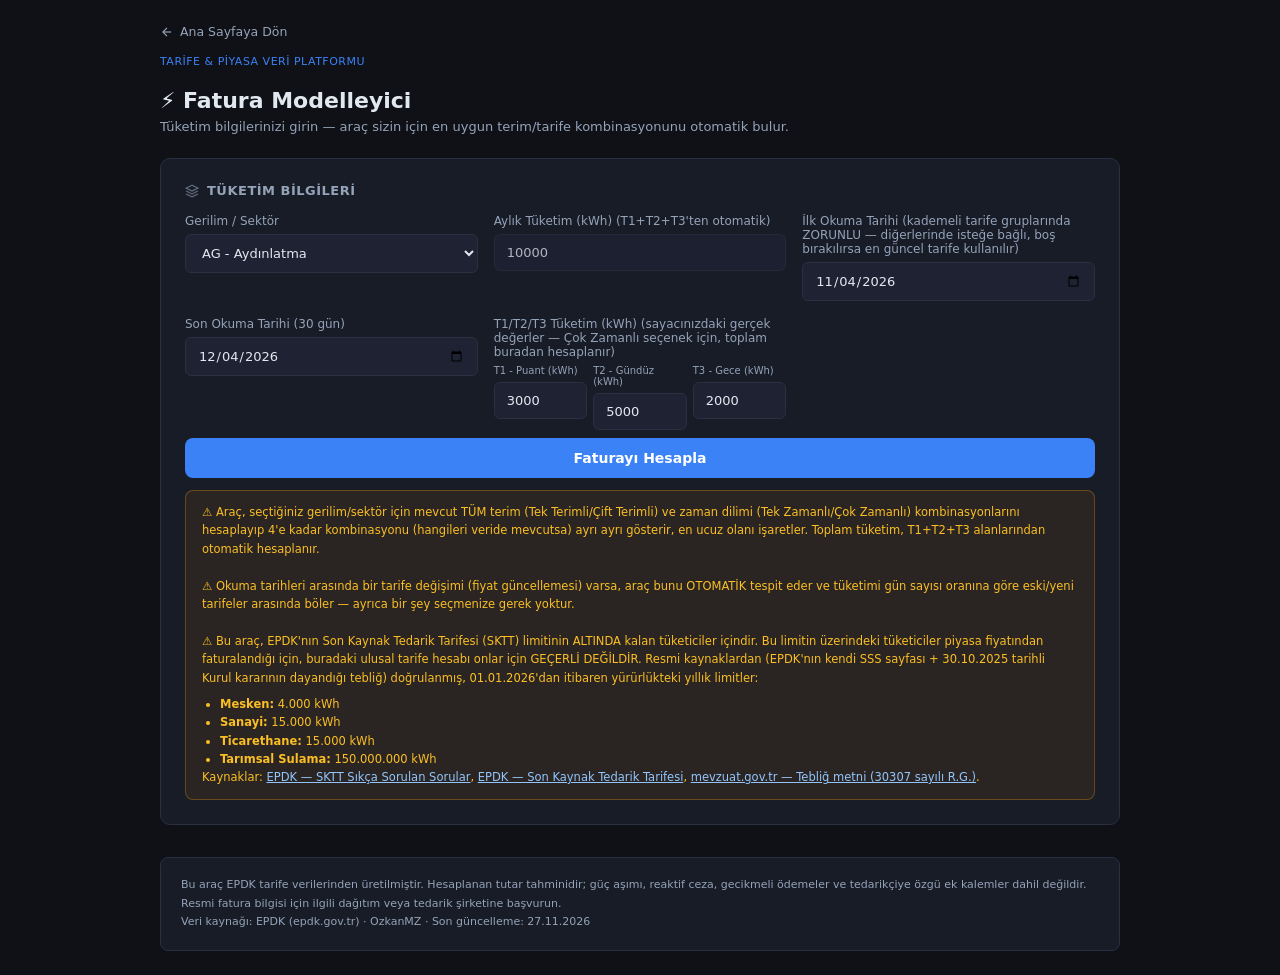
<file: fatura_modelleyici.html>
<!--
  ═══════════════════════════════════════════════════════════════════
  UYARI: BU BİR ŞABLON DOSYASIDIR — DOĞRUDAN AÇMAYIN / KULLANMAYIN.
  İçindeki yer tutucular (FATURA_CSS, GUNCEL_ZAMAN gibi isimler,
  çift süslü parantez içinde geçer) sadece fatura_modelleyici_uret.py
  çalıştırıldığında gerçek veriyle doldurulur.

  GERÇEK, ÇALIŞAN FATURA MODELLEYİCİ HER ZAMAN ŞURADADIR:
  Ciktilar\fatura_modelleyici.html

  Bu dosyayı (fatura_template.html) doğrudan bir tarayıcıya sürüklerseniz
  veya bir HTML önizleyicisine yapıştırırsanız doldurulmamış yer tutucular
  görürsünüz — bu normaldir, dosya bozuk değildir, sadece
  yanlış dosya açılmıştır.
  ═══════════════════════════════════════════════════════════════════
-->
<!DOCTYPE html>
<html lang="tr">
<head>
<meta charset="UTF-8">
<meta name="viewport" content="width=device-width, initial-scale=1.0">
<!-- CSP (08.08.2026, Faz 2 madde 2, Seçenek A — panel_template.html'deki
     AYNI gerekçe ve karar, tutarlılık için buraya da uygulandı). Ana
     panelden TEK farkı: burada Chart.js/CDN hiç kullanılmadığı için
     https://cdn.jsdelivr.net script-src'ye eklenmedi (en az yetki
     ilkesi — gerçekten kullanılmayan bir izin verilmez). -->
<meta http-equiv="Content-Security-Policy" content="default-src 'self'; script-src 'self' 'unsafe-inline'; style-src 'self' 'unsafe-inline' https://fonts.googleapis.com; font-src https://fonts.gstatic.com; img-src 'self' data:; object-src 'none'; base-uri 'self'; form-action 'self'">
<!-- HTML head/footer eşitleme (bkz. KARARLAR.md K183): favicon, panel_template.html
     ile AYNI ikon (aynı inline SVG logo) — önceden sadece panelde <link rel="icon">
     olarak tanımlıydı. -->
<link rel="icon" href="data:image/svg+xml,%3Csvg xmlns='http://www.w3.org/2000/svg' viewBox='0 0 240 240'%3E%3Cpath d='M 201.0 107.9 Q 208.0 120.0 201.0 132.1 L 171.0 184.1 Q 164.0 196.2 150.0 196.2 L 90.0 196.2 Q 76.0 196.2 69.0 184.1 L 39.0 132.1 Q 32.0 120.0 39.0 107.9 L 69.0 55.9 Q 76.0 43.8 90.0 43.8 L 150.0 43.8 Q 164.0 43.8 171.0 55.9 Z' fill='%23111e3d'/%3E%3Cpath d='M 201.0 107.9 Q 208.0 120.0 201.0 132.1 L 171.0 184.1 Q 164.0 196.2 150.0 196.2 L 90.0 196.2 Q 76.0 196.2 69.0 184.1 L 39.0 132.1 Q 32.0 120.0 39.0 107.9 L 69.0 55.9 Q 76.0 43.8 90.0 43.8 L 150.0 43.8 Q 164.0 43.8 171.0 55.9 Z' fill='none' stroke='%23b8934a' stroke-width='3'/%3E%3Cpolygon points='148,58 96,112 124,120 88,190 170,112 138,102' fill='%23e8dcc4'/%3E%3C/svg%3E">
<title>Fatura Modelleyici</title>
<link href="https://fonts.googleapis.com/css2?family=IBM+Plex+Sans:wght@400;500;600&family=IBM+Plex+Mono&display=swap" rel="stylesheet">
<style>/* ortak_tasarim_tokenlari.css — Panel ve Fatura Modelleyici arasında ORTAK
   olan temel tasarım token'ları (:root değişkenleri) için TEK kaynak.

   Kod tekrarı konsolidasyonu (bkz. KARARLAR.md K182): bu 11 değişken
   önceden hem panel_styles.css'in hem fatura_styles.css'in kendi :root
   bloklarında BİREBİR AYNI değerlerle iki kez elle yazılıydı — biri
   güncellenip diğeri unutulursa (ör. bir renk kodu değişse) iki sayfa
   sessizce birbirinden farklı görünmeye başlayabilirdi.

   NASIL ÇALIŞIYOR: birlesik_panel_uret.py ve fatura_modelleyici_uret.py,
   kendi panel_styles.css/fatura_styles.css içeriklerini okumadan HEMEN
   ÖNCE bu dosyanın içeriğini okuyup HTML çıktısına ekliyor. CSS'te aynı
   :root seçicisi birden fazla kez tanımlanabilir ve tüm bildirimler
   BİRİKİMLİ olarak uygulanır (çakışan bir özellik adı yoksa sıralamanın
   önemi yoktur) — bu yüzden bu bölünme, tarayıcıda görünen sonucu
   DEĞİŞTİRMEZ. Doğrulaması: dogrulama_calistir.py / KARARLAR.md K182'de
   açıklanan token-seti karşılaştırma testi.

   YENİ bir token eklerken: gerçekten HER İKİ sayfada da kullanılacaksa
   buraya ekleyin; sadece birinde kullanılacaksa ilgili sayfanın kendi
   panel_styles.css/fatura_styles.css dosyasına ekleyin (ör. --acc-light
   sadece panelde kullanıldığı için panel_styles.css'te kaldı). */
:root{--bg:#0f1117;--sur:#181c27;--sur2:#1e2233;--brd:#2a2f42;--acc:#3b82f6;--grn:#22c55e;--red:#ef4444;--txt:#e2e8f0;--mut:#94a3b8;--font:'IBM Plex Sans',system-ui,sans-serif;--mono:'IBM Plex Mono',monospace;}
/* Enerji-Portali — Fatura Modelleyici Stilleri (M8-Kademe2) */
/* Bu sayfanın tüm :root token'ları (--bg/--sur/--sur2/--brd/--acc/--grn/
   --red/--txt/--mut/--font/--mono) panel_styles.css ile BİREBİR ORTAKTI —
   artık ortak_tasarim_tokenlari.css'te TEK yerden yönetiliyor (bkz.
   KARARLAR.md K182). fatura_modelleyici_uret.py o dosyanın içeriğini bu
   dosyadan HEMEN ÖNCE ekliyor; bu yüzden burada ayrıca bir :root bloğuna
   gerek yok. */
*{box-sizing:border-box;margin:0;padding:0}
body{background:var(--bg);color:var(--txt);font-family:var(--font);min-height:100vh;padding:24px}
h1{font-size:22px;font-weight:600;margin-bottom:4px}
.eyebrow{font-size:11px;color:var(--acc);font-weight:500;text-transform:uppercase;letter-spacing:.5px;margin-bottom:20px}
.kart{background:var(--sur);border:1px solid var(--brd);border-radius:10px;padding:24px;margin-bottom:20px}
.kart-baslik{font-size:13px;font-weight:600;color:var(--mut);text-transform:uppercase;letter-spacing:.5px;margin-bottom:16px;display:flex;align-items:center;gap:8px}
.kart-baslik svg{opacity:.6}
.form-grid{display:grid;grid-template-columns:repeat(auto-fill,minmax(220px,1fr));gap:16px}
label{display:block;font-size:12px;color:var(--mut);margin-bottom:6px;font-weight:500}
select,input{width:100%;background:var(--sur2);border:1px solid var(--brd);border-radius:6px;padding:10px 12px;color:var(--txt);font-family:var(--font);font-size:13px;outline:none;transition:.15s}
select:focus,input:focus{border-color:var(--acc);box-shadow:0 0 0 2px rgba(59,130,246,.15)}
.btn{background:var(--acc);color:#fff;border:none;border-radius:8px;padding:12px 28px;font-size:14px;font-weight:600;font-family:var(--font);cursor:pointer;transition:.15s;width:100%;margin-top:8px}
.btn:hover{background:#2563eb}
.sonuc-grid{display:grid;grid-template-columns:repeat(auto-fit,minmax(280px,1fr));gap:20px}
.tarife-grid{display:grid;grid-template-columns:repeat(auto-fit,minmax(280px,1fr));gap:20px;margin-bottom:20px}
.sonuc-tablo{width:100%;border-collapse:collapse;font-size:13px}
.sonuc-tablo tr{border-bottom:1px solid var(--brd)}
.sonuc-tablo tr:last-child{border-bottom:none}
.sonuc-tablo td{padding:10px 8px}
.sonuc-tablo td:last-child{text-align:right;font-family:var(--mono);color:#93c5fd}
.sonuc-tablo tr.toplam{background:var(--sur2)}
.sonuc-tablo tr.toplam td{font-weight:600;font-size:14px}
.sonuc-tablo tr.toplam td:last-child{color:#fbbf24;font-size:15px}
.fark-kutu{border-radius:8px;padding:16px 20px;margin-top:0}
.fark-kutu.avantaj{background:rgba(34,197,94,.08);border:1px solid rgba(34,197,94,.3)}
.fark-kutu.dezavantaj{background:rgba(239,68,68,.08);border:1px solid rgba(239,68,68,.3)}
.fark-baslik{font-size:12px;color:var(--mut);margin-bottom:6px;font-weight:500}
.fark-deger{font-size:22px;font-weight:700;font-family:var(--mono)}
.fark-deger.avantaj{color:var(--grn)}
.fark-deger.dezavantaj{color:var(--red)}
.fark-aciklama{font-size:12px;margin-top:6px;opacity:.8}
.badge{display:inline-block;padding:3px 10px;border-radius:20px;font-size:11px;font-weight:600}
.badge-grn{background:rgba(34,197,94,.15);color:#4ade80}
.badge-red{background:rgba(239,68,68,.15);color:#f87171}
.kart-baslik .badge{margin-left:auto;text-transform:none;letter-spacing:0;}
.hidden{display:none}
.uyari{background:rgba(245,158,11,.08);border:1px solid rgba(245,158,11,.3);border-radius:8px;padding:12px 16px;font-size:11.5px;color:#fbbf24;line-height:1.6;margin-top:8px}
.footer{margin-top:32px;padding:18px 20px;background:var(--sur);border:1px solid var(--brd);border-radius:8px;color:var(--mut);font-size:11px;line-height:1.7}
.ust-cubuk{display:flex;justify-content:space-between;align-items:center;margin-bottom:16px;}
.dil-degistirici{display:flex;background:var(--sur2);border:1px solid var(--brd);border-radius:6px;overflow:hidden;flex-shrink:0;}
.dil-btn{background:transparent;border:none;color:var(--mut);font-size:11px;font-family:var(--mono);font-weight:600;padding:6px 10px;cursor:pointer;transition:.15s;}
.dil-btn:hover{color:var(--txt);}
.dil-btn.active{background:var(--acc);color:#fff;}
.dil-btn:not(:last-child){border-right:1px solid var(--brd);}
.sadece-yazdir{display:none}

/* PRINT / PDF ÇIKTISI (08.08.2026, Faz 2 madde 3 — G'nin de önerdiği
   "@media print, sıfır kütüphare bağımlılığı" yaklaşımı). Kullanıcı
   tarayıcının kendi Yazdır (Ctrl+P) diyaloğunda "PDF olarak kaydet"
   seçtiğinde devreye girer — hiçbir ek kütüphane/sunucu gerekmiyor,
   mevcut tek-dosya-offline mimariyle tam uyumlu. Koyu tema kağıda
   yazdırılmaya uygun değil (mürekkep israfı + okunaksız) — bu yüzden
   print modunda TÜM renkler açık temaya (siyah yazı, beyaz zemin)
   bilerek çevriliyor; ekran teması hiç değişmiyor. */
@media print {
  body{background:#fff;color:#111;padding:0;font-size:11px;}
  #girisFormu, .btn, .dil-degistirici, .uyari a{display:none !important;}
  .sadece-yazdir{display:block;margin-bottom:16px;border-bottom:2px solid #111;padding-bottom:10px;}
  .kart{background:#fff;border:1px solid #ccc;box-shadow:none;page-break-inside:avoid;margin-bottom:12px;}
  .kart-baslik{color:#111;}
  .fark-kutu.avantaj{background:#f0fdf4;border-color:#86efac;}
  .fark-kutu.dezavantaj{background:#fef2f2;border-color:#fca5a5;}
  .fark-deger.avantaj{color:#15803d;}
  .fark-deger.dezavantaj{color:#b91c1c;}
  .sonuc-tablo td{color:#111;}
  .sonuc-tablo td:last-child{color:#111;}
  .sonuc-tablo tr.toplam{background:#f3f4f6;}
  .sonuc-tablo tr.toplam td:last-child{color:#111;}
  .footer{background:#fff;border-color:#ccc;color:#555;}
  a{color:#111 !important;text-decoration:none;}
}
</style>
</head>
<!-- Yalnızca yazdırma/PDF çıktısında görünür, ekranda gizli — kurumsal
     antet (G'nin "resmi logolu antet" önerisi, kütüphanesiz sürümü). -->
<body>
<div class="sadece-yazdir">
  <strong style="font-size:16px;">Tarife &amp; Piyasa Veri Platformu — Fatura Modelleyici Raporu</strong><br>
  <span style="font-size:11px;color:#555;">Rapor tarihi: 27.11.2026 · ozkanmz.github.io/tarife-platform · Bu, EPDK/EPİAŞ açık verilerine dayanan bağımsız bir simülasyon aracıdır, resmi bir belge değildir.</span>
</div>

<div style="max-width:960px;margin:0 auto">

<!-- AS7 (27.07.2026, kullanıcı talebi): Ana panele geri dönüş linki.
     ÖNEMLİ İNCELİK: ana panel yerelde "Tarife_Piyasa_Veri_Platformu.html"
     adıyla dururken, canlı sitede (github_yayinla.py/canli-otomasyon.yml
     tarafından) "index.html" adıyla yayınlanıyor — TEK bir sabit href
     ikisinde de çalışmaz. Bu yüzden href, sayfa yüklenince JS ile
     location.protocol kontrolüyle DOĞRU dosya adına ayarlanıyor
     (id="anaSayfaLink", script bloğunun en başında çözülüyor).
     Yeni sekmede AÇMIYOR (bilerek) — bu link "geri dön" niyetinde,
     kullanıcı zaten Fatura Modelleyici'yi genelde ana panelden yeni
     sekmede açmıştı, burada mevcut sekmede geri dönmesi daha doğal. -->
<div class="ust-cubuk">
  <a id="anaSayfaLink" href="#" style="display:inline-flex;align-items:center;gap:6px;color:var(--mut);font-size:12.5px;text-decoration:none;">
    <svg width="14" height="14" viewBox="0 0 24 24" fill="none" stroke="currentColor" stroke-width="2"><line x1="19" y1="12" x2="5" y2="12"/><polyline points="12 19 5 12 12 5"/></svg>
    <span data-i18n="anaSayfayaDon">Ana Sayfaya Dön</span>
  </a>
  <!-- DİL ÖZELLİĞİ GEÇİCİ OLARAK DEVRE DIŞI (30.07.2026) — ana panelle aynı karar.
  <div class="dil-degistirici" title="Language / Dil">
    <button id="dilBtnTr" class="dil-btn active" onclick="dilDegistir('tr')">TR</button>
    <button id="dilBtnEn" class="dil-btn" onclick="dilDegistir('en')">EN</button>
  </div>
  -->
</div>

<div class="eyebrow" data-i18n="eyebrow">Tarife & Piyasa Veri Platformu</div>
<h1>⚡ <span data-i18n="faturaModelleyiciBaslik">Fatura Modelleyici</span></h1>
<p style="color:var(--mut);font-size:13px;margin-top:6px;margin-bottom:24px" data-i18n="giristAciklama">
  Tüketim bilgilerinizi girin — araç sizin için en uygun terim/tarife kombinasyonunu otomatik bulur.
</p>

<!-- GİRİŞ FORMU -->
<div class="kart" id="girisFormu">
  <div class="kart-baslik">
    <svg width="14" height="14" viewBox="0 0 24 24" fill="none" stroke="currentColor" stroke-width="2"><path d="M12 2L2 7l10 5 10-5-10-5z"/><path d="M2 17l10 5 10-5M2 12l10 5 10-5"/></svg>
    <span data-i18n="tuketimBilgileri">Tüketim Bilgileri</span>
  </div>
  <div class="form-grid">
    <div>
      <label for="selAbone" data-i18n="gerilimSektor">Gerilim / Sektör</label>
      <select id="selAbone" onchange="aboneGuncelle()"></select>
    </div>
    <div>
      <label for="inpTuketim"><span data-i18n="aylikTuketim">Aylık Tüketim (kWh)</span> <span style="color:var(--mut);font-weight:400;" data-i18n="otomatikT1T2T3">(T1+T2+T3'ten otomatik)</span></label>
      <input type="number" id="inpTuketim" value="0" readonly style="opacity:.75;cursor:not-allowed;">
    </div>
    <div>
      <label for="inpIlkOkuma"><span data-i18n="ilkOkumaTarihi">İlk Okuma Tarihi</span> <span style="color:var(--mut);font-weight:400;" data-i18n="ilkOkumaNotu">(kademeli tarife gruplarında ZORUNLU — diğerlerinde isteğe bağlı, boş bırakılırsa en güncel tarife kullanılır)</span></label>
      <input type="date" id="inpIlkOkuma" onchange="gunSayisiGuncelle()">
    </div>
    <div>
      <label for="inpSonOkuma"><span data-i18n="sonOkumaTarihi">Son Okuma Tarihi</span> <span id="lblGunSayisi" style="color:var(--mut);font-weight:400;"></span></label>
      <input type="date" id="inpSonOkuma" onchange="gunSayisiGuncelle()">
    </div>
    <div id="wrapGuc" class="hidden">
      <label for="inpGuc"><span data-i18n="anlasmaGucu">Anlaşma Gücü (kW)</span> <span style="color:var(--mut);font-weight:400;" data-i18n="ciftTerimliNotu">(Çift Terimli seçenek için)</span></label>
      <input type="number" id="inpGuc" value="100" min="1" data-i18n-placeholder="gucOrnekIpucu" placeholder="örn. 100">
    </div>
    <div id="wrapZaman">
      <label><span data-i18n="t1t2t3Tuketim">T1/T2/T3 Tüketim (kWh)</span> <span style="color:var(--mut);font-weight:400;" data-i18n="t1t2t3Notu">(sayacınızdaki gerçek değerler — Çok Zamanlı seçenek için, toplam buradan hesaplanır)</span></label>
      <div style="display:grid;grid-template-columns:1fr 1fr 1fr;gap:6px;margin-top:6px">
        <div><label for="inpPuant" style="font-size:10px" data-i18n="t1Puant">T1 - Puant (kWh)</label><input type="number" id="inpPuant" value="3000" min="0" oninput="tuketimGuncelle()"></div>
        <div><label for="inpGunduz" style="font-size:10px" data-i18n="t2Gunduz">T2 - Gündüz (kWh)</label><input type="number" id="inpGunduz" value="5000" min="0" oninput="tuketimGuncelle()"></div>
        <div><label for="inpGece" style="font-size:10px" data-i18n="t3Gece">T3 - Gece (kWh)</label><input type="number" id="inpGece" value="2000" min="0" oninput="tuketimGuncelle()"></div>
      </div>
    </div>
  </div>
  <button class="btn" onclick="hesapla()" data-i18n="faturayiHesapla">Faturayı Hesapla</button>
  <div class="uyari" style="margin-top:12px">
    <span data-i18n="uyari1">⚠ Araç, seçtiğiniz gerilim/sektör için mevcut TÜM terim (Tek Terimli/Çift Terimli) ve zaman dilimi
    (Tek Zamanlı/Çok Zamanlı) kombinasyonlarını hesaplayıp 4'e kadar kombinasyonu (hangileri veride
    mevcutsa) ayrı ayrı gösterir, en ucuz olanı işaretler. Toplam tüketim, T1+T2+T3 alanlarından
    otomatik hesaplanır.</span>
    <br><br>
    <span data-i18n="uyari2">⚠ Okuma tarihleri arasında bir tarife değişimi (fiyat güncellemesi) varsa, araç bunu OTOMATİK
    tespit eder ve tüketimi gün sayısı oranına göre eski/yeni tarifeler arasında böler — ayrıca bir
    şey seçmenize gerek yoktur.</span>
    <br><br>
    <span data-i18n="uyari3Baslik">⚠ Bu araç, EPDK'nın Son Kaynak Tedarik Tarifesi (SKTT) limitinin ALTINDA kalan tüketiciler içindir.
    Bu limitin üzerindeki tüketiciler piyasa fiyatından faturalandığı için, buradaki ulusal tarife hesabı
    onlar için GEÇERLİ DEĞİLDİR. Resmi kaynaklardan (EPDK'nın kendi SSS sayfası + 30.10.2025 tarihli
    Kurul kararının dayandığı tebliğ) doğrulanmış, 01.01.2026'dan itibaren yürürlükteki yıllık limitler:</span>
    <ul style="margin:8px 0 0 18px;padding:0;">
      <li><strong data-i18n="meskenEtiket">Mesken:</strong> 4.000 kWh</li>
      <li><strong data-i18n="sanayiEtiket">Sanayi:</strong> 15.000 kWh</li>
      <li><strong data-i18n="ticarethaneEtiket">Ticarethane:</strong> 15.000 kWh</li>
      <li><strong data-i18n="tarimsalSulamaEtiket">Tarımsal Sulama:</strong> 150.000.000 kWh</li>
    </ul>
    <span data-i18n="kaynaklarEtiket">Kaynaklar:</span>
    <a href="https://www.epdk.gov.tr/Detay/Icerik/16-38/son-kaynak-tedarik-tarifesi-sktt-sikca-sorulan-" target="_blank" rel="noopener" style="color:#93c5fd;" data-i18n="kaynakSktt1">EPDK — SKTT Sıkça Sorulan Sorular</a>,
    <a href="https://www.epdk.gov.tr/Detay/Icerik/3-15589/son-kaynak-tedarik-tarifesi" target="_blank" rel="noopener" style="color:#93c5fd;" data-i18n="kaynakSktt2">EPDK — Son Kaynak Tedarik Tarifesi</a>,
    <a href="https://mevzuat.gov.tr/File/GeneratePdf?mevzuatNo=24339&mevzuatTur=Teblig&mevzuatTertip=5" target="_blank" rel="noopener" style="color:#93c5fd;" data-i18n="kaynakTeblig">mevzuat.gov.tr — Tebliğ metni (30307 sayılı R.G.)</a>.
  </div>
</div>

<!-- SONUÇLAR -->
<div id="sonuclar" class="hidden">
  <button class="btn" style="width:auto;padding:8px 18px;font-size:12px;margin-bottom:16px;background:var(--sur2);color:var(--txt);border:1px solid var(--brd);" onclick="window.print()">
    <span data-i18n="raporuYazdir">🖨 Raporu Yazdır / PDF Olarak Kaydet</span>
  </button>
  <!-- Tarife Faturası/ları (1-4 kart, JS ile üretilir) -->
  <div class="tarife-grid" id="tarifeKartlari"></div>

  <div class="kart">
    <div class="kart-baslik">
      <svg width="14" height="14" viewBox="0 0 24 24" fill="none" stroke="currentColor" stroke-width="2"><path d="M3 3v18h18"/><path d="M18 9l-5 5-3-3-4 4"/></svg>
      <span data-i18n="ozet">Özet</span>
    </div>
    <div class="fark-kutu" id="kutuTarife">
      <div class="fark-baslik" data-i18n="enUcuzTarifeSecenegi">En Ucuz Tarife Seçeneği</div>
      <div class="fark-deger" id="degerTarife"></div>
    </div>
    <div class="fark-kutu" id="kutuSktt" style="display:none;margin-top:12px;">
      <div class="fark-baslik" data-i18n="skttDurumBaslik">SKTT Limit Durumu (yıllıklaştırılmış projeksiyon)</div>
      <div class="fark-deger" id="degerSktt"></div>
      <div class="fark-aciklama" id="aciklamaSktt"></div>
    </div>
  </div>

  <!-- ESKİ TARİFE İLE KIYASLA -->
  <div class="kart">
    <div class="kart-baslik">
      <svg width="14" height="14" viewBox="0 0 24 24" fill="none" stroke="currentColor" stroke-width="2"><circle cx="12" cy="12" r="10"/><polyline points="12 6 12 12 16 14"/></svg>
      <span data-i18n="farkliDonemleKiyasla">Farklı Bir Tarife Dönemiyle Kıyasla</span>
    </div>
    <p style="font-size:12px;color:var(--mut);margin-bottom:12px;" data-i18n="kiyaslaAciklama">
      Aynı tüketimi, EN UCUZ seçeneğinizin (yukarıdaki) terim/zaman kombinasyonuyla ama FARKLI bir
      tarife döneminin (örn. geçen yılki) fiyatlarıyla hesaplar — "eski tarifeyle ne öderdim" sorusuna cevap verir.
    </p>
    <div style="display:flex;gap:10px;align-items:flex-end;flex-wrap:wrap;">
      <div style="flex:1;min-width:180px;">
        <label for="selEskiDonem" data-i18n="kiyaslanacakDonem">Kıyaslanacak Tarife Dönemi</label>
        <select id="selEskiDonem"></select>
      </div>
      <button class="btn" style="width:auto;margin-top:0;padding:10px 20px;" onclick="eskiTarifeKiyasla()" data-i18n="kiyasla">Kıyasla</button>
    </div>
    <div id="eskiKiyasSonuc" style="margin-top:16px;"></div>
  </div>
</div>

<div class="footer">
  <span data-i18n="footerP1">Bu araç EPDK tarife verilerinden üretilmiştir. Hesaplanan tutar tahminidir; güç aşımı, reaktif ceza,
  gecikmeli ödemeler ve tedarikçiye özgü ek kalemler dahil değildir. Resmi fatura bilgisi için
  ilgili dağıtım veya tedarik şirketine başvurun.</span><br>
  <span data-i18n="footerVeriKaynagi">Veri kaynağı: EPDK (epdk.gov.tr)</span> · OzkanMZ · <span data-i18n="sonGuncelleme">Son güncelleme:</span> 27.11.2026
</div>

</div><!-- /max-width -->

<script>// ortak_dil_motoru.js — Panel ve Fatura Modelleyici arasında BİREBİR ORTAK
// olan dil (TR/EN) motoru fonksiyonları için TEK kaynak.
//
// Kod tekrarı konsolidasyonu (bkz. KARARLAR.md K182): _cvr() ve
// dilBtnDurumGuncelle() önceden panel_logic.js ve fatura_logic.js'de
// BİREBİR AYNI kodla iki kez ayrı ayrı tanımlıydı (diff ile doğrulandı,
// tek karakter farkı yok) — tek kaynağa indirgendi.
//
// dilUygulaStatikMetinler() BİLEREK BURAYA TAŞINMADI: ilk bakışta aynı
// görünse de panel_logic.js'deki sürüm data-i18n-title elemanlarını işler
// VE sonunda panele özgü saglikRozetiCevir()/kapsamRozetiCevir()
// çağrılarını yapar; fatura_logic.js'deki sürüm ise bunun yerine
// data-i18n-placeholder elemanlarını işler. Gerçekten aynı DEĞİLLER —
// her biri kendi dosyasında (panel_logic.js / fatura_logic.js) ayrı ayrı
// tanımlı kalmaya devam ediyor.
//
// SOZLUK ve AppState HER SAYFANIN KENDİ dosyasında (panel_logic.js /
// fatura_logic.js) ayrı ayrı tanımlı kalır — sadece bu iki fonksiyon
// (motor) ortak, sözlük İÇERİĞİ ortak DEĞİL.
//
// NASIL ÇALIŞIYOR: birlesik_panel_uret.py ve fatura_modelleyici_uret.py,
// kendi panel_logic.js/fatura_logic.js içeriklerini okumadan HEMEN ÖNCE
// bu dosyanın içeriğini okuyup HTML çıktısına ekliyor. Bu fonksiyonlar
// SOZLUK/AppState'e sadece ÇAĞRILDIKLARINDA (sayfa yüklendikten sonra)
// erişiyor, script TANIMLANIRKEN değil — bu yüzden sıralama (ortak motor
// önce mi SOZLUK önce mi geldi) render sonucunu etkilemez.

// _cvr(anahtar, ...args) — geçerli dile göre sözlükten metni döndürür.
// Fonksiyon değeri (parametreli metinler için) otomatik çağrılır. Anahtar
// sözlükte yoksa (henüz eklenmemiş bir alan varsa) sessizce anahtarın
// kendisini döndürür — sayfa asla "undefined" göstermez, en kötü ihtimalle
// İngilizcede de Türkçesi görünür (fark edilir, ama sayfa ÇÖKMEZ).
function _cvr(anahtar){
    var dil = (typeof AppState !== "undefined" && AppState.dil) ? AppState.dil : "tr";
    var kaynak = SOZLUK[dil] || SOZLUK.tr;
    var deger = kaynak[anahtar];
    if(deger === undefined) return (SOZLUK.tr[anahtar] !== undefined ? SOZLUK.tr[anahtar] : anahtar);
    if(typeof deger === "function") return deger.apply(null, Array.prototype.slice.call(arguments, 1));
    return deger;
}

function dilBtnDurumGuncelle(){
    var btnTr = document.getElementById("dilBtnTr"), btnEn = document.getElementById("dilBtnEn");
    if(!btnTr || !btnEn) return;
    btnTr.classList.toggle("active", AppState.dil === "tr");
    btnEn.classList.toggle("active", AppState.dil === "en");
}

var tarifeData  = [{"ana": "İletim", "terim": "İletim Sistemi Kullanıcıları", "abone": "İletim Kullanıcısı", "bedel": "Tek Zamanlı Enerji Bedeli (TL/kWh)", "degerler": {"01.01.2020": 0.487941, "01.04.2020": 0.487941, "01.07.2020": 0.487941, "01.08.2020": 0.487941, "01.10.2020": 0.517407, "01.01.2021": 0.551544, "01.04.2021": 0.551544, "01.07.2021": 0.6386999999999999, "01.01.2022": 1.4742629999999999, "01.02.2022": 1.4742629999999999, "01.03.2022": 1.4742629999999999, "01.04.2022": 1.954965, "01.06.2022": 2.453607, "01.07.2022": 2.453607, "01.09.2022": 3.700212, "01.10.2022": 3.700212, "01.01.2023": 3.061338, "01.04.2023": 2.584316, "01.07.2023": 2.584316, "01.10.2023": 3.124942, "01.01.2024": 3.124942, "01.07.2024": 3.124942, "05.04.2025": 3.124942, "04.04.2026": 3.124942}}, {"ana": "İletim", "terim": "İletim Sistemi Kullanıcıları", "abone": "İletim Kullanıcısı", "bedel": "Çok Zamanlı Enerji Bedeli Gündüz (TL/kWh)", "degerler": {"01.01.2020": 0.494665, "01.04.2020": 0.494665, "01.07.2020": 0.494665, "01.08.2020": 0.494665, "01.10.2020": 0.524518, "01.01.2021": 0.559104, "01.04.2021": 0.559104, "01.07.2021": 0.647394, "01.01.2022": 1.49396, "01.02.2022": 1.49396, "01.03.2022": 1.49396, "01.04.2022": 1.979034, "01.06.2022": 2.483693, "01.07.2022": 2.483693, "01.09.2022": 3.7453410000000003, "01.10.2022": 3.7453410000000003, "01.01.2023": 3.1005540000000003, "01.04.2023": 2.617649, "01.07.2023": 2.617649, "01.10.2023": 3.1649410000000002, "01.01.2024": 3.1649410000000002, "01.07.2024": 3.1649410000000002, "05.04.2025": 3.1649410000000002, "04.04.2026": 3.1649410000000002}}, {"ana": "İletim", "terim": "İletim Sistemi Kullanıcıları", "abone": "İletim Kullanıcısı", "bedel": "Çok Zamanlı Enerji Bedeli Puant (TL/kWh)", "degerler": {"01.01.2020": 0.816195, "01.04.2020": 0.816195, "01.07.2020": 0.816195, "01.08.2020": 0.816195, "01.10.2020": 0.864536, "01.01.2021": 0.920586, "01.04.2021": 0.920586, "01.07.2021": 1.063099, "01.01.2022": 2.435779, "01.02.2022": 2.435779, "01.03.2022": 2.435779, "01.04.2022": 3.1297699999999997, "01.06.2022": 3.922113, "01.07.2022": 3.922113, "01.09.2022": 5.902971, "01.10.2022": 5.902971, "01.01.2023": 4.9746749999999995, "01.04.2023": 4.210652, "01.07.2023": 4.210652, "01.10.2023": 5.076544999999999, "01.01.2024": 5.076544999999999, "01.07.2024": 5.076544999999999, "05.04.2025": 5.076544999999999, "04.04.2026": 5.076544999999999}}, {"ana": "İletim", "terim": "İletim Sistemi Kullanıcıları", "abone": "İletim Kullanıcısı", "bedel": "Çok Zamanlı Enerji Bedeli Gece (TL/kWh)", "degerler": {"01.01.2020": 0.23515899999999998, "01.04.2020": 0.23515899999999998, "01.07.2020": 0.23515899999999998, "01.08.2020": 0.23515899999999998, "01.10.2020": 0.25009, "01.01.2021": 0.267352, "01.04.2021": 0.267352, "01.07.2021": 0.31188, "01.01.2022": 0.733821, "01.02.2022": 0.733821, "01.03.2022": 0.733821, "01.04.2022": 1.050276, "01.06.2022": 1.322746, "01.07.2022": 1.322746, "01.09.2022": 2.003921, "01.10.2022": 2.003921, "01.01.2023": 1.587949, "01.04.2023": 1.331935, "01.07.2023": 1.331935, "01.10.2023": 1.622084, "01.01.2024": 1.622084, "01.07.2024": 1.622084, "05.04.2025": 1.622084, "04.04.2026": 1.622084}}, {"ana": "İletim", "terim": "İletim Sistemi Kullanıcıları", "abone": "İletim Kullanıcısı", "bedel": "Yeşil Enerji Bedeli (TL/kWh)", "degerler": {"01.01.2020": "-", "01.04.2020": "-", "01.07.2020": "-", "01.08.2020": 0.6997485981175302, "01.10.2020": 0.802461, "01.01.2021": 0.7575911593527749, "01.04.2021": 0.747372, "01.07.2021": 0.9262269999999999, "01.01.2022": 1.8901810000000001, "01.02.2022": 1.8901810000000001, "01.03.2022": 1.8901810000000001, "01.04.2022": 2.048204, "01.06.2022": 2.622851, "01.07.2022": 2.622851, "01.09.2022": 4.059469, "01.10.2022": 4.059469, "01.01.2023": 3.061338, "01.04.2023": 2.584316, "01.07.2023": 2.584316, "01.10.2023": 3.124942, "01.01.2024": 3.124942, "01.07.2024": 3.142697, "05.04.2025": 3.3973750000000003, "04.04.2026": 3.454688}}, {"ana": "Dağıtım", "terim": "OG Çift Terimli", "abone": "OG ÇT - Sanayi", "bedel": "Tek Zamanlı Enerji Bedeli (TL/kWh)", "degerler": {"01.01.2020": 0.481916, "01.04.2020": 0.483973, "01.07.2020": 0.49073700000000003, "01.08.2020": 0.49073700000000003, "01.10.2020": 0.523469, "01.01.2021": 0.547497, "01.04.2021": 0.547071, "01.07.2021": 0.638338, "01.01.2022": 1.573709, "01.02.2022": 1.573709, "01.03.2022": 1.573709, "01.04.2022": 1.954965, "01.06.2022": 2.483714, "01.07.2022": 2.483714, "01.09.2022": 3.805587, "01.10.2022": 3.805587, "01.01.2023": 2.956209, "01.04.2023": 2.456997, "01.07.2023": 2.418802, "01.10.2023": 2.984576, "01.01.2024": 2.984576, "01.07.2024": 2.742853, "05.04.2025": 2.85745, "04.04.2026": 2.909687}}, {"ana": "Dağıtım", "terim": "OG Çift Terimli", "abone": "OG ÇT - Sanayi", "bedel": "Çok Zamanlı Enerji Bedeli Gündüz (TL/kWh)", "degerler": {"01.01.2020": 0.488641, "01.04.2020": 0.490698, "01.07.2020": 0.497462, "01.08.2020": 0.497462, "01.10.2020": 0.5305810000000001, "01.01.2021": 0.555058, "01.04.2021": 0.554632, "01.07.2021": 0.647033, "01.01.2022": 1.593408, "01.02.2022": 1.593408, "01.03.2022": 1.593408, "01.04.2022": 1.979034, "01.06.2022": 2.513801, "01.07.2022": 2.513801, "01.09.2022": 3.850718, "01.10.2022": 3.850718, "01.01.2023": 2.994085, "01.04.2023": 2.489192, "01.07.2023": 2.450997, "01.10.2023": 3.02321, "01.01.2024": 3.02321, "01.07.2024": 2.7814870000000003, "05.04.2025": 2.899947, "04.04.2026": 2.956124}}, {"ana": "Dağıtım", "terim": "OG Çift Terimli", "abone": "OG ÇT - Sanayi", "bedel": "Çok Zamanlı Enerji Bedeli Puant (TL/kWh)", "degerler": {"01.01.2020": 0.810172, "01.04.2020": 0.812229, "01.07.2020": 0.818993, "01.08.2020": 0.818993, "01.10.2020": 0.8706, "01.01.2021": 0.916541, "01.04.2021": 0.916115, "01.07.2021": 1.062738, "01.01.2022": 2.535227, "01.02.2022": 2.535227, "01.03.2022": 2.535227, "01.04.2022": 3.1297699999999997, "01.06.2022": 3.952221, "01.07.2022": 3.952221, "01.09.2022": 6.008348, "01.10.2022": 6.008348, "01.01.2023": 4.8048399999999996, "01.04.2023": 4.028333, "01.07.2023": 3.990138, "01.10.2023": 4.870179, "01.01.2024": 4.870179, "01.07.2024": 4.628456, "05.04.2025": 4.931613, "04.04.2026": 4.953736}}, {"ana": "Dağıtım", "terim": "OG Çift Terimli", "abone": "OG ÇT - Sanayi", "bedel": "Çok Zamanlı Enerji Bedeli Gece (TL/kWh)", "degerler": {"01.01.2020": 0.22913499999999998, "01.04.2020": 0.23119199999999998, "01.07.2020": 0.237956, "01.08.2020": 0.237956, "01.10.2020": 0.256153, "01.01.2021": 0.263306, "01.04.2021": 0.26288, "01.07.2021": 0.311518, "01.01.2022": 0.833267, "01.02.2022": 0.833267, "01.03.2022": 0.833267, "01.04.2022": 1.050276, "01.06.2022": 1.352853, "01.07.2022": 1.352853, "01.09.2022": 2.109296, "01.10.2022": 2.109296, "01.01.2023": 1.532625, "01.04.2023": 1.246951, "01.07.2023": 1.2087560000000002, "01.10.2023": 1.53252, "01.01.2024": 1.53252, "01.07.2024": 1.290797, "05.04.2025": 1.260188, "04.04.2026": 1.34385}}, {"ana": "Dağıtım", "terim": "OG Çift Terimli", "abone": "OG ÇT - Sanayi", "bedel": "Dağıtım Bedeli (TL/kWh)", "degerler": {"01.01.2020": 0.101794, "01.04.2020": 0.09969599999999999, "01.07.2020": 0.092797, "01.08.2020": 0.092797, "01.10.2020": 0.093758, "01.01.2021": 0.108794, "01.04.2021": 0.109227, "01.07.2021": 0.11704, "01.01.2022": 0.145454, "01.02.2022": 0.145454, "01.03.2022": 0.145454, "01.04.2022": 0.147972, "01.06.2022": 0.147972, "01.07.2022": 0.147972, "01.09.2022": 0.147972, "01.10.2022": 0.147972, "01.01.2023": 0.343846, "01.04.2023": 0.343846, "01.07.2023": 0.379163, "01.10.2023": 0.379163, "01.01.2024": 0.379163, "01.07.2024": 0.602673, "05.04.2025": 0.810595, "04.04.2026": 1.070498}}, {"ana": "Dağıtım", "terim": "OG Çift Terimli", "abone": "OG ÇT - Sanayi", "bedel": "Güç Bedeli (TL/kW/Ay)", "degerler": {"01.01.2020": 3.3830925917468773, "01.04.2020": 3.313344741932403, "01.07.2020": 3.084075851184897, "01.08.2020": 3.084075851184897, "01.10.2020": 3.1160088151262655, "01.01.2021": 3.615722, "01.04.2021": 3.63013, "01.07.2021": 3.889779, "01.01.2022": 4.834102, "01.02.2022": 4.834102, "01.03.2022": 4.834102, "01.04.2022": 4.917791, "01.06.2022": 4.917791, "01.07.2022": 4.917791, "01.09.2022": 4.917791, "01.10.2022": 4.917791, "01.01.2023": 11.427593, "01.04.2023": 11.427593, "01.07.2023": 12.601334999999999, "01.10.2023": 12.601334999999999, "01.01.2024": 12.601334999999999, "01.07.2024": 20.028284, "05.04.2025": 26.938042999999997, "04.04.2026": 35.575915}}, {"ana": "Dağıtım", "terim": "OG Çift Terimli", "abone": "OG ÇT - Sanayi", "bedel": "Güç Aşım Bedeli (TL/kW/Ay)", "degerler": {"01.01.2020": 6.7661851834937545, "01.04.2020": 6.626689483864806, "01.07.2020": 6.168151702369794, "01.08.2020": 6.168151702369794, "01.10.2020": 6.232017630252531, "01.01.2021": 7.231444, "01.04.2021": 7.26026, "01.07.2021": 7.779558, "01.01.2022": 9.668204, "01.02.2022": 9.668204, "01.03.2022": 9.668204, "01.04.2022": 9.835582, "01.06.2022": 9.835582, "01.07.2022": 9.835582, "01.09.2022": 9.835582, "01.10.2022": 9.835582, "01.01.2023": 22.855186, "01.04.2023": 22.855186, "01.07.2023": 25.202669999999998, "01.10.2023": 25.202669999999998, "01.01.2024": 25.202669999999998, "01.07.2024": 40.056568, "05.04.2025": 53.876085999999994, "04.04.2026": 71.15183}}, {"ana": "Dağıtım", "terim": "OG Çift Terimli", "abone": "OG ÇT - Sanayi", "bedel": "Reaktif Bedeli (TL/kVarh)", "degerler": {"01.01.2020": 0.332239, "01.04.2020": 0.325389, "01.07.2020": 0.30287400000000003, "01.08.2020": 0.30287400000000003, "01.10.2020": 0.30601, "01.01.2021": 0.355085, "01.04.2021": 0.3565, "01.07.2021": 0.381999, "01.01.2022": 0.474737, "01.02.2022": 0.474737, "01.03.2022": 0.474737, "01.04.2022": 0.482956, "01.06.2022": 0.482956, "01.07.2022": 0.482956, "01.09.2022": 0.482956, "01.10.2022": 0.482956, "01.01.2023": 1.122257, "01.04.2023": 1.122257, "01.07.2023": 1.237525, "01.10.2023": 1.237525, "01.01.2024": 1.237525, "01.07.2024": 1.966895, "05.04.2025": 2.6454739999999997, "04.04.2026": 3.493698}}, {"ana": "Dağıtım", "terim": "OG Çift Terimli", "abone": "OG ÇT - Sanayi", "bedel": "Yeşil Enerji Bedeli (TL/kWh)", "degerler": {"01.01.2020": "-", "01.04.2020": "-", "01.07.2020": "-", "01.08.2020": 0.6997485981175302, "01.10.2020": 0.802461, "01.01.2021": 0.7575911593527749, "01.04.2021": 0.747372, "01.07.2021": 0.9262269999999999, "01.01.2022": 1.8901810000000001, "01.02.2022": 1.8901810000000001, "01.03.2022": 1.8901810000000001, "01.04.2022": 2.048204, "01.06.2022": 2.622851, "01.07.2022": 2.622851, "01.09.2022": 4.059469, "01.10.2022": 4.059469, "01.01.2023": 3.061338, "01.04.2023": 2.584316, "01.07.2023": 2.584316, "01.10.2023": 3.124942, "01.01.2024": 3.124942, "01.07.2024": 3.142697, "05.04.2025": 3.3973750000000003, "04.04.2026": 3.454688}}, {"ana": "Dağıtım", "terim": "OG Çift Terimli", "abone": "OG ÇT - Kamu ve Özel Hizmetler Sektörü (Ticarethane)", "bedel": "Tek Zamanlı Enerji Bedeli (TL/kWh)", "degerler": {"01.01.2020": 0.521229, "01.04.2020": 0.524258, "01.07.2020": 0.534213, "01.08.2020": 0.534213, "01.10.2020": 0.571457, "01.01.2021": 0.594037, "01.04.2021": 0.593409, "01.07.2021": 0.696006, "01.01.2022": 1.797944, "01.02.2022": 1.797944, "01.03.2022": 1.797944, "01.04.2022": 1.7938489999999998, "01.06.2022": 2.302455, "01.07.2022": 2.302455, "01.09.2022": 3.065364, "01.10.2022": 3.065364, "01.01.2023": 2.7469099999999997, "01.04.2023": 2.251019, "01.07.2023": 2.1936, "01.10.2023": 2.75561, "01.01.2024": 2.75561, "01.07.2024": 3.066641, "05.04.2025": 3.33557, "04.04.2026": 3.2620240000000003}}, {"ana": "Dağıtım", "terim": "OG Çift Terimli", "abone": "OG ÇT - Kamu ve Özel Hizmetler Sektörü (Ticarethane)", "bedel": "Çok Zamanlı Enerji Bedeli Gündüz (TL/kWh)", "degerler": {"01.01.2020": 0.527338, "01.04.2020": 0.530367, "01.07.2020": 0.5403220000000001, "01.08.2020": 0.5403220000000001, "01.10.2020": 0.577917, "01.01.2021": 0.600904, "01.04.2021": 0.600276, "01.07.2021": 0.703903, "01.01.2022": 1.816169, "01.02.2022": 1.816169, "01.03.2022": 1.816169, "01.04.2022": 1.812074, "01.06.2022": 2.325236, "01.07.2022": 2.325236, "01.09.2022": 3.0949790000000004, "01.10.2022": 3.0949790000000004, "01.01.2023": 2.776525, "01.04.2023": 2.276192, "01.07.2023": 2.218773, "01.10.2023": 2.785817, "01.01.2024": 2.785817, "01.07.2024": 3.1028890000000002, "05.04.2025": 3.377255, "04.04.2026": 3.307886}}, {"ana": "Dağıtım", "terim": "OG Çift Terimli", "abone": "OG ÇT - Kamu ve Özel Hizmetler Sektörü (Ticarethane)", "bedel": "Çok Zamanlı Enerji Bedeli Puant (TL/kWh)", "degerler": {"01.01.2020": 0.877241, "01.04.2020": 0.88027, "01.07.2020": 0.8902249999999999, "01.08.2020": 0.8902249999999999, "01.10.2020": 0.94794, "01.01.2021": 0.994221, "01.04.2021": 0.9935930000000001, "01.07.2021": 1.156218, "01.01.2022": 2.860048, "01.02.2022": 2.860048, "01.03.2022": 2.860048, "01.04.2022": 2.855953, "01.06.2022": 3.6300850000000002, "01.07.2022": 3.6300850000000002, "01.09.2022": 4.791283, "01.10.2022": 4.791283, "01.01.2023": 4.472829, "01.04.2023": 3.71805, "01.07.2023": 3.6606310000000004, "01.10.2023": 4.5160469999999995, "01.01.2024": 4.5160469999999995, "01.07.2024": 5.179165, "05.04.2025": 5.764973, "04.04.2026": 5.672128}}, {"ana": "Dağıtım", "terim": "OG Çift Terimli", "abone": "OG ÇT - Kamu ve Özel Hizmetler Sektörü (Ticarethane)", "bedel": "Çok Zamanlı Enerji Bedeli Gece (TL/kWh)", "degerler": {"01.01.2020": 0.248933, "01.04.2020": 0.251962, "01.07.2020": 0.261917, "01.08.2020": 0.261917, "01.10.2020": 0.283504, "01.01.2021": 0.287957, "01.04.2021": 0.287329, "01.07.2021": 0.34401400000000004, "01.01.2022": 0.9855970000000001, "01.02.2022": 0.9855970000000001, "01.03.2022": 0.9855970000000001, "01.04.2022": 0.981502, "01.06.2022": 1.287021, "01.07.2022": 1.287021, "01.09.2022": 1.7453, "01.10.2022": 1.7453, "01.01.2023": 1.4268459999999998, "01.04.2023": 1.128965, "01.07.2023": 1.071546, "01.10.2023": 1.409145, "01.01.2024": 1.409145, "01.07.2024": 1.4508830000000001, "05.04.2025": 1.477449, "04.04.2026": 1.4267519999999998}}, {"ana": "Dağıtım", "terim": "OG Çift Terimli", "abone": "OG ÇT - Kamu ve Özel Hizmetler Sektörü (Ticarethane)", "bedel": "Dağıtım Bedeli (TL/kWh)", "degerler": {"01.01.2020": 0.158644, "01.04.2020": 0.155373, "01.07.2020": 0.144622, "01.08.2020": 0.144622, "01.10.2020": 0.146119, "01.01.2021": 0.169552, "01.04.2021": 0.170228, "01.07.2021": 0.182404, "01.01.2022": 0.22668600000000003, "01.02.2022": 0.22668600000000003, "01.03.2022": 0.22668600000000003, "01.04.2022": 0.230611, "01.06.2022": 0.230611, "01.07.2022": 0.230611, "01.09.2022": 0.230611, "01.10.2022": 0.230611, "01.01.2023": 0.535875, "01.04.2023": 0.535875, "01.07.2023": 0.590916, "01.10.2023": 0.590916, "01.01.2024": 0.590916, "01.07.2024": 0.9392510000000001, "05.04.2025": 1.263293, "04.04.2026": 1.668345}}, {"ana": "Dağıtım", "terim": "OG Çift Terimli", "abone": "OG ÇT - Kamu ve Özel Hizmetler Sektörü (Ticarethane)", "bedel": "Güç Bedeli (TL/kW/Ay)", "degerler": {"01.01.2020": 5.563875327423461, "01.04.2020": 5.334458998901864, "01.07.2020": 4.965337886348092, "01.08.2020": 4.965337886348092, "01.10.2020": 5.0167497073707645, "01.01.2021": 5.821284, "01.04.2021": 5.84448, "01.07.2021": 6.262513, "01.01.2022": 7.782866, "01.02.2022": 7.782866, "01.03.2022": 7.782866, "01.04.2022": 7.917604, "01.06.2022": 7.917604, "01.07.2022": 7.917604, "01.09.2022": 7.917604, "01.10.2022": 7.917604, "01.01.2023": 18.398334, "01.04.2023": 18.398334, "01.07.2023": 20.288050000000002, "01.10.2023": 20.288050000000002, "01.01.2024": 20.288050000000002, "01.07.2024": 32.245379, "05.04.2025": 43.370036, "04.04.2026": 89.14752}}, {"ana": "Dağıtım", "terim": "OG Çift Terimli", "abone": "OG ÇT - Kamu ve Özel Hizmetler Sektörü (Ticarethane)", "bedel": "Güç Aşım Bedeli (TL/kW/Ay)", "degerler": {"01.01.2020": 11.127750654846922, "01.04.2020": 10.668917997803728, "01.07.2020": 9.930675772696183, "01.08.2020": 9.930675772696183, "01.10.2020": 10.033499414741529, "01.01.2021": 11.642568, "01.04.2021": 11.68896, "01.07.2021": 12.525026, "01.01.2022": 15.565732, "01.02.2022": 15.565732, "01.03.2022": 15.565732, "01.04.2022": 15.835208, "01.06.2022": 15.835208, "01.07.2022": 15.835208, "01.09.2022": 15.835208, "01.10.2022": 15.835208, "01.01.2023": 36.796668, "01.04.2023": 36.796668, "01.07.2023": 40.576100000000004, "01.10.2023": 40.576100000000004, "01.01.2024": 40.576100000000004, "01.07.2024": 64.490758, "05.04.2025": 86.740072, "04.04.2026": 178.29504}}, {"ana": "Dağıtım", "terim": "OG Çift Terimli", "abone": "OG ÇT - Kamu ve Özel Hizmetler Sektörü (Ticarethane)", "bedel": "Reaktif Bedeli (TL/kVarh)", "degerler": {"01.01.2020": 0.332239, "01.04.2020": 0.325389, "01.07.2020": 0.30287400000000003, "01.08.2020": 0.30287400000000003, "01.10.2020": 0.30601, "01.01.2021": 0.355085, "01.04.2021": 0.3565, "01.07.2021": 0.381999, "01.01.2022": 0.474737, "01.02.2022": 0.474737, "01.03.2022": 0.474737, "01.04.2022": 0.482956, "01.06.2022": 0.482956, "01.07.2022": 0.482956, "01.09.2022": 0.482956, "01.10.2022": 0.482956, "01.01.2023": 1.122257, "01.04.2023": 1.122257, "01.07.2023": 1.237525, "01.10.2023": 1.237525, "01.01.2024": 1.237525, "01.07.2024": 1.966895, "05.04.2025": 2.6454739999999997, "04.04.2026": 3.493698}}, {"ana": "Dağıtım", "terim": "OG Çift Terimli", "abone": "OG ÇT - Kamu ve Özel Hizmetler Sektörü (Ticarethane)", "bedel": "Yeşil Enerji Bedeli (TL/kWh)", "degerler": {"01.01.2020": "-", "01.04.2020": "-", "01.07.2020": "-", "01.08.2020": 0.6997485981175302, "01.10.2020": 0.802461, "01.01.2021": 0.7575911593527749, "01.04.2021": 0.747372, "01.07.2021": 0.9262269999999999, "01.01.2022": 1.8901810000000001, "01.02.2022": 1.8901810000000001, "01.03.2022": 1.8901810000000001, "01.04.2022": 2.048204, "01.06.2022": 2.622851, "01.07.2022": 2.622851, "01.09.2022": 4.059469, "01.10.2022": 4.059469, "01.01.2023": 3.061338, "01.04.2023": 2.584316, "01.07.2023": 2.584316, "01.10.2023": 3.124942, "01.01.2024": 3.124942, "01.07.2024": 3.142697, "05.04.2025": 3.3973750000000003, "04.04.2026": 3.454688}}, {"ana": "Dağıtım", "terim": "OG Çift Terimli", "abone": "OG ÇT - Mesken", "bedel": "Tek Zamanlı Enerji Bedeli (TL/kWh)", "degerler": {"01.01.2020": 0.35611400000000004, "01.04.2020": 0.35911299999999996, "01.07.2020": 0.368973, "01.08.2020": 0.368973, "01.10.2020": 0.39665500000000004, "01.01.2021": 0.40836100000000003, "01.04.2021": 0.40774, "01.07.2021": 0.48234, "01.01.2022": 1.302756, "01.02.2022": 1.302756, "01.03.2022": 1.302756, "01.04.2022": 1.298706, "01.06.2022": 1.5292070000000002, "01.07.2022": 1.5292070000000002, "01.09.2022": 1.882642, "01.10.2022": 1.882642, "01.01.2023": 1.567637, "01.04.2023": 1.249545, "01.07.2023": 1.192748, "01.10.2023": 1.192748, "01.01.2024": 1.192748, "01.07.2024": 1.518262, "05.04.2025": 1.805752, "04.04.2026": 2.036685}}, {"ana": "Dağıtım", "terim": "OG Çift Terimli", "abone": "OG ÇT - Mesken", "bedel": "Çok Zamanlı Enerji Bedeli Gündüz (TL/kWh)", "degerler": {"01.01.2020": 0.36337899999999995, "01.04.2020": 0.366378, "01.07.2020": 0.376238, "01.08.2020": 0.376238, "01.10.2020": 0.404338, "01.01.2021": 0.41652700000000004, "01.04.2021": 0.415906, "01.07.2021": 0.491731, "01.01.2022": 1.324429, "01.02.2022": 1.324429, "01.03.2022": 1.324429, "01.04.2022": 1.320379, "01.06.2022": 1.554131, "01.07.2022": 1.554131, "01.09.2022": 1.912551, "01.10.2022": 1.912551, "01.01.2023": 1.5975460000000001, "01.04.2023": 1.2749679999999999, "01.07.2023": 1.218171, "01.10.2023": 1.218171, "01.01.2024": 1.218171, "01.07.2024": 1.553345, "05.04.2025": 1.849606, "04.04.2026": 2.091502}}, {"ana": "Dağıtım", "terim": "OG Çift Terimli", "abone": "OG ÇT - Mesken", "bedel": "Çok Zamanlı Enerji Bedeli Puant (TL/kWh)", "degerler": {"01.01.2020": 0.627978, "01.04.2020": 0.630977, "01.07.2020": 0.6408369999999999, "01.08.2020": 0.6408369999999999, "01.10.2020": 0.684152, "01.01.2021": 0.713956, "01.04.2021": 0.713335, "01.07.2021": 0.8337739999999999, "01.01.2022": 2.1138149999999998, "01.02.2022": 2.1138149999999998, "01.03.2022": 2.1138149999999998, "01.04.2022": 2.109765, "01.06.2022": 2.461925, "01.07.2022": 2.461925, "01.09.2022": 3.001904, "01.10.2022": 3.001904, "01.01.2023": 2.6868990000000004, "01.04.2023": 2.200918, "01.07.2023": 2.144121, "01.10.2023": 2.144121, "01.01.2024": 2.144121, "01.07.2024": 2.8311559999999996, "05.04.2025": 3.44687, "04.04.2026": 3.888424}}, {"ana": "Dağıtım", "terim": "OG Çift Terimli", "abone": "OG ÇT - Mesken", "bedel": "Çok Zamanlı Enerji Bedeli Gece (TL/kWh)", "degerler": {"01.01.2020": 0.151784, "01.04.2020": 0.154783, "01.07.2020": 0.164643, "01.08.2020": 0.164643, "01.10.2020": 0.18057600000000001, "01.01.2021": 0.17867899999999998, "01.04.2021": 0.17805800000000002, "01.07.2021": 0.21820599999999998, "01.01.2022": 0.693172, "01.02.2022": 0.693172, "01.03.2022": 0.693172, "01.04.2022": 0.689122, "01.06.2022": 0.8281860000000001, "01.07.2022": 0.8281860000000001, "01.09.2022": 1.041417, "01.10.2022": 1.041417, "01.01.2023": 0.726412, "01.04.2023": 0.534504, "01.07.2023": 0.477707, "01.10.2023": 0.477707, "01.01.2024": 0.477707, "01.07.2024": 0.531505, "05.04.2025": 0.572306, "04.04.2026": 0.6545399999999999}}, {"ana": "Dağıtım", "terim": "OG Çift Terimli", "abone": "OG ÇT - Mesken", "bedel": "Dağıtım Bedeli (TL/kWh)", "degerler": {"01.01.2020": 0.157136, "01.04.2020": 0.153897, "01.07.2020": 0.143248, "01.08.2020": 0.143248, "01.10.2020": 0.144731, "01.01.2021": 0.167941, "01.04.2021": 0.16861, "01.07.2021": 0.18067, "01.01.2022": 0.22453199999999998, "01.02.2022": 0.22453199999999998, "01.03.2022": 0.22453199999999998, "01.04.2022": 0.22841899999999998, "01.06.2022": 0.22841899999999998, "01.07.2022": 0.22841899999999998, "01.09.2022": 0.22841899999999998, "01.10.2022": 0.22841899999999998, "01.01.2023": 0.530783, "01.04.2023": 0.530783, "01.07.2023": 0.5853, "01.10.2023": 0.5853, "01.01.2024": 0.5853, "01.07.2024": 0.9303239999999999, "05.04.2025": 1.2512860000000001, "04.04.2026": 1.652488}}, {"ana": "Dağıtım", "terim": "OG Çift Terimli", "abone": "OG ÇT - Mesken", "bedel": "Güç Bedeli (TL/kW/Ay)", "degerler": {"01.01.2020": 5.42598384848511, "01.04.2020": 5.202253225514197, "01.07.2020": 4.842280171305035, "01.08.2020": 4.842280171305035, "01.10.2020": 4.892417835086839, "01.01.2021": 5.677013, "01.04.2021": 5.699634, "01.07.2021": 6.1073059999999995, "01.01.2022": 7.589979, "01.02.2022": 7.589979, "01.03.2022": 7.589979, "01.04.2022": 7.721378, "01.06.2022": 7.721378, "01.07.2022": 7.721378, "01.09.2022": 7.721378, "01.10.2022": 7.721378, "01.01.2023": 17.942358, "01.04.2023": 17.942358, "01.07.2023": 19.785239999999998, "01.10.2023": 19.785239999999998, "01.01.2024": 19.785239999999998, "01.07.2024": 31.446224, "05.04.2025": 42.295172, "04.04.2026": 83.789424}}, {"ana": "Dağıtım", "terim": "OG Çift Terimli", "abone": "OG ÇT - Mesken", "bedel": "Güç Aşım Bedeli (TL/kW/Ay)", "degerler": {"01.01.2020": 10.85196769697022, "01.04.2020": 10.404506451028395, "01.07.2020": 9.68456034261007, "01.08.2020": 9.68456034261007, "01.10.2020": 9.784835670173678, "01.01.2021": 11.354026, "01.04.2021": 11.399268, "01.07.2021": 12.214611999999999, "01.01.2022": 15.179958, "01.02.2022": 15.179958, "01.03.2022": 15.179958, "01.04.2022": 15.442756, "01.06.2022": 15.442756, "01.07.2022": 15.442756, "01.09.2022": 15.442756, "01.10.2022": 15.442756, "01.01.2023": 35.884716, "01.04.2023": 35.884716, "01.07.2023": 39.570479999999996, "01.10.2023": 39.570479999999996, "01.01.2024": 39.570479999999996, "01.07.2024": 62.892448, "05.04.2025": 84.590345, "04.04.2026": 167.578848}}, {"ana": "Dağıtım", "terim": "OG Çift Terimli", "abone": "OG ÇT - Mesken", "bedel": "Yeşil Enerji Bedeli (TL/kWh)", "degerler": {"01.01.2020": "-", "01.04.2020": "-", "01.07.2020": "-", "01.08.2020": 0.6997485981175302, "01.10.2020": 0.802461, "01.01.2021": 0.7575911593527749, "01.04.2021": 0.747372, "01.07.2021": 0.9262269999999999, "01.01.2022": 1.8901810000000001, "01.02.2022": 1.8901810000000001, "01.03.2022": 1.8901810000000001, "01.04.2022": 2.048204, "01.06.2022": 2.622851, "01.07.2022": 2.622851, "01.09.2022": 4.059469, "01.10.2022": 4.059469, "01.01.2023": 3.061338, "01.04.2023": 2.584316, "01.07.2023": 2.584316, "01.10.2023": 3.124942, "01.01.2024": 3.124942, "01.07.2024": 3.142697, "05.04.2025": 3.3973750000000003, "04.04.2026": 3.454688}}, {"ana": "Dağıtım", "terim": "OG Çift Terimli", "abone": "OG ÇT - Tarımsal Sulama", "bedel": "Tek Zamanlı Enerji Bedeli (TL/kWh)", "degerler": {"01.01.2020": 0.473016, "01.04.2020": 0.47551000000000004, "01.07.2020": 0.483709, "01.08.2020": 0.483709, "01.10.2020": 0.516935, "01.01.2021": 0.538485, "01.04.2021": 0.537968, "01.07.2021": 0.6300209999999999, "01.01.2022": 1.348303, "01.02.2022": 1.348303, "01.03.2022": 1.348303, "01.04.2022": 1.344881, "01.06.2022": 1.5767769999999999, "01.07.2022": 1.5767769999999999, "01.09.2022": 1.932351, "01.10.2022": 1.932351, "01.01.2023": 1.666156, "01.04.2023": 1.346139, "01.07.2023": 1.298143, "01.10.2023": 1.6608289999999999, "01.01.2024": 1.6608289999999999, "01.07.2024": 2.009917, "05.04.2025": 2.077761, "04.04.2026": 2.437156}}, {"ana": "Dağıtım", "terim": "OG Çift Terimli", "abone": "OG ÇT - Tarımsal Sulama", "bedel": "Çok Zamanlı Enerji Bedeli Gündüz (TL/kWh)", "degerler": {"01.01.2020": 0.478529, "01.04.2020": 0.481023, "01.07.2020": 0.489222, "01.08.2020": 0.489222, "01.10.2020": 0.522765, "01.01.2021": 0.544682, "01.04.2021": 0.544165, "01.07.2021": 0.637147, "01.01.2022": 1.3623349999999999, "01.02.2022": 1.3623349999999999, "01.03.2022": 1.3623349999999999, "01.04.2022": 1.358913, "01.06.2022": 1.5929140000000002, "01.07.2022": 1.5929140000000002, "01.09.2022": 1.9517160000000002, "01.10.2022": 1.9517160000000002, "01.01.2023": 1.685521, "01.04.2023": 1.362599, "01.07.2023": 1.314603, "01.10.2023": 1.6805809999999999, "01.01.2024": 1.6805809999999999, "01.07.2024": 2.035594, "05.04.2025": 2.1066190000000002, "04.04.2026": 2.473228}}, {"ana": "Dağıtım", "terim": "OG Çift Terimli", "abone": "OG ÇT - Tarımsal Sulama", "bedel": "Çok Zamanlı Enerji Bedeli Puant (TL/kWh)", "degerler": {"01.01.2020": 0.7931959999999999, "01.04.2020": 0.79569, "01.07.2020": 0.8038890000000001, "01.08.2020": 0.8038890000000001, "01.10.2020": 0.855525, "01.01.2021": 0.89839, "01.04.2021": 0.897873, "01.07.2021": 1.043911, "01.01.2022": 2.163321, "01.02.2022": 2.163321, "01.03.2022": 2.163321, "01.04.2022": 2.1598990000000002, "01.06.2022": 2.514048, "01.07.2022": 2.514048, "01.09.2022": 3.057077, "01.10.2022": 3.057077, "01.01.2023": 2.790882, "01.04.2023": 2.302156, "01.07.2023": 2.25416, "01.10.2023": 2.8080489999999996, "01.01.2024": 2.8080489999999996, "01.07.2024": 3.5013029999999996, "05.04.2025": 3.753879, "04.04.2026": 4.326396}}, {"ana": "Dağıtım", "terim": "OG Çift Terimli", "abone": "OG ÇT - Tarımsal Sulama", "bedel": "Çok Zamanlı Enerji Bedeli Gece (TL/kWh)", "degerler": {"01.01.2020": 0.22707899999999998, "01.04.2020": 0.229573, "01.07.2020": 0.237772, "01.08.2020": 0.237772, "01.10.2020": 0.256857, "01.01.2021": 0.26203499999999996, "01.04.2021": 0.26151800000000003, "01.07.2021": 0.312103, "01.01.2022": 0.7222700000000001, "01.02.2022": 0.7222700000000001, "01.03.2022": 0.7222700000000001, "01.04.2022": 0.7188479999999999, "01.06.2022": 0.8568389999999999, "01.07.2022": 0.8568389999999999, "01.09.2022": 1.068426, "01.10.2022": 1.068426, "01.01.2023": 0.802231, "01.04.2023": 0.611803, "01.07.2023": 0.563807, "01.10.2023": 0.7796259999999999, "01.01.2024": 0.7796259999999999, "01.07.2024": 0.8643529999999999, "05.04.2025": 0.790301, "04.04.2026": 0.992371}}, {"ana": "Dağıtım", "terim": "OG Çift Terimli", "abone": "OG ÇT - Tarımsal Sulama", "bedel": "Dağıtım Bedeli (TL/kWh)", "degerler": {"01.01.2020": 0.130655, "01.04.2020": 0.12796200000000002, "01.07.2020": 0.119107, "01.08.2020": 0.119107, "01.10.2020": 0.12034, "01.01.2021": 0.139639, "01.04.2021": 0.14019600000000002, "01.07.2021": 0.150223, "01.01.2022": 0.186693, "01.02.2022": 0.186693, "01.03.2022": 0.186693, "01.04.2022": 0.189925, "01.06.2022": 0.189925, "01.07.2022": 0.189925, "01.09.2022": 0.189925, "01.10.2022": 0.189925, "01.01.2023": 0.441334, "01.04.2023": 0.441334, "01.07.2023": 0.48666400000000004, "01.10.2023": 0.48666400000000004, "01.01.2024": 0.48666400000000004, "01.07.2024": 0.773544, "05.04.2025": 1.0404170000000001, "04.04.2026": 1.3740080000000001}}, {"ana": "Dağıtım", "terim": "OG Çift Terimli", "abone": "OG ÇT - Tarımsal Sulama", "bedel": "Güç Bedeli (TL/kW/Ay)", "degerler": {"01.01.2020": 5.369499065378658, "01.04.2020": 5.1480974902017795, "01.07.2020": 4.791871774808756, "01.08.2020": 4.791871774808756, "01.10.2020": 4.841487502819415, "01.01.2021": 5.617915, "01.04.2021": 5.640300999999999, "01.07.2021": 6.043729, "01.01.2022": 7.510967000000001, "01.02.2022": 7.510967000000001, "01.03.2022": 7.510967000000001, "01.04.2022": 7.640998, "01.06.2022": 7.640998, "01.07.2022": 7.640998, "01.09.2022": 7.640998, "01.10.2022": 7.640998, "01.01.2023": 17.755577000000002, "01.04.2023": 17.755577000000002, "01.07.2023": 19.579274, "01.10.2023": 19.579274, "01.01.2024": 19.579274, "01.07.2024": 31.118865999999997, "05.04.2025": 41.854876000000004, "04.04.2026": 72.743832}}, {"ana": "Dağıtım", "terim": "OG Çift Terimli", "abone": "OG ÇT - Tarımsal Sulama", "bedel": "Güç Aşım Bedeli (TL/kW/Ay)", "degerler": {"01.01.2020": 10.738998130757317, "01.04.2020": 10.296194980403559, "01.07.2020": 9.583743549617513, "01.08.2020": 9.583743549617513, "01.10.2020": 9.68297500563883, "01.01.2021": 11.23583, "01.04.2021": 11.280601999999998, "01.07.2021": 12.087458, "01.01.2022": 15.021934000000002, "01.02.2022": 15.021934000000002, "01.03.2022": 15.021934000000002, "01.04.2022": 15.281996, "01.06.2022": 15.281996, "01.07.2022": 15.281996, "01.09.2022": 15.281996, "01.10.2022": 15.281996, "01.01.2023": 35.511154000000005, "01.04.2023": 35.511154000000005, "01.07.2023": 39.158548, "01.10.2023": 39.158548, "01.01.2024": 39.158548, "01.07.2024": 62.237731999999994, "05.04.2025": 83.70975200000001, "04.04.2026": 145.487664}}, {"ana": "Dağıtım", "terim": "OG Çift Terimli", "abone": "OG ÇT - Tarımsal Sulama", "bedel": "Reaktif Bedeli (TL/kVarh)", "degerler": {"01.01.2020": 0.332239, "01.04.2020": 0.325389, "01.07.2020": 0.30287400000000003, "01.08.2020": 0.30287400000000003, "01.10.2020": 0.30601, "01.01.2021": 0.355085, "01.04.2021": 0.3565, "01.07.2021": 0.381999, "01.01.2022": 0.474737, "01.02.2022": 0.474737, "01.03.2022": 0.474737, "01.04.2022": 0.482956, "01.06.2022": 0.482956, "01.07.2022": 0.482956, "01.09.2022": 0.482956, "01.10.2022": 0.482956, "01.01.2023": 1.122257, "01.04.2023": 1.122257, "01.07.2023": 1.237525, "01.10.2023": 1.237525, "01.01.2024": 1.237525, "01.07.2024": 1.966895, "05.04.2025": 2.6454739999999997, "04.04.2026": 3.493698}}, {"ana": "Dağıtım", "terim": "OG Çift Terimli", "abone": "OG ÇT - Tarımsal Sulama", "bedel": "Yeşil Enerji Bedeli (TL/kWh)", "degerler": {"01.01.2020": "-", "01.04.2020": "-", "01.07.2020": "-", "01.08.2020": 0.6997485981175302, "01.10.2020": 0.802461, "01.01.2021": 0.7575911593527749, "01.04.2021": 0.747372, "01.07.2021": 0.9262269999999999, "01.01.2022": 1.8901810000000001, "01.02.2022": 1.8901810000000001, "01.03.2022": 1.8901810000000001, "01.04.2022": 2.048204, "01.06.2022": 2.622851, "01.07.2022": 2.622851, "01.09.2022": 4.059469, "01.10.2022": 4.059469, "01.01.2023": 3.061338, "01.04.2023": 2.584316, "01.07.2023": 2.584316, "01.10.2023": 3.124942, "01.01.2024": 3.124942, "01.07.2024": 3.142697, "05.04.2025": 3.3973750000000003, "04.04.2026": 3.454688}}, {"ana": "Dağıtım", "terim": "OG Çift Terimli", "abone": "OG ÇT - Aydınlatma", "bedel": "Tek Zamanlı Enerji Bedeli (TL/kWh)", "degerler": {"01.01.2020": 0.476483, "01.04.2020": 0.47938899999999995, "01.07.2020": 0.488944, "01.08.2020": 0.488944, "01.10.2020": 0.523331, "01.01.2021": 0.543429, "01.04.2021": 0.542827, "01.07.2021": 0.637331, "01.01.2022": 1.655392, "01.02.2022": 1.655392, "01.03.2022": 1.655392, "01.04.2022": 1.6514510000000002, "01.06.2022": 2.122218, "01.07.2022": 2.122218, "01.09.2022": 2.8283679999999998, "01.10.2022": 2.8283679999999998, "01.01.2023": 2.521772, "01.04.2023": 2.062774, "01.07.2023": 2.007493, "01.10.2023": 2.52769, "01.01.2024": 2.52769, "01.07.2024": 3.114197, "05.04.2025": 3.3973750000000003, "04.04.2026": 3.335702}}, {"ana": "Dağıtım", "terim": "OG Çift Terimli", "abone": "OG ÇT - Aydınlatma", "bedel": "Dağıtım Bedeli (TL/kWh)", "degerler": {"01.01.2020": 0.152264, "01.04.2020": 0.149125, "01.07.2020": 0.13880599999999998, "01.08.2020": 0.13880599999999998, "01.10.2020": 0.140243, "01.01.2021": 0.162734, "01.04.2021": 0.163382, "01.07.2021": 0.17506799999999997, "01.01.2022": 0.21757, "01.02.2022": 0.21757, "01.03.2022": 0.21757, "01.04.2022": 0.221336, "01.06.2022": 0.221336, "01.07.2022": 0.221336, "01.09.2022": 0.221336, "01.10.2022": 0.221336, "01.01.2023": 0.514324, "01.04.2023": 0.514324, "01.07.2023": 0.567151, "01.10.2023": 0.567151, "01.01.2024": 0.567151, "01.07.2024": 0.9014759999999999, "05.04.2025": 1.212485, "04.04.2026": 1.601246}}, {"ana": "Dağıtım", "terim": "OG Çift Terimli", "abone": "OG ÇT - Aydınlatma", "bedel": "Güç Bedeli (TL/kW/Ay)", "degerler": {"01.01.2020": 5.5304026565729965, "01.04.2020": 5.302366513048441, "01.07.2020": 4.935466059437828, "01.08.2020": 4.935466059437828, "01.10.2020": 4.986568583277936, "01.01.2021": 5.786263, "01.04.2021": 5.8093200000000005, "01.07.2021": 6.224838, "01.01.2022": 7.736044000000001, "01.02.2022": 7.736044000000001, "01.03.2022": 7.736044000000001, "01.04.2022": 7.869972000000001, "01.06.2022": 7.869972000000001, "01.07.2022": 7.869972000000001, "01.09.2022": 7.869972000000001, "01.10.2022": 7.869972000000001, "01.01.2023": 18.28765, "01.04.2023": 18.28765, "01.07.2023": 20.165997, "01.10.2023": 20.165997, "01.01.2024": 20.165997, "01.07.2024": 32.05139, "05.04.2025": 43.109120999999995, "04.04.2026": 85.57617599999999}}, {"ana": "Dağıtım", "terim": "OG Çift Terimli", "abone": "OG ÇT - Aydınlatma", "bedel": "Güç Aşım Bedeli (TL/kW/Ay)", "degerler": {"01.01.2020": 11.060805313145993, "01.04.2020": 10.604733026096882, "01.07.2020": 9.870932118875656, "01.08.2020": 9.870932118875656, "01.10.2020": 9.973137166555873, "01.01.2021": 11.572526, "01.04.2021": 11.618640000000001, "01.07.2021": 12.449676, "01.01.2022": 15.472088000000001, "01.02.2022": 15.472088000000001, "01.03.2022": 15.472088000000001, "01.04.2022": 15.739944000000001, "01.06.2022": 15.739944000000001, "01.07.2022": 15.739944000000001, "01.09.2022": 15.739944000000001, "01.10.2022": 15.739944000000001, "01.01.2023": 36.5753, "01.04.2023": 36.5753, "01.07.2023": 40.331994, "01.10.2023": 40.331994, "01.01.2024": 40.331994, "01.07.2024": 64.10278, "05.04.2025": 86.21824199999999, "04.04.2026": 171.15235199999998}}, {"ana": "Dağıtım", "terim": "OG Çift Terimli", "abone": "OG ÇT - Aydınlatma", "bedel": "Yeşil Enerji Bedeli (TL/kWh)", "degerler": {"01.01.2020": "-", "01.04.2020": "-", "01.07.2020": "-", "01.08.2020": 0.6997485981175302, "01.10.2020": 0.802461, "01.01.2021": 0.7575911593527749, "01.04.2021": 0.747372, "01.07.2021": 0.9262269999999999, "01.01.2022": 1.8901810000000001, "01.02.2022": 1.8901810000000001, "01.03.2022": 1.8901810000000001, "01.04.2022": 2.048204, "01.06.2022": 2.622851, "01.07.2022": 2.622851, "01.09.2022": 4.059469, "01.10.2022": 4.059469, "01.01.2023": 3.061338, "01.04.2023": 2.584316, "01.07.2023": 2.584316, "01.10.2023": 3.124942, "01.01.2024": 3.124942, "01.07.2024": 3.142697, "05.04.2025": 3.3973750000000003, "04.04.2026": 3.454688}}, {"ana": "Dağıtım", "terim": "OG Tek Terimli", "abone": "OG TT - Sanayi", "bedel": "Tek Zamanlı Enerji Bedeli (TL/kWh)", "degerler": {"01.01.2020": 0.479493, "01.04.2020": 0.48176699999999995, "01.07.2020": 0.489238, "01.08.2020": 0.489238, "01.10.2020": 0.522106, "01.01.2021": 0.544844, "01.04.2021": 0.544373, "01.07.2021": 0.635338, "01.01.2022": 1.5683449999999999, "01.02.2022": 1.5683449999999999, "01.03.2022": 1.5683449999999999, "01.04.2022": 2.02113, "01.06.2022": 2.56687, "01.07.2022": 2.56687, "01.09.2022": 3.93122, "01.10.2022": 3.93122, "01.01.2023": 3.061338, "01.04.2023": 2.5457300000000003, "01.07.2023": 2.507106, "01.10.2023": 3.091461, "01.01.2024": 3.091461, "01.07.2024": 2.8470190000000004, "05.04.2025": 2.970238, "04.04.2026": 2.909687}}, {"ana": "Dağıtım", "terim": "OG Tek Terimli", "abone": "OG TT - Sanayi", "bedel": "Çok Zamanlı Enerji Bedeli Gündüz (TL/kWh)", "degerler": {"01.01.2020": 0.48622, "01.04.2020": 0.48849400000000004, "01.07.2020": 0.495965, "01.08.2020": 0.495965, "01.10.2020": 0.52922, "01.01.2021": 0.552408, "01.04.2021": 0.551937, "01.07.2021": 0.644037, "01.01.2022": 1.588053, "01.02.2022": 1.588053, "01.03.2022": 1.588053, "01.04.2022": 2.046035, "01.06.2022": 2.598001, "01.07.2022": 2.598001, "01.09.2022": 3.977916, "01.10.2022": 3.977916, "01.01.2023": 3.1005540000000003, "01.04.2023": 2.5790640000000002, "01.07.2023": 2.5404400000000003, "01.10.2023": 3.1314620000000004, "01.01.2024": 3.1314620000000004, "01.07.2024": 2.88702, "05.04.2025": 3.014239, "04.04.2026": 2.956124}}, {"ana": "Dağıtım", "terim": "OG Tek Terimli", "abone": "OG TT - Sanayi", "bedel": "Çok Zamanlı Enerji Bedeli Puant (TL/kWh)", "degerler": {"01.01.2020": 0.807751, "01.04.2020": 0.810025, "01.07.2020": 0.817496, "01.08.2020": 0.817496, "01.10.2020": 0.869239, "01.01.2021": 0.913891, "01.04.2021": 0.91342, "01.07.2021": 1.059742, "01.01.2022": 2.529872, "01.02.2022": 2.529872, "01.03.2022": 2.529872, "01.04.2022": 3.236222, "01.06.2022": 4.085735000000001, "01.07.2022": 4.085735000000001, "01.09.2022": 6.209517, "01.10.2022": 6.209517, "01.01.2023": 4.9746749999999995, "01.04.2023": 4.172067, "01.07.2023": 4.133443, "01.10.2023": 5.043066, "01.01.2024": 5.043066, "01.07.2024": 4.798624, "05.04.2025": 5.117004, "04.04.2026": 4.953736}}, {"ana": "Dağıtım", "terim": "OG Tek Terimli", "abone": "OG TT - Sanayi", "bedel": "Çok Zamanlı Enerji Bedeli Gece (TL/kWh)", "degerler": {"01.01.2020": 0.226713, "01.04.2020": 0.22898700000000002, "01.07.2020": 0.236458, "01.08.2020": 0.236458, "01.10.2020": 0.254791, "01.01.2021": 0.260655, "01.04.2021": 0.26018399999999997, "01.07.2021": 0.308521, "01.01.2022": 0.8279099999999999, "01.02.2022": 0.8279099999999999, "01.03.2022": 0.8279099999999999, "01.04.2022": 1.085434, "01.06.2022": 1.3972499999999999, "01.07.2022": 1.3972499999999999, "01.09.2022": 2.17679, "01.10.2022": 2.17679, "01.01.2023": 1.587949, "01.04.2023": 1.29335, "01.07.2023": 1.254726, "01.10.2023": 1.588605, "01.01.2024": 1.588605, "01.07.2024": 1.344163, "05.04.2025": 1.317097, "04.04.2026": 1.34385}}, {"ana": "Dağıtım", "terim": "OG Tek Terimli", "abone": "OG TT - Sanayi", "bedel": "Dağıtım Bedeli (TL/kWh)", "degerler": {"01.01.2020": 0.112441, "01.04.2020": 0.110122, "01.07.2020": 0.102502, "01.08.2020": 0.102502, "01.10.2020": 0.103564, "01.01.2021": 0.120172, "01.04.2021": 0.120651, "01.07.2021": 0.129281, "01.01.2022": 0.160666, "01.02.2022": 0.160666, "01.03.2022": 0.160666, "01.04.2022": 0.16344799999999998, "01.06.2022": 0.16344799999999998, "01.07.2022": 0.16344799999999998, "01.09.2022": 0.16344799999999998, "01.10.2022": 0.16344799999999998, "01.01.2023": 0.37980800000000003, "01.04.2023": 0.37980800000000003, "01.07.2023": 0.41881799999999997, "01.10.2023": 0.41881799999999997, "01.01.2024": 0.41881799999999997, "01.07.2024": 0.6657040000000001, "05.04.2025": 0.895372, "04.04.2026": 1.182457}}, {"ana": "Dağıtım", "terim": "OG Tek Terimli", "abone": "OG TT - Sanayi", "bedel": "Reaktif Bedeli (TL/kVarh)", "degerler": {"01.01.2020": 0.332239, "01.04.2020": 0.325389, "01.07.2020": 0.30287400000000003, "01.08.2020": 0.30287400000000003, "01.10.2020": 0.30601, "01.01.2021": 0.355085, "01.04.2021": 0.3565, "01.07.2021": 0.381999, "01.01.2022": 0.474737, "01.02.2022": 0.474737, "01.03.2022": 0.474737, "01.04.2022": 0.482956, "01.06.2022": 0.482956, "01.07.2022": 0.482956, "01.09.2022": 0.482956, "01.10.2022": 0.482956, "01.01.2023": 1.122257, "01.04.2023": 1.122257, "01.07.2023": 1.237525, "01.10.2023": 1.237525, "01.01.2024": 1.237525, "01.07.2024": 1.966895, "05.04.2025": 2.6454739999999997, "04.04.2026": 3.493698}}, {"ana": "Dağıtım", "terim": "OG Tek Terimli", "abone": "OG TT - Sanayi", "bedel": "Yeşil Enerji Bedeli (TL/kWh)", "degerler": {"01.01.2020": "-", "01.04.2020": "-", "01.07.2020": "-", "01.08.2020": 0.6997485981175302, "01.10.2020": 0.802461, "01.01.2021": 0.7575911593527749, "01.04.2021": 0.747372, "01.07.2021": 0.9262269999999999, "01.01.2022": 1.8901810000000001, "01.02.2022": 1.8901810000000001, "01.03.2022": 1.8901810000000001, "01.04.2022": 2.048204, "01.06.2022": 2.622851, "01.07.2022": 2.622851, "01.09.2022": 4.059469, "01.10.2022": 4.059469, "01.01.2023": 3.061338, "01.04.2023": 2.584316, "01.07.2023": 2.584316, "01.10.2023": 3.124942, "01.01.2024": 3.124942, "01.07.2024": 3.142697, "05.04.2025": 3.3973750000000003, "04.04.2026": 3.454688}}, {"ana": "Dağıtım", "terim": "OG Tek Terimli", "abone": "OG TT - Kamu ve Özel Hizmetler Sektörü (Ticarethane)", "bedel": "Tek Zamanlı Enerji Bedeli (TL/kWh)", "degerler": {"01.01.2020": 0.520613, "01.04.2020": 0.524391, "01.07.2020": 0.536809, "01.08.2020": 0.536809, "01.10.2020": 0.57555, "01.01.2021": 0.594796, "01.04.2021": 0.594013, "01.07.2021": 0.698588, "01.01.2022": 1.830499, "01.02.2022": 1.830499, "01.03.2022": 1.830499, "01.04.2022": 1.825837, "01.06.2022": 2.350787, "01.07.2022": 2.350787, "01.09.2022": 3.138212, "01.10.2022": 3.138212, "01.01.2023": 2.775562, "01.04.2023": 2.263736, "01.07.2023": 2.198349, "01.10.2023": 2.778419, "01.01.2024": 2.778419, "01.07.2024": 3.060686, "05.04.2025": 3.3022050000000003, "04.04.2026": 3.2620240000000003}}, {"ana": "Dağıtım", "terim": "OG Tek Terimli", "abone": "OG TT - Kamu ve Özel Hizmetler Sektörü (Ticarethane)", "bedel": "Çok Zamanlı Enerji Bedeli Gündüz (TL/kWh)", "degerler": {"01.01.2020": 0.526721, "01.04.2020": 0.530499, "01.07.2020": 0.542917, "01.08.2020": 0.542917, "01.10.2020": 0.58201, "01.01.2021": 0.601663, "01.04.2021": 0.60088, "01.07.2021": 0.706485, "01.01.2022": 1.848724, "01.02.2022": 1.848724, "01.03.2022": 1.848724, "01.04.2022": 1.844062, "01.06.2022": 2.373568, "01.07.2022": 2.373568, "01.09.2022": 3.167827, "01.10.2022": 3.167827, "01.01.2023": 2.805177, "01.04.2023": 2.288909, "01.07.2023": 2.223522, "01.10.2023": 2.808626, "01.01.2024": 2.808626, "01.07.2024": 3.0969349999999998, "05.04.2025": 3.3438909999999997, "04.04.2026": 3.307886}}, {"ana": "Dağıtım", "terim": "OG Tek Terimli", "abone": "OG TT - Kamu ve Özel Hizmetler Sektörü (Ticarethane)", "bedel": "Çok Zamanlı Enerji Bedeli Puant (TL/kWh)", "degerler": {"01.01.2020": 0.876626, "01.04.2020": 0.8804040000000001, "01.07.2020": 0.892822, "01.08.2020": 0.892822, "01.10.2020": 0.952034, "01.01.2021": 0.9949809999999999, "01.04.2021": 0.9941979999999999, "01.07.2021": 1.1588, "01.01.2022": 2.892603, "01.02.2022": 2.892603, "01.03.2022": 2.892603, "01.04.2022": 2.887941, "01.06.2022": 3.678417, "01.07.2022": 3.678417, "01.09.2022": 4.8641309999999995, "01.10.2022": 4.8641309999999995, "01.01.2023": 4.501481, "01.04.2023": 3.730767, "01.07.2023": 3.6653800000000003, "01.10.2023": 4.538856, "01.01.2024": 4.538856, "01.07.2024": 5.173211, "05.04.2025": 5.731609, "04.04.2026": 5.672128}}, {"ana": "Dağıtım", "terim": "OG Tek Terimli", "abone": "OG TT - Kamu ve Özel Hizmetler Sektörü (Ticarethane)", "bedel": "Çok Zamanlı Enerji Bedeli Gece (TL/kWh)", "degerler": {"01.01.2020": 0.248316, "01.04.2020": 0.252094, "01.07.2020": 0.264512, "01.08.2020": 0.264512, "01.10.2020": 0.28759599999999996, "01.01.2021": 0.288715, "01.04.2021": 0.28793199999999997, "01.07.2021": 0.34659399999999996, "01.01.2022": 1.018147, "01.02.2022": 1.018147, "01.03.2022": 1.018147, "01.04.2022": 1.013485, "01.06.2022": 1.3353469999999998, "01.07.2022": 1.3353469999999998, "01.09.2022": 1.8181399999999999, "01.10.2022": 1.8181399999999999, "01.01.2023": 1.4554900000000002, "01.04.2023": 1.141675, "01.07.2023": 1.076288, "01.10.2023": 1.431945, "01.01.2024": 1.431945, "01.07.2024": 1.4449180000000001, "05.04.2025": 1.4440719999999998, "04.04.2026": 1.4267519999999998}}, {"ana": "Dağıtım", "terim": "OG Tek Terimli", "abone": "OG TT - Kamu ve Özel Hizmetler Sektörü (Ticarethane)", "bedel": "Dağıtım Bedeli (TL/kWh)", "degerler": {"01.01.2020": 0.19789, "01.04.2020": 0.19381, "01.07.2020": 0.180399, "01.08.2020": 0.180399, "01.10.2020": 0.182267, "01.01.2021": 0.211497, "01.04.2021": 0.21234000000000003, "01.07.2021": 0.227527, "01.01.2022": 0.282765, "01.02.2022": 0.282765, "01.03.2022": 0.282765, "01.04.2022": 0.28765999999999997, "01.06.2022": 0.28765999999999997, "01.07.2022": 0.28765999999999997, "01.09.2022": 0.28765999999999997, "01.10.2022": 0.28765999999999997, "01.01.2023": 0.668442, "01.04.2023": 0.668442, "01.07.2023": 0.7370990000000001, "01.10.2023": 0.7370990000000001, "01.01.2024": 0.7370990000000001, "01.07.2024": 1.171606, "05.04.2025": 1.57581, "04.04.2026": 2.081065}}, {"ana": "Dağıtım", "terim": "OG Tek Terimli", "abone": "OG TT - Kamu ve Özel Hizmetler Sektörü (Ticarethane)", "bedel": "Reaktif Bedeli (TL/kVarh)", "degerler": {"01.01.2020": 0.332239, "01.04.2020": 0.325389, "01.07.2020": 0.30287400000000003, "01.08.2020": 0.30287400000000003, "01.10.2020": 0.30601, "01.01.2021": 0.355085, "01.04.2021": 0.3565, "01.07.2021": 0.381999, "01.01.2022": 0.474737, "01.02.2022": 0.474737, "01.03.2022": 0.474737, "01.04.2022": 0.482956, "01.06.2022": 0.482956, "01.07.2022": 0.482956, "01.09.2022": 0.482956, "01.10.2022": 0.482956, "01.01.2023": 1.122257, "01.04.2023": 1.122257, "01.07.2023": 1.237525, "01.10.2023": 1.237525, "01.01.2024": 1.237525, "01.07.2024": 1.966895, "05.04.2025": 2.6454739999999997, "04.04.2026": 3.493698}}, {"ana": "Dağıtım", "terim": "OG Tek Terimli", "abone": "OG TT - Kamu ve Özel Hizmetler Sektörü (Ticarethane)", "bedel": "Yeşil Enerji Bedeli (TL/kWh)", "degerler": {"01.01.2020": "-", "01.04.2020": "-", "01.07.2020": "-", "01.08.2020": 0.6997485981175302, "01.10.2020": 0.802461, "01.01.2021": 0.7575911593527749, "01.04.2021": 0.747372, "01.07.2021": 0.9262269999999999, "01.01.2022": 1.8901810000000001, "01.02.2022": 1.8901810000000001, "01.03.2022": 1.8901810000000001, "01.04.2022": 2.048204, "01.06.2022": 2.622851, "01.07.2022": 2.622851, "01.09.2022": 4.059469, "01.10.2022": 4.059469, "01.01.2023": 3.061338, "01.04.2023": 2.584316, "01.07.2023": 2.584316, "01.10.2023": 3.124942, "01.01.2024": 3.124942, "01.07.2024": 3.142697, "05.04.2025": 3.3973750000000003, "04.04.2026": 3.454688}}, {"ana": "Dağıtım", "terim": "OG Tek Terimli", "abone": "OG TT - Mesken", "bedel": "Tek Zamanlı Enerji Bedeli (TL/kWh)", "degerler": {"01.01.2020": 0.349169, "01.04.2020": 0.352873, "01.07.2020": 0.36504800000000004, "01.08.2020": 0.36504800000000004, "01.10.2020": 0.39376, "01.01.2021": 0.401894, "01.04.2021": 0.40112699999999996, "01.07.2021": 0.476466, "01.01.2022": 1.3136089999999998, "01.02.2022": 1.3136089999999998, "01.03.2022": 1.3136089999999998, "01.04.2022": 1.309038, "01.06.2022": 1.545685, "01.07.2022": 1.545685, "01.09.2022": 1.908544, "01.10.2022": 1.908544, "01.01.2023": 1.552981, "01.04.2023": 1.226408, "01.07.2023": 1.162298, "01.10.2023": 1.162298, "01.01.2024": 1.162298, "01.07.2024": 1.459788, "05.04.2025": 1.720804, "04.04.2026": 2.036685}}, {"ana": "Dağıtım", "terim": "OG Tek Terimli", "abone": "OG TT - Mesken", "bedel": "Çok Zamanlı Enerji Bedeli Gündüz (TL/kWh)", "degerler": {"01.01.2020": 0.356434, "01.04.2020": 0.360138, "01.07.2020": 0.37231299999999995, "01.08.2020": 0.37231299999999995, "01.10.2020": 0.401443, "01.01.2021": 0.410061, "01.04.2021": 0.409294, "01.07.2021": 0.485858, "01.01.2022": 1.3352840000000001, "01.02.2022": 1.3352840000000001, "01.03.2022": 1.3352840000000001, "01.04.2022": 1.330713, "01.06.2022": 1.5706110000000002, "01.07.2022": 1.5706110000000002, "01.09.2022": 1.9384549999999998, "01.10.2022": 1.9384549999999998, "01.01.2023": 1.582892, "01.04.2023": 1.251832, "01.07.2023": 1.187722, "01.10.2023": 1.187722, "01.01.2024": 1.187722, "01.07.2024": 1.4948730000000001, "05.04.2025": 1.7646600000000001, "04.04.2026": 2.091502}}, {"ana": "Dağıtım", "terim": "OG Tek Terimli", "abone": "OG TT - Mesken", "bedel": "Çok Zamanlı Enerji Bedeli Puant (TL/kWh)", "degerler": {"01.01.2020": 0.621031, "01.04.2020": 0.624735, "01.07.2020": 0.63691, "01.08.2020": 0.63691, "01.10.2020": 0.681254, "01.01.2021": 0.707486, "01.04.2021": 0.706719, "01.07.2021": 0.827896, "01.01.2022": 2.124659, "01.02.2022": 2.124659, "01.03.2022": 2.124659, "01.04.2022": 2.120088, "01.06.2022": 2.478392, "01.07.2022": 2.478392, "01.09.2022": 3.027792, "01.10.2022": 3.027792, "01.01.2023": 2.6722289999999997, "01.04.2023": 2.177769, "01.07.2023": 2.113659, "01.10.2023": 2.113659, "01.01.2024": 2.113659, "01.07.2024": 2.7726659999999996, "05.04.2025": 3.3619009999999996, "04.04.2026": 3.888424}}, {"ana": "Dağıtım", "terim": "OG Tek Terimli", "abone": "OG TT - Mesken", "bedel": "Çok Zamanlı Enerji Bedeli Gece (TL/kWh)", "degerler": {"01.01.2020": 0.144837, "01.04.2020": 0.148541, "01.07.2020": 0.160716, "01.08.2020": 0.160716, "01.10.2020": 0.177679, "01.01.2021": 0.17221, "01.04.2021": 0.171443, "01.07.2021": 0.21232900000000002, "01.01.2022": 0.704019, "01.02.2022": 0.704019, "01.03.2022": 0.704019, "01.04.2022": 0.699448, "01.06.2022": 0.844656, "01.07.2022": 0.844656, "01.09.2022": 1.067309, "01.10.2022": 1.067309, "01.01.2023": 0.711746, "01.04.2023": 0.511358, "01.07.2023": 0.44724800000000003, "01.10.2023": 0.44724800000000003, "01.01.2024": 0.44724800000000003, "01.07.2024": 0.473019, "05.04.2025": 0.48734299999999997, "04.04.2026": 0.6545399999999999}}, {"ana": "Dağıtım", "terim": "OG Tek Terimli", "abone": "OG TT - Mesken", "bedel": "Dağıtım Bedeli (TL/kWh)", "degerler": {"01.01.2020": 0.194023, "01.04.2020": 0.19002300000000003, "01.07.2020": 0.176874, "01.08.2020": 0.176874, "01.10.2020": 0.178705, "01.01.2021": 0.207364, "01.04.2021": 0.20819, "01.07.2021": 0.223081, "01.01.2022": 0.277239, "01.02.2022": 0.277239, "01.03.2022": 0.277239, "01.04.2022": 0.282039, "01.06.2022": 0.282039, "01.07.2022": 0.282039, "01.09.2022": 0.282039, "01.10.2022": 0.282039, "01.01.2023": 0.65538, "01.04.2023": 0.65538, "01.07.2023": 0.722696, "01.10.2023": 0.722696, "01.01.2024": 0.722696, "01.07.2024": 1.148713, "05.04.2025": 1.5450190000000001, "04.04.2026": 2.040402}}, {"ana": "Dağıtım", "terim": "OG Tek Terimli", "abone": "OG TT - Mesken", "bedel": "Yeşil Enerji Bedeli (TL/kWh)", "degerler": {"01.01.2020": "-", "01.04.2020": "-", "01.07.2020": "-", "01.08.2020": 0.6997485981175302, "01.10.2020": 0.802461, "01.01.2021": 0.7575911593527749, "01.04.2021": 0.747372, "01.07.2021": 0.9262269999999999, "01.01.2022": 1.8901810000000001, "01.02.2022": 1.8901810000000001, "01.03.2022": 1.8901810000000001, "01.04.2022": 2.048204, "01.06.2022": 2.622851, "01.07.2022": 2.622851, "01.09.2022": 4.059469, "01.10.2022": 4.059469, "01.01.2023": 3.061338, "01.04.2023": 2.584316, "01.07.2023": 2.584316, "01.10.2023": 3.124942, "01.01.2024": 3.124942, "01.07.2024": 3.142697, "05.04.2025": 3.3973750000000003, "04.04.2026": 3.454688}}, {"ana": "Dağıtım", "terim": "OG Tek Terimli", "abone": "OG TT - Tarımsal Sulama", "bedel": "Tek Zamanlı Enerji Bedeli (TL/kWh)", "degerler": {"01.01.2020": 0.471977, "01.04.2020": 0.475082, "01.07.2020": 0.48529000000000005, "01.08.2020": 0.48529000000000005, "01.10.2020": 0.519669, "01.01.2021": 0.538419, "01.04.2021": 0.537776, "01.07.2021": 0.6311610000000001, "01.01.2022": 1.363465, "01.02.2022": 1.363465, "01.03.2022": 1.363465, "01.04.2022": 1.359633, "01.06.2022": 1.59736, "01.07.2022": 1.59736, "01.09.2022": 1.961875, "01.10.2022": 1.961875, "01.01.2023": 1.663751, "01.04.2023": 1.335687, "01.07.2023": 1.281934, "01.10.2023": 1.6537389999999998, "01.01.2024": 1.6537389999999998, "01.07.2024": 1.9828020000000002, "05.04.2025": 2.025562, "04.04.2026": 2.437156}}, {"ana": "Dağıtım", "terim": "OG Tek Terimli", "abone": "OG TT - Tarımsal Sulama", "bedel": "Çok Zamanlı Enerji Bedeli Gündüz (TL/kWh)", "degerler": {"01.01.2020": 0.47749, "01.04.2020": 0.480595, "01.07.2020": 0.490803, "01.08.2020": 0.490803, "01.10.2020": 0.525499, "01.01.2021": 0.544616, "01.04.2021": 0.543973, "01.07.2021": 0.6382869999999999, "01.01.2022": 1.377497, "01.02.2022": 1.377497, "01.03.2022": 1.377497, "01.04.2022": 1.373665, "01.06.2022": 1.6134970000000002, "01.07.2022": 1.6134970000000002, "01.09.2022": 1.98124, "01.10.2022": 1.98124, "01.01.2023": 1.683116, "01.04.2023": 1.352148, "01.07.2023": 1.298395, "01.10.2023": 1.673493, "01.01.2024": 1.673493, "01.07.2024": 2.008482, "05.04.2025": 2.054423, "04.04.2026": 2.473228}}, {"ana": "Dağıtım", "terim": "OG Tek Terimli", "abone": "OG TT - Tarımsal Sulama", "bedel": "Çok Zamanlı Enerji Bedeli Puant (TL/kWh)", "degerler": {"01.01.2020": 0.792157, "01.04.2020": 0.795262, "01.07.2020": 0.80547, "01.08.2020": 0.80547, "01.10.2020": 0.858259, "01.01.2021": 0.8983240000000001, "01.04.2021": 0.8976810000000001, "01.07.2021": 1.045052, "01.01.2022": 2.1784850000000002, "01.02.2022": 2.1784850000000002, "01.03.2022": 2.1784850000000002, "01.04.2022": 2.174653, "01.06.2022": 2.534633, "01.07.2022": 2.534633, "01.09.2022": 3.086603, "01.10.2022": 3.086603, "01.01.2023": 2.7884789999999997, "01.04.2023": 2.291706, "01.07.2023": 2.237953, "01.10.2023": 2.800962, "01.01.2024": 2.800962, "01.07.2024": 3.474192, "05.04.2025": 3.701684, "04.04.2026": 4.326396}}, {"ana": "Dağıtım", "terim": "OG Tek Terimli", "abone": "OG TT - Tarımsal Sulama", "bedel": "Çok Zamanlı Enerji Bedeli Gece (TL/kWh)", "degerler": {"01.01.2020": 0.226038, "01.04.2020": 0.229143, "01.07.2020": 0.23935099999999998, "01.08.2020": 0.23935099999999998, "01.10.2020": 0.259588, "01.01.2021": 0.261965, "01.04.2021": 0.261322, "01.07.2021": 0.313239, "01.01.2022": 0.7374240000000001, "01.02.2022": 0.7374240000000001, "01.03.2022": 0.7374240000000001, "01.04.2022": 0.733592, "01.06.2022": 0.877413, "01.07.2022": 0.877413, "01.09.2022": 1.097939, "01.10.2022": 1.097939, "01.01.2023": 0.7998149999999999, "01.04.2023": 0.601342, "01.07.2023": 0.547589, "01.10.2023": 0.772525, "01.01.2024": 0.772525, "01.07.2024": 0.837224, "05.04.2025": 0.738086, "04.04.2026": 0.992371}}, {"ana": "Dağıtım", "terim": "OG Tek Terimli", "abone": "OG TT - Tarımsal Sulama", "bedel": "Dağıtım Bedeli (TL/kWh)", "degerler": {"01.01.2020": 0.16267900000000002, "01.04.2020": 0.159326, "01.07.2020": 0.148301, "01.08.2020": 0.148301, "01.10.2020": 0.149836, "01.01.2021": 0.17386600000000002, "01.04.2021": 0.174558, "01.07.2021": 0.187044, "01.01.2022": 0.232453, "01.02.2022": 0.232453, "01.03.2022": 0.232453, "01.04.2022": 0.236477, "01.06.2022": 0.236477, "01.07.2022": 0.236477, "01.09.2022": 0.236477, "01.10.2022": 0.236477, "01.01.2023": 0.549507, "01.04.2023": 0.549507, "01.07.2023": 0.605948, "01.10.2023": 0.605948, "01.01.2024": 0.605948, "01.07.2024": 0.9631440000000001, "05.04.2025": 1.295429, "04.04.2026": 1.710785}}, {"ana": "Dağıtım", "terim": "OG Tek Terimli", "abone": "OG TT - Tarımsal Sulama", "bedel": "Reaktif Bedeli (TL/kVarh)", "degerler": {"01.01.2020": 0.332239, "01.04.2020": 0.325389, "01.07.2020": 0.30287400000000003, "01.08.2020": 0.30287400000000003, "01.10.2020": 0.30601, "01.01.2021": 0.355085, "01.04.2021": 0.3565, "01.07.2021": 0.381999, "01.01.2022": 0.474737, "01.02.2022": 0.474737, "01.03.2022": 0.474737, "01.04.2022": 0.482956, "01.06.2022": 0.482956, "01.07.2022": 0.482956, "01.09.2022": 0.482956, "01.10.2022": 0.482956, "01.01.2023": 1.122257, "01.04.2023": 1.122257, "01.07.2023": 1.237525, "01.10.2023": 1.237525, "01.01.2024": 1.237525, "01.07.2024": 1.966895, "05.04.2025": 2.6454739999999997, "04.04.2026": 3.493698}}, {"ana": "Dağıtım", "terim": "OG Tek Terimli", "abone": "OG TT - Tarımsal Sulama", "bedel": "Yeşil Enerji Bedeli (TL/kWh)", "degerler": {"01.01.2020": "-", "01.04.2020": "-", "01.07.2020": "-", "01.08.2020": 0.6997485981175302, "01.10.2020": 0.802461, "01.01.2021": 0.7575911593527749, "01.04.2021": 0.747372, "01.07.2021": 0.9262269999999999, "01.01.2022": 1.8901810000000001, "01.02.2022": 1.8901810000000001, "01.03.2022": 1.8901810000000001, "01.04.2022": 2.048204, "01.06.2022": 2.622851, "01.07.2022": 2.622851, "01.09.2022": 4.059469, "01.10.2022": 4.059469, "01.01.2023": 3.061338, "01.04.2023": 2.584316, "01.07.2023": 2.584316, "01.10.2023": 3.124942, "01.01.2024": 3.124942, "01.07.2024": 3.142697, "05.04.2025": 3.3973750000000003, "04.04.2026": 3.454688}}, {"ana": "Dağıtım", "terim": "OG Tek Terimli", "abone": "OG TT - Aydınlatma", "bedel": "Tek Zamanlı Enerji Bedeli (TL/kWh)", "degerler": {"01.01.2020": 0.475776, "01.04.2020": 0.479402, "01.07.2020": 0.491321, "01.08.2020": 0.491321, "01.10.2020": 0.52713, "01.01.2021": 0.544011, "01.04.2021": 0.54326, "01.07.2021": 0.639598, "01.01.2022": 1.685589, "01.02.2022": 1.685589, "01.03.2022": 1.685589, "01.04.2022": 1.681114, "01.06.2022": 2.167131, "01.07.2022": 2.167131, "01.09.2022": 2.8961559999999995, "01.10.2022": 2.8961559999999995, "01.01.2023": 2.54808, "01.04.2023": 2.074214, "01.07.2023": 2.0114549999999998, "01.10.2023": 2.548504, "01.01.2024": 2.548504, "01.07.2024": 3.118006, "05.04.2025": 3.376867, "04.04.2026": 3.335702}}, {"ana": "Dağıtım", "terim": "OG Tek Terimli", "abone": "OG TT - Aydınlatma", "bedel": "Dağıtım Bedeli (TL/kWh)", "degerler": {"01.01.2020": 0.189937, "01.04.2020": 0.186021, "01.07.2020": 0.17314900000000003, "01.08.2020": 0.17314900000000003, "01.10.2020": 0.174942, "01.01.2021": 0.202997, "01.04.2021": 0.20380600000000001, "01.07.2021": 0.218384, "01.01.2022": 0.271401, "01.02.2022": 0.271401, "01.03.2022": 0.271401, "01.04.2022": 0.2761, "01.06.2022": 0.2761, "01.07.2022": 0.2761, "01.09.2022": 0.2761, "01.10.2022": 0.2761, "01.01.2023": 0.64158, "01.04.2023": 0.64158, "01.07.2023": 0.7074769999999999, "01.10.2023": 0.7074769999999999, "01.01.2024": 0.7074769999999999, "01.07.2024": 1.124522, "05.04.2025": 1.5124819999999999, "04.04.2026": 1.997432}}, {"ana": "Dağıtım", "terim": "OG Tek Terimli", "abone": "OG TT - Aydınlatma", "bedel": "Yeşil Enerji Bedeli (TL/kWh)", "degerler": {"01.01.2020": "-", "01.04.2020": "-", "01.07.2020": "-", "01.08.2020": 0.6997485981175302, "01.10.2020": 0.802461, "01.01.2021": 0.7575911593527749, "01.04.2021": 0.747372, "01.07.2021": 0.9262269999999999, "01.01.2022": 1.8901810000000001, "01.02.2022": 1.8901810000000001, "01.03.2022": 1.8901810000000001, "01.04.2022": 2.048204, "01.06.2022": 2.622851, "01.07.2022": 2.622851, "01.09.2022": 4.059469, "01.10.2022": 4.059469, "01.01.2023": 3.061338, "01.04.2023": 2.584316, "01.07.2023": 2.584316, "01.10.2023": 3.124942, "01.01.2024": 3.124942, "01.07.2024": 3.142697, "05.04.2025": 3.3973750000000003, "04.04.2026": 3.454688}}, {"ana": "Dağıtım", "terim": "AG Tek Terimli", "abone": "AG TT - Sanayi", "bedel": "Tek Zamanlı Enerji Bedeli (TL/kWh)", "degerler": {"01.01.2020": 0.48329500000000003, "01.04.2020": 0.48681199999999997, "01.07.2020": 0.498371, "01.08.2020": 0.498371, "01.10.2020": 0.534358, "01.01.2021": 0.552276, "01.04.2021": 0.551547, "01.07.2021": 0.648683, "01.01.2022": 1.669128, "01.02.2022": 1.669128, "01.03.2022": 1.669128, "01.04.2022": 2.048204, "01.06.2022": 2.622851, "01.07.2022": 2.622851, "01.09.2022": 4.059469, "01.10.2022": 4.059469, "01.01.2023": 3.041128, "01.04.2023": 2.4976849999999997, "01.07.2023": 2.437926, "01.10.2023": 3.0538279999999998, "01.01.2024": 3.0538279999999998, "01.07.2024": 2.675627, "05.04.2025": 2.693343, "04.04.2026": 2.985253}}, {"ana": "Dağıtım", "terim": "AG Tek Terimli", "abone": "AG TT - Sanayi", "bedel": "Çok Zamanlı Enerji Bedeli Gündüz (TL/kWh)", "degerler": {"01.01.2020": 0.49002, "01.04.2020": 0.49353700000000006, "01.07.2020": 0.505096, "01.08.2020": 0.505096, "01.10.2020": 0.541469, "01.01.2021": 0.559836, "01.04.2021": 0.559107, "01.07.2021": 0.657377, "01.01.2022": 1.688825, "01.02.2022": 1.688825, "01.03.2022": 1.688825, "01.04.2022": 2.071843, "01.06.2022": 2.6524, "01.07.2022": 2.6524, "01.09.2022": 4.103792, "01.10.2022": 4.103792, "01.01.2023": 3.078387, "01.04.2023": 2.529356, "01.07.2023": 2.469597, "01.10.2023": 3.091833, "01.01.2024": 3.091833, "01.07.2024": 2.713632, "05.04.2025": 2.7351479999999997, "04.04.2026": 3.034583}}, {"ana": "Dağıtım", "terim": "AG Tek Terimli", "abone": "AG TT - Sanayi", "bedel": "Çok Zamanlı Enerji Bedeli Puant (TL/kWh)", "degerler": {"01.01.2020": 0.811551, "01.04.2020": 0.815068, "01.07.2020": 0.826627, "01.08.2020": 0.826627, "01.10.2020": 0.8814879999999999, "01.01.2021": 0.921319, "01.04.2021": 0.92059, "01.07.2021": 1.073082, "01.01.2022": 2.630643, "01.02.2022": 2.630643, "01.03.2022": 2.630643, "01.04.2022": 3.202166, "01.06.2022": 4.065304, "01.07.2022": 4.065304, "01.09.2022": 6.223148, "01.10.2022": 6.223148, "01.01.2023": 4.859961, "01.04.2023": 4.043693, "01.07.2023": 3.9839339999999996, "01.10.2023": 4.9090370000000005, "01.01.2024": 4.9090370000000005, "01.07.2024": 4.530836, "05.04.2025": 4.734073, "04.04.2026": 5.157441}}, {"ana": "Dağıtım", "terim": "AG Tek Terimli", "abone": "AG TT - Sanayi", "bedel": "Çok Zamanlı Enerji Bedeli Gece (TL/kWh)", "degerler": {"01.01.2020": 0.230514, "01.04.2020": 0.234031, "01.07.2020": 0.24559, "01.08.2020": 0.24559, "01.10.2020": 0.267042, "01.01.2021": 0.26808499999999996, "01.04.2021": 0.26735600000000004, "01.07.2021": 0.321863, "01.01.2022": 0.928686, "01.02.2022": 0.928686, "01.03.2022": 0.928686, "01.04.2022": 1.159563, "01.06.2022": 1.5120500000000001, "01.07.2022": 1.5120500000000001, "01.09.2022": 2.393267, "01.10.2022": 2.393267, "01.01.2023": 1.6404839999999998, "01.04.2023": 1.307138, "01.07.2023": 1.247379, "01.10.2023": 1.625171, "01.01.2024": 1.625171, "01.07.2024": 1.2469700000000001, "05.04.2025": 1.12182, "04.04.2026": 1.3212289999999998}}, {"ana": "Dağıtım", "terim": "AG Tek Terimli", "abone": "AG TT - Sanayi", "bedel": "Dağıtım Bedeli (TL/kWh)", "degerler": {"01.01.2020": 0.17396899999999998, "01.04.2020": 0.170382, "01.07.2020": 0.15859199999999998, "01.08.2020": 0.15859199999999998, "01.10.2020": 0.160234, "01.01.2021": 0.18593099999999999, "01.04.2021": 0.186672, "01.07.2021": 0.200024, "01.01.2022": 0.248584, "01.02.2022": 0.248584, "01.03.2022": 0.248584, "01.04.2022": 0.252888, "01.06.2022": 0.252888, "01.07.2022": 0.252888, "01.09.2022": 0.252888, "01.10.2022": 0.252888, "01.01.2023": 0.587641, "01.04.2023": 0.587641, "01.07.2023": 0.6479980000000001, "01.10.2023": 0.6479980000000001, "01.01.2024": 0.6479980000000001, "01.07.2024": 1.029981, "05.04.2025": 1.385324, "04.04.2026": 1.8295029999999999}}, {"ana": "Dağıtım", "terim": "AG Tek Terimli", "abone": "AG TT - Sanayi", "bedel": "Reaktif Bedeli (TL/kVarh)", "degerler": {"01.01.2020": 0.332239, "01.04.2020": 0.325389, "01.07.2020": 0.30287400000000003, "01.08.2020": 0.30287400000000003, "01.10.2020": 0.30601, "01.01.2021": 0.355085, "01.04.2021": 0.3565, "01.07.2021": 0.381999, "01.01.2022": 0.474737, "01.02.2022": 0.474737, "01.03.2022": 0.474737, "01.04.2022": 0.482956, "01.06.2022": 0.482956, "01.07.2022": 0.482956, "01.09.2022": 0.482956, "01.10.2022": 0.482956, "01.01.2023": 1.122257, "01.04.2023": 1.122257, "01.07.2023": 1.237525, "01.10.2023": 1.237525, "01.01.2024": 1.237525, "01.07.2024": 1.966895, "05.04.2025": 2.6454739999999997, "04.04.2026": 3.493698}}, {"ana": "Dağıtım", "terim": "AG Tek Terimli", "abone": "AG TT - Sanayi", "bedel": "Yeşil Enerji Bedeli (TL/kWh)", "degerler": {"01.01.2020": "-", "01.04.2020": "-", "01.07.2020": "-", "01.08.2020": 0.6997485981175302, "01.10.2020": 0.802461, "01.01.2021": 0.7575911593527749, "01.04.2021": 0.747372, "01.07.2021": 0.9262269999999999, "01.01.2022": 1.8901810000000001, "01.02.2022": 1.8901810000000001, "01.03.2022": 1.8901810000000001, "01.04.2022": 2.048204, "01.06.2022": 2.622851, "01.07.2022": 2.622851, "01.09.2022": 4.059469, "01.10.2022": 4.059469, "01.01.2023": 3.061338, "01.04.2023": 2.584316, "01.07.2023": 2.584316, "01.10.2023": 3.124942, "01.01.2024": 3.124942, "01.07.2024": 3.142697, "05.04.2025": 3.3973750000000003, "04.04.2026": 3.454688}}, {"ana": "Dağıtım", "terim": "AG Tek Terimli", "abone": "AG TT - Kamu ve Özel Hizmetler Sektörü (Ticarethane) (<= 30 kWh/gün)", "bedel": "Tek Zamanlı Enerji Bedeli (TL/kWh)", "degerler": {"01.01.2020": 0.522826, "01.04.2020": 0.527326, "01.07.2020": 0.54212, "01.08.2020": 0.54212, "01.10.2020": 0.582674, "01.01.2021": 0.599118, "01.04.2021": 0.598186, "01.07.2021": 0.706347, "01.01.2022": 1.8901810000000001, "01.02.2022": 1.8901810000000001, "01.03.2022": 1.337425, "01.04.2022": 1.3318709999999998, "01.06.2022": 1.746438, "01.07.2022": 1.746438, "01.09.2022": 2.368288, "01.10.2022": 2.368288, "01.01.2023": 1.936229, "01.04.2023": 1.5320259999999999, "01.07.2023": 1.454124, "01.10.2023": 1.91222, "01.01.2024": 1.91222, "01.07.2024": 2.463661, "05.04.2025": 2.5739819999999995, "04.04.2026": 2.873087}}, {"ana": "Dağıtım", "terim": "AG Tek Terimli", "abone": "AG TT - Kamu ve Özel Hizmetler Sektörü (Ticarethane) (<= 30 kWh/gün)", "bedel": "Çok Zamanlı Enerji Bedeli Gündüz (TL/kWh)", "degerler": {"01.01.2020": 0.528934, "01.04.2020": 0.5334340000000001, "01.07.2020": 0.548228, "01.08.2020": 0.548228, "01.10.2020": 0.589133, "01.01.2021": 0.605984, "01.04.2021": 0.605052, "01.07.2021": 0.714242, "01.01.2022": 1.9084020000000002, "01.02.2022": 1.9084020000000002, "01.03.2022": 1.9084020000000002, "01.04.2022": 1.9028479999999999, "01.06.2022": 2.460159, "01.07.2022": 2.460159, "01.09.2022": 3.2961259999999997, "01.10.2022": 3.2961259999999997, "01.01.2023": 2.864067, "01.04.2023": 2.3206890000000002, "01.07.2023": 2.242787, "01.10.2023": 2.858616, "01.01.2024": 2.858616, "01.07.2024": 3.104593, "05.04.2025": 3.311054, "04.04.2026": 3.50262}}, {"ana": "Dağıtım", "terim": "AG Tek Terimli", "abone": "AG TT - Kamu ve Özel Hizmetler Sektörü (Ticarethane) (<= 30 kWh/gün)", "bedel": "Çok Zamanlı Enerji Bedeli Puant (TL/kWh)", "degerler": {"01.01.2020": 0.8788379999999999, "01.04.2020": 0.883338, "01.07.2020": 0.8981319999999999, "01.08.2020": 0.8981319999999999, "01.10.2020": 0.959156, "01.01.2021": 0.999301, "01.04.2021": 0.998369, "01.07.2021": 1.166557, "01.01.2022": 2.95228, "01.02.2022": 2.95228, "01.03.2022": 2.95228, "01.04.2022": 2.946726, "01.06.2022": 3.7650069999999998, "01.07.2022": 3.7650069999999998, "01.09.2022": 4.992428, "01.10.2022": 4.992428, "01.01.2023": 4.560369, "01.04.2023": 3.7625450000000003, "01.07.2023": 3.684643, "01.10.2023": 4.588843, "01.01.2024": 4.588843, "01.07.2024": 5.180865, "05.04.2025": 5.698767, "04.04.2026": 5.973903}}, {"ana": "Dağıtım", "terim": "AG Tek Terimli", "abone": "AG TT - Kamu ve Özel Hizmetler Sektörü (Ticarethane) (<= 30 kWh/gün)", "bedel": "Çok Zamanlı Enerji Bedeli Gece (TL/kWh)", "degerler": {"01.01.2020": 0.250529, "01.04.2020": 0.255029, "01.07.2020": 0.269823, "01.08.2020": 0.269823, "01.10.2020": 0.29472000000000004, "01.01.2021": 0.293037, "01.04.2021": 0.292105, "01.07.2021": 0.354353, "01.01.2022": 1.077829, "01.02.2022": 1.077829, "01.03.2022": 1.077829, "01.04.2022": 1.072275, "01.06.2022": 1.421943, "01.07.2022": 1.421943, "01.09.2022": 1.946445, "01.10.2022": 1.946445, "01.01.2023": 1.514386, "01.04.2023": 1.17346, "01.07.2023": 1.095558, "01.10.2023": 1.481941, "01.01.2024": 1.481941, "01.07.2024": 1.452583, "05.04.2025": 1.411242, "04.04.2026": 1.5363140000000002}}, {"ana": "Dağıtım", "terim": "AG Tek Terimli", "abone": "AG TT - Kamu ve Özel Hizmetler Sektörü (Ticarethane) (<= 30 kWh/gün)", "bedel": "Dağıtım Bedeli (TL/kWh)", "degerler": {"01.01.2020": 0.235764, "01.04.2020": 0.230904, "01.07.2020": 0.214926, "01.08.2020": 0.214926, "01.10.2020": 0.21715199999999998, "01.01.2021": 0.25197600000000003, "01.04.2021": 0.25298, "01.07.2021": 0.271075, "01.01.2022": 0.336884, "01.02.2022": 0.336884, "01.03.2022": 0.336884, "01.04.2022": 0.342716, "01.06.2022": 0.342716, "01.07.2022": 0.342716, "01.09.2022": 0.342716, "01.10.2022": 0.342716, "01.01.2023": 0.796378, "01.04.2023": 0.796378, "01.07.2023": 0.8781749999999999, "01.10.2023": 0.8781749999999999, "01.01.2024": 0.8781749999999999, "01.07.2024": 1.3958439999999999, "05.04.2025": 1.8774100000000002, "04.04.2026": 2.479368}}, {"ana": "Dağıtım", "terim": "AG Tek Terimli", "abone": "AG TT - Kamu ve Özel Hizmetler Sektörü (Ticarethane) (<= 30 kWh/gün)", "bedel": "Reaktif Bedeli (TL/kVarh)", "degerler": {"01.01.2020": 0.332239, "01.04.2020": 0.325389, "01.07.2020": 0.30287400000000003, "01.08.2020": 0.30287400000000003, "01.10.2020": 0.30601, "01.01.2021": 0.355085, "01.04.2021": 0.3565, "01.07.2021": 0.381999, "01.01.2022": 0.474737, "01.02.2022": 0.474737, "01.03.2022": 0.474737, "01.04.2022": 0.482956, "01.06.2022": 0.482956, "01.07.2022": 0.482956, "01.09.2022": 0.482956, "01.10.2022": 0.482956, "01.01.2023": 1.122257, "01.04.2023": 1.122257, "01.07.2023": 1.237525, "01.10.2023": 1.237525, "01.01.2024": 1.237525, "01.07.2024": 1.966895, "05.04.2025": 2.6454739999999997, "04.04.2026": 3.493698}}, {"ana": "Dağıtım", "terim": "AG Tek Terimli", "abone": "AG TT - Kamu ve Özel Hizmetler Sektörü (Ticarethane) (<= 30 kWh/gün)", "bedel": "Yeşil Enerji Bedeli (TL/kWh)", "degerler": {"01.01.2020": "-", "01.04.2020": "-", "01.07.2020": "-", "01.08.2020": 0.6997485981175302, "01.10.2020": 0.802461, "01.01.2021": 0.7575911593527749, "01.04.2021": 0.747372, "01.07.2021": 0.9262269999999999, "01.01.2022": 1.8901810000000001, "01.02.2022": 1.8901810000000001, "01.03.2022": 1.8901810000000001, "01.04.2022": 2.048204, "01.06.2022": 2.622851, "01.07.2022": 2.622851, "01.09.2022": 4.059469, "01.10.2022": 4.059469, "01.01.2023": 3.061338, "01.04.2023": 2.584316, "01.07.2023": 2.584316, "01.10.2023": 3.124942, "01.01.2024": 3.124942, "01.07.2024": 3.142697, "05.04.2025": 3.3973750000000003, "04.04.2026": 3.454688}}, {"ana": "Dağıtım", "terim": "AG Tek Terimli", "abone": "AG TT - Kamu ve Özel Hizmetler Sektörü (Ticarethane) (> 30 kWh/gün)", "bedel": "Tek Zamanlı Enerji Bedeli (TL/kWh)", "degerler": {"01.01.2020": 0.522826, "01.04.2020": 0.527326, "01.07.2020": 0.54212, "01.08.2020": 0.54212, "01.10.2020": 0.582674, "01.01.2021": 0.599118, "01.04.2021": 0.598186, "01.07.2021": 0.706347, "01.01.2022": 1.8901810000000001, "01.02.2022": 1.8901810000000001, "01.03.2022": 1.8901810000000001, "01.04.2022": 1.884627, "01.06.2022": 2.437383, "01.07.2022": 2.437383, "01.09.2022": 3.266517, "01.10.2022": 3.266517, "01.01.2023": 2.834458, "01.04.2023": 2.295521, "01.07.2023": 2.217619, "01.10.2023": 2.8284140000000004, "01.01.2024": 2.8284140000000004, "01.07.2024": 3.0683499999999997, "05.04.2025": 3.2693740000000004, "04.04.2026": 3.454688}}, {"ana": "Dağıtım", "terim": "AG Tek Terimli", "abone": "AG TT - Kamu ve Özel Hizmetler Sektörü (Ticarethane) (> 30 kWh/gün)", "bedel": "Çok Zamanlı Enerji Bedeli Gündüz (TL/kWh)", "degerler": {"01.01.2020": 0.528934, "01.04.2020": 0.5334340000000001, "01.07.2020": 0.548228, "01.08.2020": 0.548228, "01.10.2020": 0.589133, "01.01.2021": 0.605984, "01.04.2021": 0.605052, "01.07.2021": 0.714242, "01.01.2022": 1.9084020000000002, "01.02.2022": 1.9084020000000002, "01.03.2022": 1.9084020000000002, "01.04.2022": 1.9028479999999999, "01.06.2022": 2.460159, "01.07.2022": 2.460159, "01.09.2022": 3.2961259999999997, "01.10.2022": 3.2961259999999997, "01.01.2023": 2.864067, "01.04.2023": 2.3206890000000002, "01.07.2023": 2.242787, "01.10.2023": 2.858616, "01.01.2024": 2.858616, "01.07.2024": 3.104593, "05.04.2025": 3.311054, "04.04.2026": 3.50262}}, {"ana": "Dağıtım", "terim": "AG Tek Terimli", "abone": "AG TT - Kamu ve Özel Hizmetler Sektörü (Ticarethane) (> 30 kWh/gün)", "bedel": "Çok Zamanlı Enerji Bedeli Puant (TL/kWh)", "degerler": {"01.01.2020": 0.8788379999999999, "01.04.2020": 0.883338, "01.07.2020": 0.8981319999999999, "01.08.2020": 0.8981319999999999, "01.10.2020": 0.959156, "01.01.2021": 0.999301, "01.04.2021": 0.998369, "01.07.2021": 1.166557, "01.01.2022": 2.95228, "01.02.2022": 2.95228, "01.03.2022": 2.95228, "01.04.2022": 2.946726, "01.06.2022": 3.7650069999999998, "01.07.2022": 3.7650069999999998, "01.09.2022": 4.992428, "01.10.2022": 4.992428, "01.01.2023": 4.560369, "01.04.2023": 3.7625450000000003, "01.07.2023": 3.684643, "01.10.2023": 4.588843, "01.01.2024": 4.588843, "01.07.2024": 5.180865, "05.04.2025": 5.698767, "04.04.2026": 5.973903}}, {"ana": "Dağıtım", "terim": "AG Tek Terimli", "abone": "AG TT - Kamu ve Özel Hizmetler Sektörü (Ticarethane) (> 30 kWh/gün)", "bedel": "Çok Zamanlı Enerji Bedeli Gece (TL/kWh)", "degerler": {"01.01.2020": 0.250529, "01.04.2020": 0.255029, "01.07.2020": 0.269823, "01.08.2020": 0.269823, "01.10.2020": 0.29472000000000004, "01.01.2021": 0.293037, "01.04.2021": 0.292105, "01.07.2021": 0.354353, "01.01.2022": 1.077829, "01.02.2022": 1.077829, "01.03.2022": 1.077829, "01.04.2022": 1.072275, "01.06.2022": 1.421943, "01.07.2022": 1.421943, "01.09.2022": 1.946445, "01.10.2022": 1.946445, "01.01.2023": 1.514386, "01.04.2023": 1.17346, "01.07.2023": 1.095558, "01.10.2023": 1.481941, "01.01.2024": 1.481941, "01.07.2024": 1.452583, "05.04.2025": 1.411242, "04.04.2026": 1.5363140000000002}}, {"ana": "Dağıtım", "terim": "AG Tek Terimli", "abone": "AG TT - Kamu ve Özel Hizmetler Sektörü (Ticarethane) (> 30 kWh/gün)", "bedel": "Dağıtım Bedeli (TL/kWh)", "degerler": {"01.01.2020": 0.235764, "01.04.2020": 0.230904, "01.07.2020": 0.214926, "01.08.2020": 0.214926, "01.10.2020": 0.21715199999999998, "01.01.2021": 0.25197600000000003, "01.04.2021": 0.25298, "01.07.2021": 0.271075, "01.01.2022": 0.336884, "01.02.2022": 0.336884, "01.03.2022": 0.336884, "01.04.2022": 0.342716, "01.06.2022": 0.342716, "01.07.2022": 0.342716, "01.09.2022": 0.342716, "01.10.2022": 0.342716, "01.01.2023": 0.796378, "01.04.2023": 0.796378, "01.07.2023": 0.8781749999999999, "01.10.2023": 0.8781749999999999, "01.01.2024": 0.8781749999999999, "01.07.2024": 1.3958439999999999, "05.04.2025": 1.8774100000000002, "04.04.2026": 2.479368}}, {"ana": "Dağıtım", "terim": "AG Tek Terimli", "abone": "AG TT - Kamu ve Özel Hizmetler Sektörü (Ticarethane) (> 30 kWh/gün)", "bedel": "Reaktif Bedeli (TL/kVarh)", "degerler": {"01.01.2020": 0.332239, "01.04.2020": 0.325389, "01.07.2020": 0.30287400000000003, "01.08.2020": 0.30287400000000003, "01.10.2020": 0.30601, "01.01.2021": 0.355085, "01.04.2021": 0.3565, "01.07.2021": 0.381999, "01.01.2022": 0.474737, "01.02.2022": 0.474737, "01.03.2022": 0.474737, "01.04.2022": 0.482956, "01.06.2022": 0.482956, "01.07.2022": 0.482956, "01.09.2022": 0.482956, "01.10.2022": 0.482956, "01.01.2023": 1.122257, "01.04.2023": 1.122257, "01.07.2023": 1.237525, "01.10.2023": 1.237525, "01.01.2024": 1.237525, "01.07.2024": 1.966895, "05.04.2025": 2.6454739999999997, "04.04.2026": 3.493698}}, {"ana": "Dağıtım", "terim": "AG Tek Terimli", "abone": "AG TT - Kamu ve Özel Hizmetler Sektörü (Ticarethane) (> 30 kWh/gün)", "bedel": "Yeşil Enerji Bedeli (TL/kWh)", "degerler": {"01.01.2020": "-", "01.04.2020": "-", "01.07.2020": "-", "01.08.2020": 0.6997485981175302, "01.10.2020": 0.802461, "01.01.2021": 0.7575911593527749, "01.04.2021": 0.747372, "01.07.2021": 0.9262269999999999, "01.01.2022": 1.8901810000000001, "01.02.2022": 1.8901810000000001, "01.03.2022": 1.8901810000000001, "01.04.2022": 2.048204, "01.06.2022": 2.622851, "01.07.2022": 2.622851, "01.09.2022": 4.059469, "01.10.2022": 4.059469, "01.01.2023": 3.061338, "01.04.2023": 2.584316, "01.07.2023": 2.584316, "01.10.2023": 3.124942, "01.01.2024": 3.124942, "01.07.2024": 3.142697, "05.04.2025": 3.3973750000000003, "04.04.2026": 3.454688}}, {"ana": "Dağıtım", "terim": "AG Tek Terimli", "abone": "AG TT - Mesken (<= 8 kWh/gün)", "bedel": "Tek Zamanlı Enerji Bedeli (TL/kWh)", "degerler": {"01.01.2020": 0.34380000000000005, "01.04.2020": 0.348202, "01.07.2020": 0.36267099999999997, "01.08.2020": 0.36267099999999997, "01.10.2020": 0.39270099999999997, "01.01.2021": 0.397629, "01.04.2021": 0.396717, "01.07.2021": 0.474253, "01.01.2022": 0.7946219999999999, "01.02.2022": 0.7946219999999999, "01.03.2022": 0.7946219999999999, "01.04.2022": 0.78919, "01.06.2022": 0.955452, "01.07.2022": 0.955452, "01.09.2022": 1.210388, "01.10.2022": 1.210388, "01.01.2023": 0.78782, "01.04.2023": 0.558378, "01.07.2023": 0.482187, "01.10.2023": 0.482187, "01.01.2024": 0.482187, "01.07.2024": 0.49406500000000003, "05.04.2025": 0.49406500000000003, "04.04.2026": 0.49406500000000003}}, {"ana": "Dağıtım", "terim": "AG Tek Terimli", "abone": "AG TT - Mesken (<= 8 kWh/gün)", "bedel": "Çok Zamanlı Enerji Bedeli Gündüz (TL/kWh)", "degerler": {"01.01.2020": 0.351066, "01.04.2020": 0.35546799999999995, "01.07.2020": 0.36993699999999996, "01.08.2020": 0.36993699999999996, "01.10.2020": 0.400385, "01.01.2021": 0.405797, "01.04.2021": 0.404885, "01.07.2021": 0.483646, "01.01.2022": 1.3705070000000001, "01.02.2022": 1.3705070000000001, "01.03.2022": 1.3705070000000001, "01.04.2022": 1.365075, "01.06.2022": 1.6177199999999998, "01.07.2022": 1.6177199999999998, "01.09.2022": 2.005109, "01.10.2022": 2.005109, "01.01.2023": 1.582541, "01.04.2023": 1.233891, "01.07.2023": 1.1577, "01.10.2023": 1.1577, "01.01.2024": 1.1577, "01.07.2024": 1.426273, "05.04.2025": 1.659325, "04.04.2026": 1.95064}}, {"ana": "Dağıtım", "terim": "AG Tek Terimli", "abone": "AG TT - Mesken (<= 8 kWh/gün)", "bedel": "Çok Zamanlı Enerji Bedeli Puant (TL/kWh)", "degerler": {"01.01.2020": 0.615664, "01.04.2020": 0.620066, "01.07.2020": 0.634535, "01.08.2020": 0.634535, "01.10.2020": 0.680197, "01.01.2021": 0.7032240000000001, "01.04.2021": 0.702312, "01.07.2021": 0.8256870000000001, "01.01.2022": 2.159889, "01.02.2022": 2.159889, "01.03.2022": 2.159889, "01.04.2022": 2.154457, "01.06.2022": 2.525509, "01.07.2022": 2.525509, "01.09.2022": 3.094456, "01.10.2022": 3.094456, "01.01.2023": 2.671888, "01.04.2023": 2.159836, "01.07.2023": 2.0836449999999997, "01.10.2023": 2.0836449999999997, "01.01.2024": 2.0836449999999997, "01.07.2024": 2.704077, "05.04.2025": 3.25658, "04.04.2026": 3.747551}}, {"ana": "Dağıtım", "terim": "AG Tek Terimli", "abone": "AG TT - Mesken (<= 8 kWh/gün)", "bedel": "Çok Zamanlı Enerji Bedeli Gece (TL/kWh)", "degerler": {"01.01.2020": 0.139468, "01.04.2020": 0.14387, "01.07.2020": 0.158339, "01.08.2020": 0.158339, "01.10.2020": 0.17662, "01.01.2021": 0.16794599999999998, "01.04.2021": 0.167034, "01.07.2021": 0.210117, "01.01.2022": 0.7392409999999999, "01.02.2022": 0.7392409999999999, "01.03.2022": 0.7392409999999999, "01.04.2022": 0.7338089999999999, "01.06.2022": 0.891764, "01.07.2022": 0.891764, "01.09.2022": 1.133962, "01.10.2022": 1.133962, "01.01.2023": 0.711394, "01.04.2023": 0.493416, "01.07.2023": 0.41722499999999996, "01.10.2023": 0.41722499999999996, "01.01.2024": 0.41722499999999996, "01.07.2024": 0.404418, "05.04.2025": 0.382006, "04.04.2026": 0.513656}}, {"ana": "Dağıtım", "terim": "AG Tek Terimli", "abone": "AG TT - Mesken (<= 8 kWh/gün)", "bedel": "Dağıtım Bedeli (TL/kWh)", "degerler": {"01.01.2020": 0.23058499999999998, "01.04.2020": 0.225831, "01.07.2020": 0.21020499999999998, "01.08.2020": 0.21020499999999998, "01.10.2020": 0.212381, "01.01.2021": 0.24644100000000002, "01.04.2021": 0.247423, "01.07.2021": 0.26512, "01.01.2022": 0.329483, "01.02.2022": 0.329483, "01.03.2022": 0.329483, "01.04.2022": 0.335187, "01.06.2022": 0.335187, "01.07.2022": 0.335187, "01.09.2022": 0.335187, "01.10.2022": 0.335187, "01.01.2023": 0.778883, "01.04.2023": 0.778883, "01.07.2023": 0.8588830000000001, "01.10.2023": 0.8588830000000001, "01.01.2024": 0.8588830000000001, "01.07.2024": 1.365179, "05.04.2025": 1.836166, "04.04.2026": 2.4249}}, {"ana": "Dağıtım", "terim": "AG Tek Terimli", "abone": "AG TT - Mesken (<= 8 kWh/gün)", "bedel": "Yeşil Enerji Bedeli (TL/kWh)", "degerler": {"01.01.2020": "-", "01.04.2020": "-", "01.07.2020": "-", "01.08.2020": 0.6997485981175302, "01.10.2020": 0.802461, "01.01.2021": 0.7575911593527749, "01.04.2021": 0.747372, "01.07.2021": 0.9262269999999999, "01.01.2022": 1.8901810000000001, "01.02.2022": 1.8901810000000001, "01.03.2022": 1.8901810000000001, "01.04.2022": 2.048204, "01.06.2022": 2.622851, "01.07.2022": 2.622851, "01.09.2022": 4.059469, "01.10.2022": 4.059469, "01.01.2023": 3.061338, "01.04.2023": 2.584316, "01.07.2023": 2.584316, "01.10.2023": 3.124942, "01.01.2024": 3.124942, "01.07.2024": 3.142697, "05.04.2025": 3.3973750000000003, "04.04.2026": 3.454688}}, {"ana": "Dağıtım", "terim": "AG Tek Terimli", "abone": "AG TT - Mesken (> 8 kWh/gün)", "bedel": "Tek Zamanlı Enerji Bedeli (TL/kWh)", "degerler": {"01.01.2020": 0.34380000000000005, "01.04.2020": 0.348202, "01.07.2020": 0.36267099999999997, "01.08.2020": 0.36267099999999997, "01.10.2020": 0.39270099999999997, "01.01.2021": 0.397629, "01.04.2021": 0.396717, "01.07.2021": 0.474253, "01.01.2022": 1.348829, "01.02.2022": 1.348829, "01.03.2022": 1.348829, "01.04.2022": 1.343397, "01.06.2022": 1.59279, "01.07.2022": 1.59279, "01.09.2022": 1.975193, "01.10.2022": 1.975193, "01.01.2023": 1.552625, "01.04.2023": 1.208462, "01.07.2023": 1.132271, "01.10.2023": 1.132271, "01.01.2024": 1.132271, "01.07.2024": 1.391181, "05.04.2025": 1.61546, "04.04.2026": 1.8958080000000002}}, {"ana": "Dağıtım", "terim": "AG Tek Terimli", "abone": "AG TT - Mesken (> 8 kWh/gün)", "bedel": "Çok Zamanlı Enerji Bedeli Gündüz (TL/kWh)", "degerler": {"01.01.2020": 0.351066, "01.04.2020": 0.35546799999999995, "01.07.2020": 0.36993699999999996, "01.08.2020": 0.36993699999999996, "01.10.2020": 0.400385, "01.01.2021": 0.405797, "01.04.2021": 0.404885, "01.07.2021": 0.483646, "01.01.2022": 1.3705070000000001, "01.02.2022": 1.3705070000000001, "01.03.2022": 1.3705070000000001, "01.04.2022": 1.365075, "01.06.2022": 1.6177199999999998, "01.07.2022": 1.6177199999999998, "01.09.2022": 2.005109, "01.10.2022": 2.005109, "01.01.2023": 1.582541, "01.04.2023": 1.233891, "01.07.2023": 1.1577, "01.10.2023": 1.1577, "01.01.2024": 1.1577, "01.07.2024": 1.426273, "05.04.2025": 1.659325, "04.04.2026": 1.95064}}, {"ana": "Dağıtım", "terim": "AG Tek Terimli", "abone": "AG TT - Mesken (> 8 kWh/gün)", "bedel": "Çok Zamanlı Enerji Bedeli Puant (TL/kWh)", "degerler": {"01.01.2020": 0.615664, "01.04.2020": 0.620066, "01.07.2020": 0.634535, "01.08.2020": 0.634535, "01.10.2020": 0.680197, "01.01.2021": 0.7032240000000001, "01.04.2021": 0.702312, "01.07.2021": 0.8256870000000001, "01.01.2022": 2.159889, "01.02.2022": 2.159889, "01.03.2022": 2.159889, "01.04.2022": 2.154457, "01.06.2022": 2.525509, "01.07.2022": 2.525509, "01.09.2022": 3.094456, "01.10.2022": 3.094456, "01.01.2023": 2.671888, "01.04.2023": 2.159836, "01.07.2023": 2.0836449999999997, "01.10.2023": 2.0836449999999997, "01.01.2024": 2.0836449999999997, "01.07.2024": 2.704077, "05.04.2025": 3.25658, "04.04.2026": 3.747551}}, {"ana": "Dağıtım", "terim": "AG Tek Terimli", "abone": "AG TT - Mesken (> 8 kWh/gün)", "bedel": "Çok Zamanlı Enerji Bedeli Gece (TL/kWh)", "degerler": {"01.01.2020": 0.139468, "01.04.2020": 0.14387, "01.07.2020": 0.158339, "01.08.2020": 0.158339, "01.10.2020": 0.17662, "01.01.2021": 0.16794599999999998, "01.04.2021": 0.167034, "01.07.2021": 0.210117, "01.01.2022": 0.7392409999999999, "01.02.2022": 0.7392409999999999, "01.03.2022": 0.7392409999999999, "01.04.2022": 0.7338089999999999, "01.06.2022": 0.891764, "01.07.2022": 0.891764, "01.09.2022": 1.133962, "01.10.2022": 1.133962, "01.01.2023": 0.711394, "01.04.2023": 0.493416, "01.07.2023": 0.41722499999999996, "01.10.2023": 0.41722499999999996, "01.01.2024": 0.41722499999999996, "01.07.2024": 0.404418, "05.04.2025": 0.382006, "04.04.2026": 0.513656}}, {"ana": "Dağıtım", "terim": "AG Tek Terimli", "abone": "AG TT - Mesken (> 8 kWh/gün)", "bedel": "Dağıtım Bedeli (TL/kWh)", "degerler": {"01.01.2020": 0.23058499999999998, "01.04.2020": 0.225831, "01.07.2020": 0.21020499999999998, "01.08.2020": 0.21020499999999998, "01.10.2020": 0.212381, "01.01.2021": 0.24644100000000002, "01.04.2021": 0.247423, "01.07.2021": 0.26512, "01.01.2022": 0.329483, "01.02.2022": 0.329483, "01.03.2022": 0.329483, "01.04.2022": 0.335187, "01.06.2022": 0.335187, "01.07.2022": 0.335187, "01.09.2022": 0.335187, "01.10.2022": 0.335187, "01.01.2023": 0.778883, "01.04.2023": 0.778883, "01.07.2023": 0.8588830000000001, "01.10.2023": 0.8588830000000001, "01.01.2024": 0.8588830000000001, "01.07.2024": 1.365179, "05.04.2025": 1.836166, "04.04.2026": 2.4249}}, {"ana": "Dağıtım", "terim": "AG Tek Terimli", "abone": "AG TT - Mesken (> 8 kWh/gün)", "bedel": "Yeşil Enerji Bedeli (TL/kWh)", "degerler": {"01.01.2020": "-", "01.04.2020": "-", "01.07.2020": "-", "01.08.2020": 0.6997485981175302, "01.10.2020": 0.802461, "01.01.2021": 0.7575911593527749, "01.04.2021": 0.747372, "01.07.2021": 0.9262269999999999, "01.01.2022": 1.8901810000000001, "01.02.2022": 1.8901810000000001, "01.03.2022": 1.8901810000000001, "01.04.2022": 2.048204, "01.06.2022": 2.622851, "01.07.2022": 2.622851, "01.09.2022": 4.059469, "01.10.2022": 4.059469, "01.01.2023": 3.061338, "01.04.2023": 2.584316, "01.07.2023": 2.584316, "01.10.2023": 3.124942, "01.01.2024": 3.124942, "01.07.2024": 3.142697, "05.04.2025": 3.3973750000000003, "04.04.2026": 3.454688}}, {"ana": "Dağıtım", "terim": "AG Tek Terimli", "abone": "AG TT - Şehit Aileleri ve Muharip Malul Gaziler", "bedel": "Tek Zamanlı Enerji Bedeli (TL/kWh)", "degerler": {"01.01.2020": 0.119395, "01.04.2020": 0.12237999999999999, "01.07.2020": 0.132194, "01.08.2020": 0.132194, "01.10.2020": 0.146019, "01.01.2021": 0.141787, "01.04.2021": 0.141169, "01.07.2021": 0.174572, "01.01.2022": 0.312641, "01.02.2022": 0.312641, "01.03.2022": 0.312641, "01.04.2022": 0.308956, "01.06.2022": 0.387776, "01.07.2022": 0.387776, "01.09.2022": 0.508633, "01.10.2022": 0.508633, "01.01.2023": 0.22203499999999998, "01.04.2023": 0.11326399999999999, "01.07.2023": 0.06159, "01.10.2023": 0.06159, "01.01.2024": 0.06159, "01.07.2024": 0.06159, "05.04.2025": 0.076988, "04.04.2026": 0.076988}}, {"ana": "Dağıtım", "terim": "AG Tek Terimli", "abone": "AG TT - Şehit Aileleri ve Muharip Malul Gaziler", "bedel": "Dağıtım Bedeli (TL/kWh)", "degerler": {"01.01.2020": 0.15639, "01.04.2020": 0.153166, "01.07.2020": 0.142567, "01.08.2020": 0.142567, "01.10.2020": 0.144043, "01.01.2021": 0.16714400000000001, "01.04.2021": 0.16781, "01.07.2021": 0.179812, "01.01.2022": 0.223466, "01.02.2022": 0.223466, "01.03.2022": 0.223466, "01.04.2022": 0.22733499999999998, "01.06.2022": 0.22733499999999998, "01.07.2022": 0.22733499999999998, "01.09.2022": 0.22733499999999998, "01.10.2022": 0.22733499999999998, "01.01.2023": 0.528263, "01.04.2023": 0.528263, "01.07.2023": 0.582521, "01.10.2023": 0.582521, "01.01.2024": 0.582521, "01.07.2024": 0.828453, "05.04.2025": 1.035566, "04.04.2026": 1.314667}}, {"ana": "Dağıtım", "terim": "AG Tek Terimli", "abone": "AG TT - Tarımsal Sulama", "bedel": "Tek Zamanlı Enerji Bedeli (TL/kWh)", "degerler": {"01.01.2020": 0.473788, "01.04.2020": 0.477486, "01.07.2020": 0.48964199999999997, "01.08.2020": 0.48964199999999997, "01.10.2020": 0.525506, "01.01.2021": 0.541959, "01.04.2021": 0.541193, "01.07.2021": 0.637518, "01.01.2022": 1.398998, "01.02.2022": 1.398998, "01.03.2022": 1.398998, "01.04.2022": 1.394434, "01.06.2022": 1.643828, "01.07.2022": 1.643828, "01.09.2022": 2.026232, "01.10.2022": 2.026232, "01.01.2023": 1.671218, "01.04.2023": 1.327054, "01.07.2023": 1.263044, "01.10.2023": 1.653096, "01.01.2024": 1.653096, "01.07.2024": 1.9500870000000001, "05.04.2025": 1.9500870000000001, "04.04.2026": 2.333838}}, {"ana": "Dağıtım", "terim": "AG Tek Terimli", "abone": "AG TT - Tarımsal Sulama", "bedel": "Çok Zamanlı Enerji Bedeli Gündüz (TL/kWh)", "degerler": {"01.01.2020": 0.48822499999999996, "01.04.2020": 0.49192300000000005, "01.07.2020": 0.5040789999999999, "01.08.2020": 0.5040789999999999, "01.10.2020": 0.5407730000000001, "01.01.2021": 0.558187, "01.04.2021": 0.557421, "01.07.2021": 0.65618, "01.01.2022": 1.435746, "01.02.2022": 1.435746, "01.03.2022": 1.435746, "01.04.2022": 1.431182, "01.06.2022": 1.686088, "01.07.2022": 1.686088, "01.09.2022": 2.076944, "01.10.2022": 2.076944, "01.01.2023": 1.7219300000000002, "01.04.2023": 1.370159, "01.07.2023": 1.306149, "01.10.2023": 1.704822, "01.01.2024": 1.704822, "01.07.2024": 2.017331, "05.04.2025": 2.0256600000000002, "04.04.2026": 2.428304}}, {"ana": "Dağıtım", "terim": "AG Tek Terimli", "abone": "AG TT - Tarımsal Sulama", "bedel": "Çok Zamanlı Enerji Bedeli Puant (TL/kWh)", "degerler": {"01.01.2020": 0.793969, "01.04.2020": 0.797667, "01.07.2020": 0.809823, "01.08.2020": 0.809823, "01.10.2020": 0.864098, "01.01.2021": 0.901866, "01.04.2021": 0.9011, "01.07.2021": 1.0514109999999999, "01.01.2022": 2.214022, "01.02.2022": 2.214022, "01.03.2022": 2.214022, "01.04.2022": 2.2094579999999997, "01.06.2022": 2.5811059999999997, "01.07.2022": 2.5811059999999997, "01.09.2022": 3.1509660000000004, "01.10.2022": 3.1509660000000004, "01.01.2023": 2.7959519999999998, "01.04.2023": 2.2830779999999997, "01.07.2023": 2.219068, "01.10.2023": 2.8003250000000004, "01.01.2024": 2.8003250000000004, "01.07.2024": 3.441485, "05.04.2025": 3.626219, "04.04.2026": 4.2289330000000005}}, {"ana": "Dağıtım", "terim": "AG Tek Terimli", "abone": "AG TT - Tarımsal Sulama", "bedel": "Çok Zamanlı Enerji Bedeli Gece (TL/kWh)", "degerler": {"01.01.2020": 0.227849, "01.04.2020": 0.23154699999999998, "01.07.2020": 0.243703, "01.08.2020": 0.243703, "01.10.2020": 0.265426, "01.01.2021": 0.265506, "01.04.2021": 0.26474, "01.07.2021": 0.319597, "01.01.2022": 0.772958, "01.02.2022": 0.772958, "01.03.2022": 0.772958, "01.04.2022": 0.768394, "01.06.2022": 0.923882, "01.07.2022": 0.923882, "01.09.2022": 1.162297, "01.10.2022": 1.162297, "01.01.2023": 0.8072830000000001, "01.04.2023": 0.5927089999999999, "01.07.2023": 0.528699, "01.10.2023": 0.771882, "01.01.2024": 0.771882, "01.07.2024": 0.804509, "05.04.2025": 0.662611, "04.04.2026": 0.894874}}, {"ana": "Dağıtım", "terim": "AG Tek Terimli", "abone": "AG TT - Tarımsal Sulama", "bedel": "Dağıtım Bedeli (TL/kWh)", "degerler": {"01.01.2020": 0.19372299999999998, "01.04.2020": 0.18972899999999998, "01.07.2020": 0.176601, "01.08.2020": 0.176601, "01.10.2020": 0.178429, "01.01.2021": 0.207044, "01.04.2021": 0.207869, "01.07.2021": 0.22273700000000002, "01.01.2022": 0.27681100000000003, "01.02.2022": 0.27681100000000003, "01.03.2022": 0.27681100000000003, "01.04.2022": 0.281603, "01.06.2022": 0.281603, "01.07.2022": 0.281603, "01.09.2022": 0.281603, "01.10.2022": 0.281603, "01.01.2023": 0.6543680000000001, "01.04.2023": 0.6543680000000001, "01.07.2023": 0.721579, "01.10.2023": 0.721579, "01.01.2024": 0.721579, "01.07.2024": 1.146937, "05.04.2025": 1.54263, "04.04.2026": 2.0372470000000003}}, {"ana": "Dağıtım", "terim": "AG Tek Terimli", "abone": "AG TT - Tarımsal Sulama", "bedel": "Reaktif Bedeli (TL/kVarh)", "degerler": {"01.01.2020": 0.332239, "01.04.2020": 0.325389, "01.07.2020": 0.30287400000000003, "01.08.2020": 0.30287400000000003, "01.10.2020": 0.30601, "01.01.2021": 0.355085, "01.04.2021": 0.3565, "01.07.2021": 0.381999, "01.01.2022": 0.474737, "01.02.2022": 0.474737, "01.03.2022": 0.474737, "01.04.2022": 0.482956, "01.06.2022": 0.482956, "01.07.2022": 0.482956, "01.09.2022": 0.482956, "01.10.2022": 0.482956, "01.01.2023": 1.122257, "01.04.2023": 1.122257, "01.07.2023": 1.237525, "01.10.2023": 1.237525, "01.01.2024": 1.237525, "01.07.2024": 1.966895, "05.04.2025": 2.6454739999999997, "04.04.2026": 3.493698}}, {"ana": "Dağıtım", "terim": "AG Tek Terimli", "abone": "AG TT - Tarımsal Sulama", "bedel": "Yeşil Enerji Bedeli (TL/kWh)", "degerler": {"01.01.2020": "-", "01.04.2020": "-", "01.07.2020": "-", "01.08.2020": 0.6997485981175302, "01.10.2020": 0.802461, "01.01.2021": 0.7575911593527749, "01.04.2021": 0.747372, "01.07.2021": 0.9262269999999999, "01.01.2022": 1.8901810000000001, "01.02.2022": 1.8901810000000001, "01.03.2022": 1.8901810000000001, "01.04.2022": 2.048204, "01.06.2022": 2.622851, "01.07.2022": 2.622851, "01.09.2022": 4.059469, "01.10.2022": 4.059469, "01.01.2023": 3.061338, "01.04.2023": 2.584316, "01.07.2023": 2.584316, "01.10.2023": 3.124942, "01.01.2024": 3.124942, "01.07.2024": 3.142697, "05.04.2025": 3.3973750000000003, "04.04.2026": 3.454688}}, {"ana": "Dağıtım", "terim": "AG Tek Terimli", "abone": "AG TT - Aydınlatma", "bedel": "Tek Zamanlı Enerji Bedeli (TL/kWh)", "degerler": {"01.01.2020": 0.47786700000000004, "01.04.2020": 0.482177, "01.07.2020": 0.49634700000000004, "01.08.2020": 0.49634700000000004, "01.10.2020": 0.533873, "01.01.2021": 0.548099, "01.04.2021": 0.547206, "01.07.2021": 0.6469419999999999, "01.01.2022": 1.7421039999999999, "01.02.2022": 1.7421039999999999, "01.03.2022": 1.7421039999999999, "01.04.2022": 1.736784, "01.06.2022": 2.2491339999999997, "01.07.2022": 2.2491339999999997, "01.09.2022": 3.017659, "01.10.2022": 3.017659, "01.01.2023": 2.603841, "01.04.2023": 2.1043000000000003, "01.07.2023": 2.0296879999999997, "01.10.2023": 2.595835, "01.01.2024": 2.595835, "01.07.2024": 3.142697, "05.04.2025": 3.365818, "04.04.2026": 3.365818}}, {"ana": "Dağıtım", "terim": "AG Tek Terimli", "abone": "AG TT - Aydınlatma", "bedel": "Dağıtım Bedeli (TL/kWh)", "degerler": {"01.01.2020": 0.22581099999999998, "01.04.2020": 0.22115600000000002, "01.07.2020": 0.205852, "01.08.2020": 0.205852, "01.10.2020": 0.207984, "01.01.2021": 0.241338, "01.04.2021": 0.24230000000000002, "01.07.2021": 0.25963, "01.01.2022": 0.32266100000000003, "01.02.2022": 0.32266100000000003, "01.03.2022": 0.32266100000000003, "01.04.2022": 0.328247, "01.06.2022": 0.328247, "01.07.2022": 0.328247, "01.09.2022": 0.328247, "01.10.2022": 0.328247, "01.01.2023": 0.762756, "01.04.2023": 0.762756, "01.07.2023": 0.8410989999999999, "01.10.2023": 0.8410989999999999, "01.01.2024": 0.8410989999999999, "01.07.2024": 1.336912, "05.04.2025": 1.798147, "04.04.2026": 2.3746899999999997}}, {"ana": "Dağıtım", "terim": "AG Tek Terimli", "abone": "AG TT - Aydınlatma", "bedel": "Yeşil Enerji Bedeli (TL/kWh)", "degerler": {"01.01.2020": "-", "01.04.2020": "-", "01.07.2020": "-", "01.08.2020": 0.6997485981175302, "01.10.2020": 0.802461, "01.01.2021": 0.7575911593527749, "01.04.2021": 0.747372, "01.07.2021": 0.9262269999999999, "01.01.2022": 1.8901810000000001, "01.02.2022": 1.8901810000000001, "01.03.2022": 1.8901810000000001, "01.04.2022": 2.048204, "01.06.2022": 2.622851, "01.07.2022": 2.622851, "01.09.2022": 4.059469, "01.10.2022": 4.059469, "01.01.2023": 3.061338, "01.04.2023": 2.584316, "01.07.2023": 2.584316, "01.10.2023": 3.124942, "01.01.2024": 3.124942, "01.07.2024": 3.142697, "05.04.2025": 3.3973750000000003, "04.04.2026": 3.454688}}, {"ana": "Dağıtım", "terim": "Genel Aydınlatma", "abone": "Genel Aydınlatma", "bedel": "Tek Zamanlı Enerji Bedeli (TL/kWh)", "degerler": {"01.01.2020": 0.28224444442293706, "01.04.2020": 0.28656161999999996, "01.07.2020": 0.296902, "01.08.2020": 0.296902, "01.10.2020": 0.296902, "01.01.2021": 0.33785400000000004, "01.04.2021": 0.33785400000000004, "01.07.2021": 0.429996, "01.01.2022": 1.3821299999999999, "01.02.2022": 1.3821299999999999, "01.03.2022": 1.3821299999999999, "01.04.2022": 2.0476, "01.06.2022": 2.0476, "01.07.2022": 2.620928, "01.09.2022": 2.620928, "01.10.2022": 3.5833, "01.01.2023": 3.89044, "01.04.2023": 3.89044, "01.07.2023": 3.89044, "01.10.2023": 3.89044, "01.01.2024": 3.89044, "01.07.2024": 3.89044, "05.04.2025": 3.89044, "04.04.2026": 3.8904400000000003}}, {"ana": "Dağıtım", "terim": "Genel Aydınlatma", "abone": "Genel Aydınlatma", "bedel": "Dağıtım Bedeli (TL/kWh)", "degerler": {"01.01.2020": 0.22581099999999998, "01.04.2020": 0.22115600000000002, "01.07.2020": 0.205852, "01.08.2020": 0.205852, "01.10.2020": 0.207984, "01.01.2021": 0.241338, "01.04.2021": 0.24230000000000002, "01.07.2021": 0.25963, "01.01.2022": 0.32266100000000003, "01.02.2022": 0.32266100000000003, "01.03.2022": 0.32266100000000003, "01.04.2022": 0.328247, "01.06.2022": 0.328247, "01.07.2022": 0.328247, "01.09.2022": 0.328247, "01.10.2022": 0.328247, "01.01.2023": 0.762756, "01.04.2023": 0.762756, "01.07.2023": 0.8410989999999999, "01.10.2023": 0.8410989999999999, "01.01.2024": 0.8410989999999999, "01.07.2024": 1.336912, "05.04.2025": 1.798147, "04.04.2026": 2.3746899999999997}}, {"ana": "Dağıtım", "terim": "Üretici", "abone": "Üretici - Tek Terimli Üretici", "bedel": "Dağıtım Bedeli (TL/kWh)", "degerler": {"01.01.2020": 0.02619, "01.04.2020": 0.02619, "01.07.2020": 0.02619, "01.08.2020": 0.02619, "01.10.2020": 0.02619, "01.01.2021": 0.02722, "01.04.2021": 0.02722, "01.07.2021": 0.02722, "01.01.2022": 0.038193000000000005, "01.02.2022": 0.038193000000000005, "01.03.2022": 0.038193000000000005, "01.04.2022": 0.038193000000000005, "01.06.2022": 0.038193000000000005, "01.07.2022": 0.038193000000000005, "01.09.2022": 0.038193000000000005, "01.10.2022": 0.038193000000000005, "01.01.2023": 0.12497986994050575, "01.04.2023": 0.12498, "01.07.2023": 0.12498, "01.10.2023": 0.12498, "01.01.2024": 0.175122, "01.07.2024": 0.230911, "05.04.2025": 0.230911, "04.04.2026": 0.303056}}, {"ana": "Dağıtım", "terim": "Üretici", "abone": "Üretici - Tek Terimli Üretici", "bedel": "Reaktif Bedeli (TL/kVarh)", "degerler": {"01.01.2020": 0.332239, "01.04.2020": 0.325389, "01.07.2020": 0.30287400000000003, "01.08.2020": 0.30287400000000003, "01.10.2020": 0.30601, "01.01.2021": 0.355085, "01.04.2021": 0.3565, "01.07.2021": 0.381999, "01.01.2022": 0.474737, "01.02.2022": 0.474737, "01.03.2022": 0.474737, "01.04.2022": 0.482956, "01.06.2022": 0.482956, "01.07.2022": 0.482956, "01.09.2022": 0.482956, "01.10.2022": 0.482956, "01.01.2023": 1.122257, "01.04.2023": 1.122257, "01.07.2023": 1.237525, "01.10.2023": 1.237525, "01.01.2024": 1.237525, "01.07.2024": 1.966895, "05.04.2025": 2.6454739999999997, "04.04.2026": 3.493698}}, {"ana": "Dağıtım", "terim": "Üretici", "abone": "Üretici - Çift Terimli Üretici", "bedel": "Dağıtım Bedeli (TL/kWh)", "degerler": {"01.01.2020": 0.019309, "01.04.2020": 0.019309, "01.07.2020": 0.019309, "01.08.2020": 0.019309, "01.10.2020": 0.019309, "01.01.2021": 0.020068000000000003, "01.04.2021": 0.020068000000000003, "01.07.2021": 0.020068000000000003, "01.01.2022": 0.028158, "01.02.2022": 0.028158, "01.03.2022": 0.028158, "01.04.2022": 0.028158, "01.06.2022": 0.028158, "01.07.2022": 0.028158, "01.09.2022": 0.028158, "01.10.2022": 0.028158, "01.01.2023": 0.0921420987559176, "01.04.2023": 0.092142, "01.07.2023": 0.092142, "01.10.2023": 0.092142, "01.01.2024": 0.129109, "01.07.2024": 0.170239, "05.04.2025": 0.170239, "04.04.2026": 0.22342800000000002}}, {"ana": "Dağıtım", "terim": "Üretici", "abone": "Üretici - Çift Terimli Üretici", "bedel": "Güç Bedeli (TL/kW/Ay)", "degerler": {"01.01.2020": 2.86805, "01.04.2020": 2.86805, "01.07.2020": 2.86805, "01.08.2020": 2.86805, "01.10.2020": 2.86805, "01.01.2021": 2.98081, "01.04.2021": 2.98081, "01.07.2021": 2.98081, "01.01.2022": 4.182408, "01.02.2022": 4.182408, "01.03.2022": 4.182408, "01.04.2022": 4.182408, "01.06.2022": 4.182408, "01.07.2022": 4.182408, "01.09.2022": 4.182408, "01.10.2022": 4.182408, "01.01.2023": 13.686194011419127, "01.04.2023": 13.686194, "01.07.2023": 13.686194, "01.10.2023": 13.686194, "01.01.2024": 19.177086, "01.07.2024": 25.286352, "05.04.2025": 25.286352, "04.04.2026": 33.186771}}, {"ana": "Dağıtım", "terim": "Üretici", "abone": "Üretici - Çift Terimli Üretici", "bedel": "Güç Aşım Bedeli (TL/kW/Ay)", "degerler": {"01.01.2020": 5.7361, "01.04.2020": 5.7361, "01.07.2020": 5.7361, "01.08.2020": 5.7361, "01.10.2020": 5.7361, "01.01.2021": 5.96162, "01.04.2021": 5.96162, "01.07.2021": 5.96162, "01.01.2022": 8.364816, "01.02.2022": 8.364816, "01.03.2022": 8.364816, "01.04.2022": 8.364816, "01.06.2022": 8.364816, "01.07.2022": 8.364816, "01.09.2022": 8.364816, "01.10.2022": 8.364816, "01.01.2023": 27.372388022838255, "01.04.2023": 27.372388, "01.07.2023": 27.372388, "01.10.2023": 27.372388, "01.01.2024": 38.354172, "01.07.2024": 50.572704, "05.04.2025": 50.572704, "04.04.2026": 66.373542}}, {"ana": "Dağıtım", "terim": "Üretici", "abone": "Üretici - Çift Terimli Üretici", "bedel": "Reaktif Bedeli (TL/kVarh)", "degerler": {"01.01.2020": 0.332239, "01.04.2020": 0.325389, "01.07.2020": 0.30287400000000003, "01.08.2020": 0.30287400000000003, "01.10.2020": 0.30601, "01.01.2021": 0.355085, "01.04.2021": 0.3565, "01.07.2021": 0.381999, "01.01.2022": 0.474737, "01.02.2022": 0.474737, "01.03.2022": 0.474737, "01.04.2022": 0.482956, "01.06.2022": 0.482956, "01.07.2022": 0.482956, "01.09.2022": 0.482956, "01.10.2022": 0.482956, "01.01.2023": 1.122257, "01.04.2023": 1.122257, "01.07.2023": 1.237525, "01.10.2023": 1.237525, "01.01.2024": 1.237525, "01.07.2024": 1.966895, "05.04.2025": 2.6454739999999997, "04.04.2026": 3.493698}}, {"ana": "Dağıtım", "terim": "Üretici", "abone": "Üretici - Lisanssız Üretici 1", "bedel": "Dağıtım Bedeli (TL/kWh)", "degerler": {"01.01.2020": 0.049473, "01.04.2020": 0.048452999999999996, "01.07.2020": 0.0451, "01.08.2020": 0.0451, "01.10.2020": 0.045567, "01.01.2021": 0.052874, "01.04.2021": 0.05308500000000001, "01.07.2021": 0.056882, "01.01.2022": 0.282765, "01.02.2022": 0.282765, "01.03.2022": 0.282765, "01.04.2022": 0.28765999999999997, "01.06.2022": 0.28765999999999997, "01.07.2022": 0.28765999999999997, "01.09.2022": 0.28765999999999997, "01.10.2022": 0.28765999999999997, "01.01.2023": 0.668442, "01.04.2023": 0.668442, "01.07.2023": 0.7370990000000001, "01.10.2023": 0.7370990000000001, "01.01.2024": 0.7370990000000001, "01.07.2024": 1.171606, "05.04.2025": 1.57581, "04.04.2026": 2.081065}}, {"ana": "Dağıtım", "terim": "Üretici", "abone": "Üretici - Lisanssız Üretici 1", "bedel": "Reaktif Bedeli (TL/kVarh)", "degerler": {"01.01.2020": 0.332239, "01.04.2020": 0.325389, "01.07.2020": 0.30287400000000003, "01.08.2020": 0.30287400000000003, "01.10.2020": 0.30601, "01.01.2021": 0.355085, "01.04.2021": 0.3565, "01.07.2021": 0.381999, "01.01.2022": 0.474737, "01.02.2022": 0.474737, "01.03.2022": 0.474737, "01.04.2022": 0.482956, "01.06.2022": 0.482956, "01.07.2022": 0.482956, "01.09.2022": 0.482956, "01.10.2022": 0.482956, "01.01.2023": 1.122257, "01.04.2023": 1.122257, "01.07.2023": 1.237525, "01.10.2023": 1.237525, "01.01.2024": 1.237525, "01.07.2024": 1.966895, "05.04.2025": 2.6454739999999997, "04.04.2026": 3.493698}}, {"ana": "Dağıtım", "terim": "Üretici", "abone": "Üretici - Lisanssız Üretici 2", "bedel": "Dağıtım Bedeli (TL/kWh)", "degerler": {"01.01.2020": 0.19789, "01.04.2020": 0.19381, "01.07.2020": 0.180399, "01.08.2020": 0.180399, "01.10.2020": 0.182267, "01.01.2021": 0.211497, "01.04.2021": 0.21234000000000003, "01.07.2021": 0.227527, "01.01.2022": 0.282765, "01.02.2022": 0.282765, "01.03.2022": 0.282765, "01.04.2022": 0.28765999999999997, "01.06.2022": 0.28765999999999997, "01.07.2022": 0.28765999999999997, "01.09.2022": 0.28765999999999997, "01.10.2022": 0.28765999999999997, "01.01.2023": 0.668442, "01.04.2023": 0.668442, "01.07.2023": 0.7370990000000001, "01.10.2023": 0.7370990000000001, "01.01.2024": 0.36932200000000004, "01.07.2024": 0.36932200000000004, "05.04.2025": 0.496738, "04.04.2026": 0.656008}}, {"ana": "Dağıtım", "terim": "Üretici", "abone": "Üretici - Lisanssız Üretici 2", "bedel": "Reaktif Bedeli (TL/kVarh)", "degerler": {"01.01.2020": 0.332239, "01.04.2020": 0.325389, "01.07.2020": 0.30287400000000003, "01.08.2020": 0.30287400000000003, "01.10.2020": 0.30601, "01.01.2021": 0.355085, "01.04.2021": 0.3565, "01.07.2021": 0.381999, "01.01.2022": 0.474737, "01.02.2022": 0.474737, "01.03.2022": 0.474737, "01.04.2022": 0.482956, "01.06.2022": 0.482956, "01.07.2022": 0.482956, "01.09.2022": 0.482956, "01.10.2022": 0.482956, "01.01.2023": 1.122257, "01.04.2023": 1.122257, "01.07.2023": 1.237525, "01.10.2023": 1.237525, "01.01.2024": 1.237525, "01.07.2024": 1.966895, "05.04.2025": 2.6454739999999997, "04.04.2026": 3.493698}}];
var tarihler    = ["01.01.2020", "01.04.2020", "01.07.2020", "01.08.2020", "01.10.2020", "01.01.2021", "01.04.2021", "01.07.2021", "01.01.2022", "01.02.2022", "01.03.2022", "01.04.2022", "01.06.2022", "01.07.2022", "01.09.2022", "01.10.2022", "01.01.2023", "01.04.2023", "01.07.2023", "01.10.2023", "01.01.2024", "01.07.2024", "05.04.2025", "04.04.2026"];

// ============================================================
// DİL SİSTEMİ (İngilizce dil seçeneği) — ana panelin (panel_logic.js)
// SOZLUK/_cvr/dilDegistir mimarisiyle BİLEREK aynı desen kullanılıyor
// (tutarlılık + gelecekte tek bir ortak sözlük dosyasına taşınabilme
// ihtimali için). Bu araçta BEDEL_ORDER gibi bir veri-eşleştirme riski
// YOK: satır etiketleri (ör. "Aktif Enerji (174 kWh)") tarifeBul()'a
// giden ham sorgu string'lerinden ("Tek Zamanlı Enerji Bedeli (TL/kWh)")
// AYRI, burada taze üretilen metinler — o yüzden hepsi doğrudan
// çevrilebilir, ayrı bir "görüntü haritası" katmanına gerek yok.
var SOZLUK = {
tr: {
  anaSayfayaDon: "Ana Sayfaya Dön",
  eyebrow: "Tarife & Piyasa Veri Platformu",
  faturaModelleyiciBaslik: "Fatura Modelleyici",
  giristAciklama: "Tüketim bilgilerinizi girin — araç sizin için en uygun terim/tarife kombinasyonunu otomatik bulur.",
  tuketimBilgileri: "Tüketim Bilgileri",
  gerilimSektor: "Gerilim / Sektör",
  aylikTuketim: "Aylık Tüketim (kWh)",
  otomatikT1T2T3: "(T1+T2+T3'ten otomatik)",
  ilkOkumaTarihi: "İlk Okuma Tarihi",
  ilkOkumaNotu: "(kademeli tarife gruplarında ZORUNLU — diğerlerinde isteğe bağlı, boş bırakılırsa en güncel tarife kullanılır)",
  sonOkumaTarihi: "Son Okuma Tarihi",
  anlasmaGucu: "Anlaşma Gücü (kW)",
  ciftTerimliNotu: "(Çift Terimli seçenek için)",
  t1t2t3Tuketim: "T1/T2/T3 Tüketim (kWh)",
  t1t2t3Notu: "(sayacınızdaki gerçek değerler — Çok Zamanlı seçenek için, toplam buradan hesaplanır)",
  t1Puant: "T1 - Puant (kWh)", t2Gunduz: "T2 - Gündüz (kWh)", t3Gece: "T3 - Gece (kWh)",
  faturayiHesapla: "Faturayı Hesapla",
  uyari1: "⚠ Araç, seçtiğiniz gerilim/sektör için mevcut TÜM terim (Tek Terimli/Çift Terimli) ve zaman dilimi (Tek Zamanlı/Çok Zamanlı) kombinasyonlarını hesaplayıp 4'e kadar kombinasyonu (hangileri veride mevcutsa) ayrı ayrı gösterir, en ucuz olanı işaretler. Toplam tüketim, T1+T2+T3 alanlarından otomatik hesaplanır.",
  uyari2: "⚠ Okuma tarihleri arasında bir tarife değişimi (fiyat güncellemesi) varsa, araç bunu OTOMATİK tespit eder ve tüketimi gün sayısı oranına göre eski/yeni tarifeler arasında böler — ayrıca bir şey seçmenize gerek yoktur.",
  uyari3Baslik: "⚠ Bu araç, EPDK'nın Son Kaynak Tedarik Tarifesi (SKTT) limitinin ALTINDA kalan tüketiciler içindir. Bu limitin üzerindeki tüketiciler piyasa fiyatından faturalandığı için, buradaki ulusal tarife hesabı onlar için GEÇERLİ DEĞİLDİR. Resmi kaynaklardan (EPDK'nın kendi SSS sayfası + 30.10.2025 tarihli Kurul kararının dayandığı tebliğ) doğrulanmış, 01.01.2026'dan itibaren yürürlükteki yıllık limitler:",
  meskenEtiket: "Mesken:", sanayiEtiket: "Sanayi:", ticarethaneEtiket: "Ticarethane:", tarimsalSulamaEtiket: "Tarımsal Sulama:",
  kaynaklarEtiket: "Kaynaklar:",
  kaynakSktt1: "EPDK — SKTT Sıkça Sorulan Sorular", kaynakSktt2: "EPDK — Son Kaynak Tedarik Tarifesi", kaynakTeblig: "mevzuat.gov.tr — Tebliğ metni (30307 sayılı R.G.)",
  ozet: "Özet", enUcuzTarifeSecenegi: "En Ucuz Tarife Seçeneği",
  skttDurumBaslik: "SKTT Limit Durumu (yıllıklaştırılmış projeksiyon)",
  raporuYazdir: "🖨 Raporu Yazdır / PDF Olarak Kaydet",
  skttLimitAltinda: "Limit altında",
  skttAsimRiski: "⚠ AŞIM RİSKİ",
  skttAciklama: function(kategori, projeksiyon, limit){ return "Bu tüketim hızıyla devam ederseniz, yıllık tüketiminiz yaklaşık " + projeksiyon + " kWh olur (" + kategori + " limiti: " + limit + " kWh). Bu bir TAHMİNDİR, sadece girdiğiniz dönemin günlük ortalamasından yıla uzatılmıştır — gerçek yıllık tüketiminiz mevsimsel farklarla değişebilir."; },
  skttAsimAciklama: function(kategori, projeksiyon, limit){ return "Bu tüketim hızıyla devam ederseniz, yıllık tüketiminiz yaklaşık " + projeksiyon + " kWh olur — " + kategori + " için SKTT limitini (" + limit + " kWh) AŞABİLİR. Aşım durumunda SKTT kapsamından çıkıp serbest piyasaya/İkili Anlaşma'ya geçme gerekliliği doğabilir. Bu bir TAHMİNDİR, kesin sonuç için gerçek yıl sonu tüketiminizi izleyin."; },
  farkliDonemleKiyasla: "Farklı Bir Tarife Dönemiyle Kıyasla",
  kiyaslaAciklama: "Aynı tüketimi, EN UCUZ seçeneğinizin (yukarıdaki) terim/zaman kombinasyonuyla ama FARKLI bir tarife döneminin (örn. geçen yılki) fiyatlarıyla hesaplar — \"eski tarifeyle ne öderdim\" sorusuna cevap verir.",
  kiyaslanacakDonem: "Kıyaslanacak Tarife Dönemi", kiyasla: "Kıyasla",
  footerP1: "Bu araç EPDK tarife verilerinden üretilmiştir. Hesaplanan tutar tahminidir; güç aşımı, reaktif ceza, gecikmeli ödemeler ve tedarikçiye özgü ek kalemler dahil değildir. Resmi fatura bilgisi için ilgili dağıtım veya tedarik şirketine başvurun.",
  footerVeriKaynagi: "Veri kaynağı: EPDK (epdk.gov.tr)", sonGuncelleme: "Son güncelleme:",
  gunEtiket: function(n){ return "(" + n + " gün)"; }, gecersizAralik: "(geçersiz aralık)",
  alertSonOkumaHata: "Son okuma tarihi, ilk okuma tarihinden sonra olmalıdır.",
  alertDonemVeriYok: "Seçilen okuma tarihleri için hiçbir tarife dönemi verisi bulunamadı.",
  alertKademeliTarihGerekli: "Bu abone grubunda (kademeli tarife) doğru sonuç için okuma tarihleri gereklidir — kademe, gerçek gün sayısına göre belirleniyor.",
  alertTarifeVerisiYok: "Tarife verisi bulunamadı.",
  alertOnceHesapla: "Önce yukarıdan 'Faturayı Hesapla' butonuna basın.",
  secilenDonemVeriYok: "Seçilen dönem için tarife verisi bulunamadı.", veriYokKisa: "Veri yok",
  terimCiftTerimli: "Çift Terimli", terimTekTerimli: "Tek Terimli", terimTarife: "Tarife",
  dahaUcuz: "✓ Daha Ucuz",
  rowEnerjiKarma: "Enerji (Puant+Gündüz+Gece toplamı)",
  rowAktifEnerji: function(k){ return "Aktif Enerji ("+k+" kWh)"; },
  rowGucBedeli: function(k){ return "Güç Bedeli ("+k+" kW)"; },
  rowDagitimBedeli: function(k){ return "Dağıtım Bedeli ("+k+" kWh)"; },
  rowYesilEnerji: function(k){ return "Yeşil Enerji Bedeli ("+k+" kWh)"; },
  rowBtvEtv: function(o){ return "BTV/ETV (%"+o+" × Aktif Enerji)"; },
  rowKdvMatrahi: "KDV Matrahı",
  rowKdv: function(o){ return "KDV (%"+o+")"; },
  rowToplamFatura: "TOPLAM FATURA", rowToplam: "TOPLAM",
  rowKapsananDonemler: "Kapsanan tarife dönemleri",
  notOkumaDonemi: function(gun, ort){ return "Okuma dönemi: "+gun+" gün · Günlük ortalama tüketim: "+ort+" kWh"; },
  notOkumaGirilmedi: function(tuketim){ return "Okuma tarihi girilmedi — tüketim "+tuketim+" kWh için en güncel tarife ile hesaplandı (bu grupta gün sayısının fiyata etkisi yok)"; },
  guncelTarifeyeGoreFark: "Güncel Tarifeye Göre Fark (en ucuz seçenekler kıyaslandı)",
  farkAciklamaArtis: function(guncel, donem, eski){ return "Güncel ("+guncel+" TL) vs "+donem+" ("+eski+" TL) — fiyat o günden bu yana artmış"; },
  farkAciklamaAzalis: function(guncel, donem, eski){ return "Güncel ("+guncel+" TL) vs "+donem+" ("+eski+" TL) — fiyat o günden bu yana azalmış"; },
  zamanTipiYesil: "Yeşil Tarife", zamanTipiCok: "Çok Zamanlı", zamanTipiTek: "Tek Zamanlı",
  gucOrnekIpucu: "örn. 100"
},
en: {
  anaSayfayaDon: "Back to Home",
  eyebrow: "Tariff & Market Data Platform",
  faturaModelleyiciBaslik: "Bill Calculator",
  giristAciklama: "Enter your consumption details — the tool automatically finds the most suitable term/tariff combination for you.",
  tuketimBilgileri: "Consumption Details",
  gerilimSektor: "Voltage / Sector",
  aylikTuketim: "Monthly Consumption (kWh)",
  otomatikT1T2T3: "(automatic from T1+T2+T3)",
  ilkOkumaTarihi: "First Meter Reading Date",
  ilkOkumaNotu: "(REQUIRED for tiered tariff groups — optional for others; if left blank, the most recent tariff is used)",
  sonOkumaTarihi: "Last Meter Reading Date",
  anlasmaGucu: "Contracted Power (kW)",
  ciftTerimliNotu: "(for the Two-Part option)",
  t1t2t3Tuketim: "T1/T2/T3 Consumption (kWh)",
  t1t2t3Notu: "(actual values from your meter — for the Multi-Time option, the total is calculated from these)",
  t1Puant: "T1 - Peak (kWh)", t2Gunduz: "T2 - Day (kWh)", t3Gece: "T3 - Night (kWh)",
  faturayiHesapla: "Calculate Bill",
  uyari1: "⚠ For your selected voltage/sector, the tool calculates ALL available term (Single-Part/Two-Part) and time-of-use (Single-Time/Multi-Time) combinations and shows up to 4 combinations (whichever are available in the data) separately, marking the cheapest one. Total consumption is calculated automatically from the T1+T2+T3 fields.",
  uyari2: "⚠ If there is a tariff change (price update) between your reading dates, the tool AUTOMATICALLY detects this and splits consumption between the old/new tariffs by day-ratio — you don't need to select anything extra.",
  uyari3Baslik: "⚠ This tool is for consumers who fall BELOW EPDK's End Source Supply Tariff (SKTT) limit. Consumers above this limit are billed at the market price, so the national tariff calculation here does NOT APPLY to them. Annual limits verified from official sources (EPDK's own FAQ page + the communiqué underlying the Board Decision dated 30.10.2025), in effect as of 01.01.2026:",
  meskenEtiket: "Residential:", sanayiEtiket: "Industrial:", ticarethaneEtiket: "Commercial:", tarimsalSulamaEtiket: "Agricultural Irrigation:",
  kaynaklarEtiket: "Sources:",
  kaynakSktt1: "EPDK — SKTT Frequently Asked Questions", kaynakSktt2: "EPDK — End Source Supply Tariff", kaynakTeblig: "mevzuat.gov.tr — Communiqué text (Official Gazette No. 30307)",
  ozet: "Summary", enUcuzTarifeSecenegi: "Cheapest Tariff Option",
  skttDurumBaslik: "SKTT Limit Status (annualized projection)",
  raporuYazdir: "🖨 Print Report / Save as PDF",
  skttLimitAltinda: "Below limit",
  skttAsimRiski: "⚠ RISK OF EXCEEDING LIMIT",
  skttAciklama: function(kategori, projeksiyon, limit){ return "At this rate of consumption, your annual consumption would be approximately " + projeksiyon + " kWh (" + kategori + " limit: " + limit + " kWh). This is an ESTIMATE ONLY, projected from your entered period's daily average — actual annual consumption may vary with seasonal differences."; },
  skttAsimAciklama: function(kategori, projeksiyon, limit){ return "At this rate of consumption, your annual consumption would be approximately " + projeksiyon + " kWh — this MAY EXCEED the SKTT limit (" + limit + " kWh) for " + kategori + ". Exceeding it may require moving to the free market/a bilateral agreement. This is an ESTIMATE ONLY — monitor your actual year-end consumption for a definitive answer."; },
  farkliDonemleKiyasla: "Compare With a Different Tariff Period",
  kiyaslaAciklama: "Calculates the same consumption using your CHEAPEST option's (above) term/time combination but with the prices of a DIFFERENT tariff period (e.g. last year's) — answers the question \"what would I have paid under the old tariff\".",
  kiyaslanacakDonem: "Tariff Period to Compare", kiyasla: "Compare",
  footerP1: "This tool is generated from EPDK tariff data. The calculated amount is an estimate; it does not include power overrun, reactive penalty, late payment, or supplier-specific additional charges. For official billing information, contact your distribution or supply company.",
  footerVeriKaynagi: "Data source: EPDK (epdk.gov.tr)", sonGuncelleme: "Last updated:",
  gunEtiket: function(n){ return "(" + n + " days)"; }, gecersizAralik: "(invalid range)",
  alertSonOkumaHata: "The last reading date must be after the first reading date.",
  alertDonemVeriYok: "No tariff period data was found for the selected reading dates.",
  alertKademeliTarihGerekli: "For this subscriber group (tiered tariff), reading dates are required for an accurate result — the tier is determined based on the actual number of days.",
  alertTarifeVerisiYok: "No tariff data found.",
  alertOnceHesapla: "First click the 'Calculate Bill' button above.",
  secilenDonemVeriYok: "No tariff data found for the selected period.", veriYokKisa: "No data",
  terimCiftTerimli: "Two-Part", terimTekTerimli: "Single-Part", terimTarife: "Tariff",
  dahaUcuz: "✓ Cheaper",
  rowEnerjiKarma: "Energy (Peak+Day+Night total)",
  rowAktifEnerji: function(k){ return "Active Energy ("+k+" kWh)"; },
  rowGucBedeli: function(k){ return "Power Charge ("+k+" kW)"; },
  rowDagitimBedeli: function(k){ return "Distribution Charge ("+k+" kWh)"; },
  rowYesilEnerji: function(k){ return "Green Energy Charge ("+k+" kWh)"; },
  rowBtvEtv: function(o){ return "Municipality/Electricity Consumption Tax (%"+o+" × Active Energy)"; },
  rowKdvMatrahi: "VAT Base",
  rowKdv: function(o){ return "VAT (%"+o+")"; },
  rowToplamFatura: "TOTAL BILL", rowToplam: "TOTAL",
  rowKapsananDonemler: "Tariff periods covered",
  notOkumaDonemi: function(gun, ort){ return "Reading period: "+gun+" days · Daily average consumption: "+ort+" kWh"; },
  notOkumaGirilmedi: function(tuketim){ return "No reading date entered — calculated for "+tuketim+" kWh using the most recent tariff (day count has no effect on price for this group)"; },
  guncelTarifeyeGoreFark: "Difference vs. Current Tariff (cheapest options compared)",
  farkAciklamaArtis: function(guncel, donem, eski){ return "Current ("+guncel+" TL) vs "+donem+" ("+eski+" TL) — price has increased since then"; },
  farkAciklamaAzalis: function(guncel, donem, eski){ return "Current ("+guncel+" TL) vs "+donem+" ("+eski+" TL) — price has decreased since then"; },
  zamanTipiYesil: "Green Tariff", zamanTipiCok: "Multi-Time", zamanTipiTek: "Single-Time",
  gucOrnekIpucu: "e.g. 100"
}
};
// DİL ÖZELLİĞİ GEÇİCİ OLARAK DEVRE DIŞI (30.07.2026, kullanıcı kararı,
// ana panelle aynı gerekçe) — localStorage okuma BİLEREK kaldırıldı,
// dil DAİMA "tr"ye zorlanıyor (önceki test oturumlarından kalma "en"
// tercihi yanlışlıkla uygulanmasın diye). SOZLUK/_cvr altyapısı SİLİNMEDİ.
AppState = {dil: "tr"};
// _cvr() artık ortak_dil_motoru.js'de tanımlı (bkz. KARARLAR.md K182) —
// build script (fatura_modelleyici_uret.py) bu dosyadan HEMEN ÖNCE
// ekliyor.
//
// dilUygulaStatikMetinler() İSE burada, bu araca ÖZGÜ olarak KALDI —
// panel_logic.js'deki aynı adlı fonksiyondan farklı olarak, burası
// data-i18n-placeholder elemanlarını işler (panel'de bu attribute hiç
// yok) ve panele özgü saglikRozetiCevir()/kapsamRozetiCevir()
// çağrılarını YAPMAZ — bu yüzden K182 konsolidasyonu sırasında BİREBİR
// AYNI olmadığı görülüp bilerek ortak dosyaya taşınmadı.
function dilUygulaStatikMetinler(){
    if(typeof document === "undefined" || typeof document.querySelectorAll !== "function") return;
    var elemanlar = document.querySelectorAll("[data-i18n]");
    for(var i=0;i<elemanlar.length;i++){
        elemanlar[i].textContent = _cvr(elemanlar[i].getAttribute("data-i18n"));
    }
    var yerTutucular = document.querySelectorAll("[data-i18n-placeholder]");
    for(var j=0;j<yerTutucular.length;j++){
        yerTutucular[j].setAttribute("placeholder", _cvr(yerTutucular[j].getAttribute("data-i18n-placeholder")));
    }
}
// dilBtnDurumGuncelle() artık ortak_dil_motoru.js'de tanımlı (bkz.
// KARARLAR.md K182) — build script (fatura_modelleyici_uret.py) bu
// dosyadan HEMEN ÖNCE ekliyor.
function dilDegistir(yeniDil){
    // DİL ÖZELLİĞİ GEÇİCİ OLARAK DEVRE DIŞI (30.07.2026) — savunma amaçlı.
    if(yeniDil === "en") return;
    if(yeniDil !== "tr" && yeniDil !== "en") return;
    AppState.dil = yeniDil;
    try{ if(typeof localStorage !== "undefined") localStorage.setItem("enerjiPortaliDil", yeniDil); }catch(e){}
    if(typeof document !== "undefined" && document.documentElement) document.documentElement.lang = yeniDil;
    dilUygulaStatikMetinler();
    dilBtnDurumGuncelle();
    // Sonuçlar zaten hesaplanmışsa (kullanıcı daha önce "Faturayı Hesapla"
    // demişse) aynı girdilerle YENİDEN hesaplayıp güncel dilde göster —
    // panel_logic.js'deki dilDegistir()'in "state korunur, sıfırlanmaz"
    // ilkesiyle aynı.
    if(!document.getElementById("sonuclar").classList.contains("hidden")) hesapla();
}
// AS8-5 ile aynı desen (panel_logic.js formatNum) — TR: 1.234,56 / EN: 1,234.56.
// fmt() ÖNCEDEN sabit "tr-TR" locale kullanıyordu, artık AppState.dil'e göre.
function fmt(sayi, basamak){
  if(sayi===null||sayi===undefined||isNaN(sayi)) return "-";
  var locale = (typeof AppState !== "undefined" && AppState.dil === "en") ? "en-US" : "tr-TR";
  return sayi.toLocaleString(locale,{minimumFractionDigits:basamak,maximumFractionDigits:basamak});
}

// AS7 (27.07.2026): "Ana Sayfaya Dön" linkinin hedefini çözer — yerelde
// dosya adı "Tarife_Piyasa_Veri_Platformu.html", canlı sitede "index.html"
// (bkz. yukarıdaki HTML'deki açıklama). location.protocol==="file:"
// yerel dosya sisteminde açıldığını gösterir (PC'de çift tıklama).
(function anaSayfaLinkiAyarla(){
  var link = document.getElementById("anaSayfaLink");
  if(!link) return;
  link.href = (location.protocol === "file:") ? "Tarife_Piyasa_Veri_Platformu.html" : "index.html";
})();

// ── Abone adı ayrıştırma ────────────────────────────────────────────────
// AS7 (26.07.2026): EPDK verisinde abone adları "AG TT - Mesken (<= 8
// kWh/gün)" gibi üç bilgiyi (gerilim, terim, sektör + varsa kademe eşiği)
// TEK bir string'de taşıyor. Kullanıcı bunların hiçbirini önceden
// bilemeyeceği (özellikle kademe ve "hangi terim ucuz" gibi) için, bu
// bilgiler burada ayrıştırılıp kullanıcıya yalnızca "Gerilim - Sektör"
// (örn. "OG - Sanayi") gösteriliyor; terim ve kademe hesapla() içinde
// otomatik belirleniyor.
function kademeAyristir(str){
  var m = str.match(/^(.+) \((<=|>) ?(\d+) kWh\/gün\)$/);
  if(!m) return {taban: str, esik: null, yon: null};
  return {taban: m[1], esik: parseInt(m[3]), yon: m[2]};
}

function aboneParcala(abone){
  var m = abone.match(/^(AG|OG) (TT|ÇT) - (.+)$/);
  if(!m) return {gerilim:null, terim:null, sektorTaban:abone, esik:null, yon:null};
  var k = kademeAyristir(m[3]);
  return {gerilim:m[1], terim:m[2], sektorTaban:k.taban, esik:k.esik, yon:k.yon};
}

// SKTT Limit Sayacı (08.08.2026, Faz 1 — yol haritası madde 4): EPDK'nın
// SKTT Sıkça Sorulan Sorular sayfası + mevzuat.gov.tr'deki 30307 sayılı
// Tebliğ'de doğrulanmış, 01.01.2026 itibarıyla yürürlükteki YILLIK
// limitler (bkz. yukarıdaki uyari3Baslik metni — aynı sayılar, tek
// kaynaktan). Yalnızca bu 4 kategori için tanımlı; diğer sektorTaban
// değerleri (Aydınlatma, Üretici vb.) için SKTT limit kavramı burada
// ele alınmıyor, sayaç o durumlarda sessizce gösterilmez (tahmin
// yürütülmez).
//
// DÜZELTME (08.08.2026, ekip arkadaşı G'nin gerçek EPDK verisiyle
// bulduğu, Claude'un bağımsız olarak epdk_veri.json'a karşı DOĞRULADIĞI
// kritik hata): Ticarethane'nin GERÇEK sektorTaban değeri, kısa
// "Ticarethane" DEĞİL — EPDK'nın kendi Excel'inde birebir
// "Kamu ve Özel Hizmetler Sektörü (Ticarethane)" olarak geçiyor. Anahtar
// kısa haliyle yazılmıştı, bu yüzden Ticarethane aboneleri için sayaç
// HİÇBİR ZAMAN eşleşmiyor, kutu sessizce hep gizli kalıyordu (silent
// failure — hata fırlatmadığı için fark edilmesi zordu). Gerçek
// epdk_veri.json'daki TÜM sektorTaban değerleri tek tek çıkarılıp
// doğrulandı: Mesken/Sanayi/Tarımsal Sulama zaten doğruydu, yalnızca
// Ticarethane yanlıştı.
var SKTT_LIMITLERI_YILLIK = {
  "Mesken": 4000,
  "Sanayi": 15000,
  "Kamu ve Özel Hizmetler Sektörü (Ticarethane)": 15000,
  "Tarımsal Sulama": 150000000,
};

// Uyarı metninde EPDK'nın uzun resmi adı yerine, projenin başka
// yerlerde (bkz. uyari3Baslik listesi) zaten kullandığı kısa "Ticarethane"
// gösterilsin diye — VERİ ANAHTARI (yukarıdaki) hiç değişmiyor, sadece
// EKRANA ne yazılacağı değişiyor (aynı desen: ayGoster/bedelGoster/
// aboneGoster ile aynı ilke, panel_logic.js'de de kullanılıyor).
var SKTT_KATEGORI_GORUNEN_AD = {
  "Kamu ve Özel Hizmetler Sektörü (Ticarethane)": "Ticarethane",
};

// Yalnızca gerçek okuma tarihleri girilmişse (gunSayisi biliniyorsa)
// anlamlı bir yıllıklaştırma yapılabilir — tarih girilmemiş tek-dönem
// senaryosunda (bkz. hesapla()'daki "30 gün varsayımı YOK" kararı)
// güvenilir bir günlük ortalama yok, bu yüzden null döner (sessizce
// gösterilmez, tahmin yürütülmez — K78'deki "yuvarlama yasağı"yla aynı
// dürüstlük ilkesi).
function skttDurumuHesapla(sektorTaban, tuketim, gunSayisi){
  var limit = SKTT_LIMITLERI_YILLIK[sektorTaban];
  if(limit === undefined || !gunSayisi || gunSayisi <= 0) return null;
  var gunlukOrtalama = tuketim / gunSayisi;
  var yillikProjeksiyon = gunlukOrtalama * 365;
  return {
    kategori: SKTT_KATEGORI_GORUNEN_AD[sektorTaban] || sektorTaban,
    limit: limit,
    projeksiyon: Math.round(yillikProjeksiyon),
    asimRiski: yillikProjeksiyon > limit,
  };
}

function taban2Bul(abone){
  var p = aboneParcala(abone);
  if(!p.gerilim) return abone; // özel durum (Üretici, İletim, Genel Aydınlatma) — ayrım yapılmadan olduğu gibi kalır
  return p.gerilim + " - " + p.sektorTaban;
}

// Seçili taban2 ("OG - Sanayi") için hangi Terim(ler)in (TT/ÇT) veride
// mevcut olduğunu bulur. AG'de tipik olarak yalnızca TT vardır.
// Seçili taban2'nin (herhangi bir terimde) kademeli (kWh/gün eşikli) bir
// varyantı var mı — bu durumda okuma tarihleri ZORUNLU (kademe, gerçek
// günlük ortalama tüketime göre belirleniyor, tarihsiz güvenilir tahmin
// edilemez). Veriden dinamik tespit ediliyor.
function kademeliMi(taban2){
  var ilkTire = taban2.indexOf(" - ");
  if(ilkTire === -1) return false;
  var gerilim = taban2.slice(0, ilkTire), sektorTaban = taban2.slice(ilkTire+3);
  return tarifeData.some(d => {
    var p = aboneParcala(d.abone);
    return p.gerilim===gerilim && p.sektorTaban===sektorTaban && p.esik !== null;
  });
}

function terimleriBul(taban2){
  var ilkTire = taban2.indexOf(" - ");
  if(ilkTire === -1) return {gerilim:null, sektorTaban:taban2, terimler:[]}; // özel durum, terim ayrımı yok
  var gerilim = taban2.slice(0, ilkTire), sektorTaban = taban2.slice(ilkTire+3);
  var terimSet = new Set();
  tarifeData.forEach(d => {
    var p = aboneParcala(d.abone);
    if(p.gerilim===gerilim && p.sektorTaban===sektorTaban) terimSet.add(p.terim);
  });
  return {gerilim:gerilim, sektorTaban:sektorTaban, terimler:[...terimSet]};
}

// Belirli bir gerilim+terim+sektör için, günlük ortalama tüketime göre
// GERÇEK (kademesi çözülmüş) abone adını bulur.
function efektifAboneBul(gerilim, terim, sektorTaban, gunlukOrtalama){
  var adaylar = tarifeData.filter(d => {
    var p = aboneParcala(d.abone);
    return p.gerilim===gerilim && p.terim===terim && p.sektorTaban===sektorTaban;
  });
  var kademeli = adaylar.filter(d => aboneParcala(d.abone).esik !== null);
  if(kademeli.length === 0) return adaylar.length ? adaylar[0].abone : null;
  var hedefYon = null;
  kademeli.forEach(d => {
    var k = aboneParcala(d.abone);
    if(k.yon==="<=" && gunlukOrtalama<=k.esik) hedefYon="<=";
    if(k.yon===">" && gunlukOrtalama>k.esik) hedefYon=">";
  });
  var eslesen = kademeli.find(d => aboneParcala(d.abone).yon === hedefYon);
  return eslesen ? eslesen.abone : adaylar[0].abone;
}

// ── Başlangıç ──────────────────────────────────────────────────────────────
(function init(){
  // İletim kullanıcısı hariç, taban2 (gerilim+sektör, terim/kademe
  // AYRIŞTIRILMIŞ) bazında tekilleştirilmiş liste.
  var tabanSet = new Set();
  tarifeData.forEach(d => {
    if(d.abone === "İletim Kullanıcısı") return;
    tabanSet.add(taban2Bul(d.abone));
  });
  var aboneler = [...tabanSet].sort();
  var sel = document.getElementById("selAbone");
  aboneler.forEach(a => {
    var o = document.createElement("option");
    o.value = a; o.textContent = a;
    sel.appendChild(o);
  });
  // Varsayılan okuma tarihleri: bugün ve 30 gün öncesi.
  var bugun = new Date();
  var otuzGunOnce = new Date(bugun.getTime() - 30*86400000);
  document.getElementById("inpSonOkuma").value = bugun.toISOString().slice(0,10);
  document.getElementById("inpIlkOkuma").value = otuzGunOnce.toISOString().slice(0,10);
  // "Eski Tarife ile Kıyasla" dropdown'ı — en güncelden en eskiye sıralı.
  var selEski = document.getElementById("selEskiDonem");
  [...tarihler].sort(function(a,b){ return donemTarih(b)-donemTarih(a); }).forEach(function(t){
    var o = document.createElement("option");
    o.value = t; o.textContent = t;
    selEski.appendChild(o);
  });
  gunSayisiGuncelle();
  tuketimGuncelle();
  aboneGuncelle();
  if(typeof document !== "undefined" && document.documentElement) document.documentElement.lang = AppState.dil;
  dilUygulaStatikMetinler();
  dilBtnDurumGuncelle();
})();

function tuketimGuncelle(){
  var t1 = parseFloat(document.getElementById("inpPuant").value)||0;
  var t2 = parseFloat(document.getElementById("inpGunduz").value)||0;
  var t3 = parseFloat(document.getElementById("inpGece").value)||0;
  document.getElementById("inpTuketim").value = (t1+t2+t3);
}

function gunSayisiGuncelle(){
  var ilk = document.getElementById("inpIlkOkuma").value;
  var son = document.getElementById("inpSonOkuma").value;
  var lbl = document.getElementById("lblGunSayisi");
  if(!ilk || !son){ lbl.textContent = ""; return; }
  var gun = Math.round((new Date(son) - new Date(ilk)) / 86400000);
  lbl.textContent = gun > 0 ? _cvr("gunEtiket", gun) : _cvr("gecersizAralik");
}

function aboneGuncelle(){
  var taban2 = document.getElementById("selAbone").value;
  var bilgi = terimleriBul(taban2);
  // Anlaşma Gücü yalnızca Çift Terimli seçeneği MEVCUTSA gerekiyor —
  // araç TT/ÇT'yi otomatik kıyasladığı için, ÇT ihtimali varsa bu alan
  // baştan görünür olmalı (aksi halde hesapla() sırasında güç=0 ile
  // yanlış bir ÇT toplamı hesaplanırdı).
  document.getElementById("wrapGuc").classList.toggle("hidden", !bilgi.terimler.includes("ÇT"));
}

// DÜZELTME (08.08.2026, Claude denetiminde bulundu): Burada İKİNCİ bir
// fmt() tanımı vardı (sabit "tr-TR", dil kontrolü yok) — JS hoisting
// kuralı gereği bu, dosyanın başındaki DOĞRU (dile-duyarlı: AppState.dil
// "en" ise "en-US" locale kullanan) tanımı SESSİZCE eziyordu. Sonuç:
// İngilizce dil modu açıldığında sayı formatı hep Türkçe kalırdı.
// Tekrar eden, hatalı tanım kaldırıldı — artık tek fmt() var (yukarıda,
// dosyanın başında), dile-duyarlı.
function tarifeBul(abone, bedel, donem){
  var kayit = tarifeData.find(d => d.abone===abone && d.bedel===bedel);
  if(!kayit) return null;
  // Tam eşleşme
  if(kayit.degerler[donem]!=null) return kayit.degerler[donem];
  // En yakın önceki dönemi bul
  var hedef = donemTarih(donem);
  var gecerli = null, gecerliTarih = null;
  Object.entries(kayit.degerler).forEach(([t, v]) => {
    var td = donemTarih(t);
    if(td <= hedef && (!gecerliTarih || td > gecerliTarih)){
      gecerliTarih = td; gecerli = v;
    }
  });
  return gecerli;
}

// DÜZELTME (K79, 29.07.2026 — kullanıcının GERÇEK PC'sinde test edilince
// bulundu, sandbox'ta [UTC saat dilimi] hiç görünmüyordu): Bu fonksiyon
// ÖNCEDEN `new Date(yil,ay,gun)` (YEREL saat dilimi çıpalı) kullanıyordu,
// ama `hesapla()`'daki `ilkOkuma`/`sonOkuma` (`<input type="date">`'den
// gelen "YYYY-MM-DD" string'ler) `new Date(isoString)` ile ayrıştırılıyor
// — bu, ECMAScript standardına göre HER ZAMAN UTC'ye çıpalanır. İki farklı
// çıpa noktası, saat dilimi UTC olmayan her makinede (ör. Türkiye,
// UTC+3) `donemAgirlikliListeBul()`'un gün oranlarını birkaç SAAT
// kaydırıyordu — MPS2026004200820 faturasında bu, 523,77 TL yerine
// 524,23 TL çıkmasına yol açtı (İstanbul saat diliminde doğrulandı).
// Düzeltme: `donemTarih()` de artık `Date.UTC(...)` ile UTC'ye çıpalanıyor
// — ikisi de aynı referans noktasında, sonuç makinenin saat diliminden
// TAMAMEN BAĞIMSIZ hale geldi (UTC VE Europe/Istanbul'da ayrı ayrı test
// edilip 523,77 TL'de birleştiği doğrulandı).
function donemTarih(str){
  var p = str.split("."); return new Date(Date.UTC(+p[2],+p[1]-1,+p[0]));
}

// YENİ (26.07.2026, kullanıcı talebi): İlk/Son Okuma tarihleri arasında bir
// tarife DEĞİŞİMİ (fiyat güncellemesi) varsa, bu fonksiyon o aralığı
// kapsayan TÜM dönemleri ve her birinin GÜN ORANINI (0-1 arası) bulur.
// Örnek: okuma aralığı 20 gün, bunun 12 günü eski tarifede 8 günü yeni
// tarifede geçmişse -> [{donem:eski, oran:0.6}, {donem:yeni, oran:0.4}].
// "Tarife Dönemi" seçim kutusu bu yüzden KALDIRILDI — kullanıcı artık
// hangi dönem(ler)in geçerli olduğunu elle seçmiyor, tarihlerden otomatik
// çıkarılıyor.
//
// HUKUKİ DAYANAK + SAYISAL DOĞRULAMA (K77, 29.07.2026): Bu gün-oranlı
// (kıst) yaklaşım tahmin/varsayım DEĞİL — EPDK'nın kendi resmi kuralı.
// Kaynak: 31/12/2015 tarihli, 29579 sayılı (4. mükerrer) Resmî Gazete'de
// yayımlanan 5999-3 sayılı Kurul Kararı ("Dağıtım Lisansı Sahibi Tüzel
// Kişiler ve Görevli Tedarik Şirketlerinin Tarife Uygulamalarına İlişkin
// Usul ve Esaslar"), madde 20/1 — fiyat değişikliği olan dönemlerde,
// okuma tarihinin "gün ortası" kabul edildiği ve günlük tüketimin dönem
// boyunca eşit dağıldığı varsayımıyla faturalandırma yapılacağını
// açıkça hükme bağlıyor (EPDK'nın kendi açıklayıcı duyurusu:
// https://www.epdk.gov.tr/Detay/Icerik/4-12567/kademeli-tarife-ve-kist-uygulamasi-hakkinda-duyuru).
// Ayrıca gerçek bir MEPAŞ faturasıyla (24.03-23.04.2026 dönemi, tam
// 04.04.2026 EPDK zammının ortasında) tersine mühendislikle doğrulandı:
// faturadaki tek "Birim Fiyat" (2,712908 TL) geriye çözüldüğünde
// ~10,5/19,5 gün eski/yeni tarife oranı çıkıyor — EPDK'nın kendi
// duyurusundaki örnekle (16 Ara-17 Oca, 15,5/16,5 gün) birebir aynı
// "değişim tarihi gün ortası sayılır" kuralı.
function donemAgirlikliListeBul(ilkOkuma, sonOkuma){
  // DÜZELTME (K77, 29.07.2026 — gerçek MPS2026004200820 faturasıyla
  // kanıtlandı): EPDK'nın madde 20/1 hükmü yalnızca "gün-oranlı bölüştür"
  // demiyor, İLK VE SON OKUMA tarihlerinin "gün ortasında yapıldığı"
  // (yani öğlen, +12 saat) VARSAYILMASINI da şart koşuyor. Tarife DEĞİŞİM
  // tarihi ise resmi/net bir gece yarısı sınırıdır, kaydırılmaz. Bu ayrım
  // yapılmadan (düz gün farkı ile) hesaplanınca, gerçek faturayla ~2 TL
  // (%0,4) sapma çıkıyordu (522 TL hesaplanan vs 524 TL gerçek); +12 saat
  // düzeltmesiyle (10,5/19,5 gün oranı) SONUÇ FATURAYLA KURUŞUNA KADAR
  // BİREBİR EŞLEŞTİ (KDV Matrahı 476,15, KDV 47,62, Toplam 524,00 — hepsi
  // tıpatıp aynı). Kanıt zinciri: EPDK Usul ve Esaslar madde 20/1 + EPDK'nın
  // kendi açıklayıcı duyurusundaki 15,5/16,5 örneği (bkz. üstteki yorum)
  // + bu gerçek faturanın tersine mühendislikle doğrulanması.
  var YARIM_GUN_MS = 12*60*60*1000;
  var ilkD = new Date(new Date(ilkOkuma).getTime() + YARIM_GUN_MS);
  var sonD = new Date(new Date(sonOkuma).getTime() + YARIM_GUN_MS);
  var toplamGun = (sonD - ilkD) / 86400000;
  if(toplamGun <= 0 || !tarihler.length) return [];
  var ciftler = tarihler.map(function(t){ return {str:t, tarih:donemTarih(t)}; });
  ciftler.sort(function(a,b){ return a.tarih - b.tarih; });
  var sonuc = [];
  for(var i=0;i<ciftler.length;i++){
    var baslangic = ciftler[i].tarih;
    var bitis = (i+1<ciftler.length) ? ciftler[i+1].tarih : new Date(9999,0,1);
    var ustSinir = sonD < bitis ? sonD : bitis;
    var altSinir = ilkD > baslangic ? ilkD : baslangic;
    var gunSayisi = (ustSinir - altSinir) / 86400000;
    if(gunSayisi > 0){
      sonuc.push({donem: ciftler[i].str, gun: gunSayisi, oran: gunSayisi/toplamGun});
    }
  }
  return sonuc;
}

// Belirli bir GERÇEK abone adı + zaman dilimi (Tek/Çok Zamanlı) için tam
// fatura hesaplar (vergiler dahil). O zaman dilimine ait HİÇBİR dönemde
// veri yoksa null döner.
// NOT (26.07.2026): puant/gunduz/gece parametreleri artık YÜZDE değil,
// kullanıcının sayacından okuduğu GERÇEK T1/T2/T3 kWh miktarları.
// NOT (26.07.2026, GÜNCELLEME): `donem` artık TEK bir string değil,
// `donemAgirlikliListeBul()`'un döndürdüğü [{donem, oran}, ...] listesi
// — okuma tarihleri arasında bir tarife değişimi varsa, her bileşen
// (enerji/güç/dağıtım/yeşil) ilgili dönemlerin fiyatına göre GÜN ORANIYLA
// ağırlıklandırılıp toplanır.
function y2(x){ return Math.round(x*100)/100; } // 2 ondalığa yuvarla (kuruş hassasiyeti — gerçek fatura sistemleri her satırı böyle yuvarlar)

function faturaHesaplaTekZamanTipi(abone, donemOranlari, tuketim, guc, cokZamanliMi, puant, gunduz, gece, yesilTarifeMi){
  var ciftT = aboneParcala(abone).terim === "ÇT";
  var enerji_tl = 0, guc_tl = 0, dagitim_tl = 0;
  var enerjiVeriVarMi = false;

  donemOranlari.forEach(function(do_){
    var oran = do_.oran, donem = do_.donem;
    // DÜZELTME (30.07.2026, kullanıcı onayıyla — BTV/ETV araştırması
    // sırasında bulundu): Yeşil Enerji Bedeli, standart Tek/Çok Zamanlı
    // Enerji Bedeli'nin YERİNE geçen bir fiyattır (üzerine eklenen bir
    // "ek/prim" DEĞİL). ÖNCEDEN kod, Yeşil Tarife seçiliyken hem "Tek
    // Zamanlı Enerji Bedeli" (enerji_tl) HEM "Yeşil Enerji Bedeli"
    // (ayrı yesil_tl) hesaplayıp İKİSİNİ BİRDEN faturaya yazıyordu —
    // aynı kWh için ÇİFT ÜCRETLENDİRME hatasıydı. Artık Yeşil Tarife'de
    // SADECE "Yeşil Enerji Bedeli" hesaplanıyor, "Tek Zamanlı Enerji
    // Bedeli" hiç sorgulanmıyor bile — `enerji_tl` tek, birleşik "aktif
    // enerji" kalemi (Yeşil Tarife'de Yeşil Enerji Bedeli'ni, diğerlerinde
    // Tek/Çok Zamanlı Enerji Bedeli'ni taşır).
    if(yesilTarifeMi){
      var bYesil=tarifeBul(abone,"Yeşil Enerji Bedeli (TL/kWh)",donem);
      if(bYesil!==null){
        enerjiVeriVarMi = true;
        enerji_tl += (tuketim*oran)*bYesil;
      }
    } else if(cokZamanliMi){
      var bP=tarifeBul(abone,"Çok Zamanlı Enerji Bedeli Puant (TL/kWh)",donem);
      var bG=tarifeBul(abone,"Çok Zamanlı Enerji Bedeli Gündüz (TL/kWh)",donem);
      var bGe=tarifeBul(abone,"Çok Zamanlı Enerji Bedeli Gece (TL/kWh)",donem);
      if(bP!==null || bG!==null || bGe!==null){
        enerjiVeriVarMi = true;
        enerji_tl += (puant*oran)*(bP||0) + (gunduz*oran)*(bG||0) + (gece*oran)*(bGe||0);
      }
    } else {
      var bTek = tarifeBul(abone,"Tek Zamanlı Enerji Bedeli (TL/kWh)",donem);
      if(bTek!==null){
        enerjiVeriVarMi = true;
        enerji_tl += (tuketim*oran)*bTek;
      }
    }
    if(ciftT){
      var bGuc = tarifeBul(abone,"Güç Bedeli (TL/kW/Ay)",donem)||0;
      guc_tl += guc*bGuc*oran;
    }
    var bDag = tarifeBul(abone,"Dağıtım Bedeli (TL/kWh)",donem)||0;
    dagitim_tl += (tuketim*oran)*bDag;
  });

  if(!enerjiVeriVarMi) return null; // hicbir donemde bu zaman dilimine/tarifeye ait veri yok

  // DÜZELTME (26.07.2026, kullanıcının 2. faturasıyla kanıtlandı): Gerçek
  // fatura sistemleri her kalemi TEK TEK 2 ondalığa yuvarlayıp öyle
  // topluyor — tam hassasiyeti sona kadar taşımak, birkaç kuruşluk
  // birikmiş bir sapmaya yol açıyordu. Artık her ara adım burada
  // yuvarlanıyor; kullanıcının gerçek faturasıyla (523,77 TL / 476,15 TL
  // matrah / 47,62 TL KDV) artık KURUŞU KURUŞUNA eşleşiyor.
  enerji_tl = y2(enerji_tl); guc_tl = y2(guc_tl); dagitim_tl = y2(dagitim_tl);

  var satirlar = [];
  var birdenFazlaDonem = donemOranlari.length > 1;
  if(birdenFazlaDonem){
    var donemAciklama = donemOranlari.map(function(do_){ return do_.donem+" (%"+fmt(do_.oran*100,0)+")"; }).join(", ");
    satirlar.push([_cvr("rowKapsananDonemler"), donemAciklama]);
  }
  satirlar.push([yesilTarifeMi ? _cvr("rowYesilEnerji", fmt(tuketim,0)) : (cokZamanliMi ? _cvr("rowEnerjiKarma") : _cvr("rowAktifEnerji", fmt(tuketim,0))), fmt(enerji_tl,2)+" TL"]);
  if(ciftT) satirlar.push([_cvr("rowGucBedeli", fmt(guc,0)), fmt(guc_tl,2)+" TL"]);
  satirlar.push([_cvr("rowDagitimBedeli", fmt(tuketim,0)), fmt(dagitim_tl,2)+" TL"]);

  // BTV/ETV (Belediye/Elektrik Tüketim Vergisi, 2464 sayılı Kanun madde 34/
  // 35/38) — matrahı, iletim/dağıtım/perakende satış bedelleri HARİÇ,
  // yalnızca aktif enerji satış bedelidir (kanun metni + birden fazla
  // bağımsız hukuki kaynakla doğrulandı, 30.07.2026). Yeşil Tarife'de de
  // aynı kural geçerli — Yeşil Enerji Bedeli, o abonenin aktif enerji
  // satış bedelinin KENDİSİ olduğu için (yukarıdaki düzeltmeyle artık
  // `enerji_tl` içinde), BTV hesaba otomatik doğru şekilde giriyor; ayrı
  // bir istisna/ekleme gerekmedi.
  var btv_oran = (abone.includes("Sanayi")||abone.includes("Tarımsal")||abone.includes("Aydınlatma")) ? 0.01 : 0.05;
  // NOT: BTV/ETV YALNIZCA aktif enerji (tüketim) bedeline uygulanır —
  // dağıtım, güç, güç aşım, reaktif bedellerine KESİNLİKLE uygulanmaz
  // (kullanıcı doğruladı, kanun metni "matrah = yalnızca aktif enerji
  // satış bedeli" diyerek bunu teyit ediyor).
  var btv_tl = y2(enerji_tl * btv_oran);
  var kdv_oran = (abone.includes("Mesken")||abone.includes("Tarım")) ? 0.10 : 0.20;
  var matrah = y2(enerji_tl + guc_tl + dagitim_tl + btv_tl);
  var kdv_tl = y2(matrah * kdv_oran);
  var toplam_vergili = y2(matrah + kdv_tl);
  satirlar.push([_cvr("rowBtvEtv", btv_oran*100), fmt(btv_tl,2)+" TL"]);
  satirlar.push([_cvr("rowKdvMatrahi"), fmt(matrah,2)+" TL"]);
  satirlar.push([_cvr("rowKdv", kdv_oran*100), fmt(kdv_tl,2)+" TL"]);

  // DEĞİŞİKLİK (K78, 29.07.2026, kullanıcı talebi — "yuvarlamayı
  // yasaklıyorum"): ÖNCEDEN burada `toplam_vergili` en yakın TAM TL'ye
  // yuvarlanıp farkı "Fatura Yuvarlama" adında bir satırla gösteriliyordu
  // (26.07.2026'da 2 gerçek faturayla "doğrulanmıştı"). Ama 4 faturaya
  // çıkarılınca gerçek desen ortaya çıktı: matrah/KDV/vergili toplam
  // KURUŞUNA KADAR her seferinde doğru çıkıyor, ama MEPAŞ'ın SON adımdaki
  // TAM TL'ye yuvarlama kuralı 4 örnekte 4 FARKLI davranış sergiliyor —
  // biri en-yakına (524), biri aşağı (591→ama .50 tam sınırda YUKARI
  // değil AŞAĞI), biri UZAK olana yukarı (754,46→755, 754'e daha yakınken),
  // biri aşağı (736). Ne "en yakına", ne "her zaman yukarı/tavan", ne
  // "her zaman aşağı/taban", ne "bankacı yuvarlaması" bu 4 örneğin
  // TAMAMINI aynı anda açıklıyor — muhtemelen MEPAŞ'ın kendi sistemi
  // burada görünenden daha yüksek hassasiyetli iç değerler kullanıyor,
  // bizim elimizdeki 2 ondalıklı görünen rakamlardan güvenilir şekilde
  // geri çıkarılamıyor. 4 örneğe uydurma bir if-else kural yazmak kırılgan
  // ve dürüst olmayan bir yama olurdu — YAPILMADI. Bunun yerine: TAM TL'ye
  // zorlama TAMAMEN KALDIRILDI, "Fatura Yuvarlama" satırı da kaldırıldı.
  // `toplam_tl` artık `toplam_vergili`nin KENDİSİ (zaten y2() ile 2
  // ondalığa yuvarlanmış, kanıtlı doğru) — ekranda "TOPLAM FATURA" olarak
  // küsuratlı gösteriliyor, uydurma bir tam-sayı iddiası yok.
  var toplam_tl = toplam_vergili;

  return {abone:abone, ciftT:ciftT, toplam_tl:toplam_tl, satirlar:satirlar,
    zamanTipi: yesilTarifeMi ? _cvr("zamanTipiYesil") : (cokZamanliMi ? _cvr("zamanTipiCok") : _cvr("zamanTipiTek"))};
}

// Tek Zamanlı VE Çok Zamanlı'yı hesaplayıp UCUZ OLANI döner (biri için
// veri yoksa diğerini döner; ikisi de yoksa null).
// YENİ (26.07.2026, kullanıcı talebi): "Eski Tarife ile Kıyasla" — aynı
// tüketimi, hesapla()'nın ANA SONUÇLARIYLA AYNI MANTIKLA (mevcut TÜM
// terim × Tek Zamanlı/Çok Zamanlı/Yeşil Tarife kombinasyonları, hangileri
// o eski dönemde veride mevcutsa) ama BAŞKA (elle seçilen) bir tarife
// döneminin fiyatlarıyla hesaplar. hesapla()'dan TAMAMEN AYRI, isteğe
// bağlı bir ikinci hesaplama — mevcut otomatik dönem-bölüştürme mantığına
// dokunmaz.
function eskiTarifeKiyasla(){
  var p = window.__eskiKiyasParametreleri;
  if(!p){ alert(_cvr("alertOnceHesapla")); return; }
  var secilenDonem = document.getElementById("selEskiDonem").value;
  var eskiDonemOranlari = [{donem: secilenDonem, oran: 1}];

  var eskiSonuclar = [];
  p.terimliAboneler.forEach(function(ta){
    var sTek = faturaHesaplaTekZamanTipi(ta.abone, eskiDonemOranlari, p.tuketim, p.guc, false, p.pPuant, p.pGunduz, p.pGece, false);
    if(sTek) eskiSonuclar.push({terim: ta.terim, sonuc: sTek});
    var sCok = faturaHesaplaTekZamanTipi(ta.abone, eskiDonemOranlari, p.tuketim, p.guc, true, p.pPuant, p.pGunduz, p.pGece, false);
    if(sCok) eskiSonuclar.push({terim: ta.terim, sonuc: sCok});
    var sYesil = faturaHesaplaTekZamanTipi(ta.abone, eskiDonemOranlari, p.tuketim, p.guc, false, p.pPuant, p.pGunduz, p.pGece, true);
    if(sYesil) eskiSonuclar.push({terim: ta.terim, sonuc: sYesil});
  });

  var kutu = document.getElementById("eskiKiyasSonuc");
  if(eskiSonuclar.length === 0){
    kutu.innerHTML = '<div style="color:var(--mut);padding:12px;text-align:center;">'+_cvr("secilenDonemVeriYok")+'</div>';
    return;
  }

  var eskiEnUcuz = eskiSonuclar[0];
  eskiSonuclar.forEach(function(s){ if(s.sonuc.toplam_tl < eskiEnUcuz.sonuc.toplam_tl) eskiEnUcuz = s; });
  var fark = p.guncelToplam - eskiEnUcuz.sonuc.toplam_tl;
  var artis = fark > 0; // güncel > eski -> fiyat artmış

  var kartlarHtml = eskiSonuclar.map(function(s){
    var terimEtiket = s.terim === "ÇT" ? _cvr("terimCiftTerimli") : (s.terim === "TT" ? _cvr("terimTekTerimli") : _cvr("terimTarife"));
    var kazandiMi = eskiSonuclar.length > 1 && s === eskiEnUcuz;
    var rowsHtml = s.sonuc.satirlar.map(function(r){ return `<tr><td>${r[0]}</td><td>${r[1]}</td></tr>`; }).join("")
      + `<tr class="toplam"><td>${_cvr('rowToplam')}</td><td>${fmt(s.sonuc.toplam_tl,2)} TL</td></tr>`;
    return `<div class="kart" style="background:var(--sur2);">
      <div class="kart-baslik" style="font-size:12px;">${terimEtiket} · ${s.sonuc.zamanTipi}${kazandiMi ? ' <span class="badge badge-grn">'+_cvr('dahaUcuz')+'</span>' : ''}</div>
      <table class="sonuc-tablo">${rowsHtml}</table>
    </div>`;
  }).join("");

  kutu.innerHTML = `
    <div class="tarife-grid">${kartlarHtml}</div>
    <div class="fark-kutu ${artis?'dezavantaj':'avantaj'}" style="margin-top:16px;">
      <div class="fark-baslik">${_cvr('guncelTarifeyeGoreFark')}</div>
      <div class="fark-deger ${artis?'dezavantaj':'avantaj'}">${artis?'+':''}${fmt(fark,2)} TL</div>
      <div class="fark-aciklama">${artis ? _cvr('farkAciklamaArtis', fmt(p.guncelToplam,2), secilenDonem, fmt(eskiEnUcuz.sonuc.toplam_tl,2)) : _cvr('farkAciklamaAzalis', fmt(p.guncelToplam,2), secilenDonem, fmt(eskiEnUcuz.sonuc.toplam_tl,2))}</div>
    </div>`;
}

function hesapla(){
  var taban2  = document.getElementById("selAbone").value;
  var tuketim = parseFloat(document.getElementById("inpTuketim").value)||0;
  var guc     = parseFloat(document.getElementById("inpGuc").value)||0;
  var ilkOkuma = document.getElementById("inpIlkOkuma").value;
  var sonOkuma = document.getElementById("inpSonOkuma").value;
  var gunSayisi, gunlukOrtalama, donemOranlari;
  if(ilkOkuma && sonOkuma){
    gunSayisi = Math.round((new Date(sonOkuma) - new Date(ilkOkuma)) / 86400000);
    if(gunSayisi <= 0){
      alert(_cvr("alertSonOkumaHata"));
      return;
    }
    gunlukOrtalama = tuketim / gunSayisi;
    // Okuma tarihleri arasında bir tarife değişimi varsa otomatik tespit
    // edilip gün oranına göre bölünüyor.
    donemOranlari = donemAgirlikliListeBul(ilkOkuma, sonOkuma);
    if(donemOranlari.length === 0){
      alert(_cvr("alertDonemVeriYok"));
      return;
    }
  } else {
    // GÜNCELLEME (26.07.2026, kullanıcı talebi): "30 gün" gibi rastgele
    // bir varsayım KULLANILMIYOR artık — kullanıcı haklı olarak fatura
    // döneminin 30/31 günden çok daha uzun (örn. atlanmış bir dönem)
    // olabileceğini belirtti. Tarih girilmezse:
    // (1) Seçili grup KADEMELİ ise (AG Mesken/Ticarethane gibi — kademe,
    //     GÜNLÜK ORTALAMA tüketime bağlı olduğu için gerçek gün sayısı
    //     olmadan doğru kademe belirlenemez) — hesaplama YAPILMAZ, tarih
    //     girilmesi istenir.
    // (2) Kademesiz gruplarda (Sanayi, OG vb.) gün sayısının hiçbir
    //     hesaplamaya etkisi yoktur — sorunsuz devam edilir, en güncel
    //     tek dönem kullanılır (bölüştürecek bir tarih aralığı yok).
    if(kademeliMi(taban2)){
      alert(_cvr("alertKademeliTarihGerekli"));
      return;
    }
    gunSayisi = null;
    gunlukOrtalama = null;
    if(!tarihler.length){
      alert(_cvr("alertTarifeVerisiYok"));
      return;
    }
    var enSonDonem = [...tarihler].sort(function(a,b){ return donemTarih(b)-donemTarih(a); })[0];
    donemOranlari = [{donem: enSonDonem, oran: 1}];
  }
  var pPuant  = parseFloat(document.getElementById("inpPuant").value)||30;
  var pGunduz = parseFloat(document.getElementById("inpGunduz").value)||50;
  var pGece   = parseFloat(document.getElementById("inpGece").value)||20;

  // AS7 (26.07.2026, GÜNCELLEME): Önceden her Terim (TT/ÇT) için Tek/Çok
  // Zamanlı'dan yalnızca UCUZ olanı gösterilip diğeri gizleniyordu.
  // Kullanıcı talebiyle artık MEVCUT TÜM kombinasyon (her Terim için Tek
  // Zamanlı, Çok Zamanlı VE Yeşil Tarife — hangileri veride mevcutsa)
  // AYRI AYRI, TAM DETAYLI gösteriliyor; hiçbiri gizlenmiyor, yalnızca en
  // ucuz olan işaretleniyor. Yeşil Tarife artık bir işaret kutusuyla
  // diğerlerine EKLENEN bir şey değil — Tek/Çok Zamanlı ile AYNI SEVİYEDE,
  // kendi başına üçüncü bir kıyas seçeneği.
  var bilgi = terimleriBul(taban2);
  var terimler = bilgi.terimler.length ? bilgi.terimler : [null]; // özel durum (Üretici vb.) - taban2 zaten gerçek ad
  var sonuclar = [];
  terimler.forEach(function(terim){
    var abone = terim ? efektifAboneBul(bilgi.gerilim, terim, bilgi.sektorTaban, gunlukOrtalama) : taban2;
    if(!abone) return;
    var sonucTek = faturaHesaplaTekZamanTipi(abone, donemOranlari, tuketim, guc, false, pPuant, pGunduz, pGece, false);
    if(sonucTek) sonuclar.push({terim: terim, sonuc: sonucTek, abone: abone, cokZamanliMi: false, yesilTarifeMi: false});
    var sonucCok = faturaHesaplaTekZamanTipi(abone, donemOranlari, tuketim, guc, true, pPuant, pGunduz, pGece, false);
    if(sonucCok) sonuclar.push({terim: terim, sonuc: sonucCok, abone: abone, cokZamanliMi: true, yesilTarifeMi: false});
    var sonucYesil = faturaHesaplaTekZamanTipi(abone, donemOranlari, tuketim, guc, false, pPuant, pGunduz, pGece, true);
    if(sonucYesil) sonuclar.push({terim: terim, sonuc: sonucYesil, abone: abone, cokZamanliMi: false, yesilTarifeMi: true});
  });

  var kutuTarife = document.getElementById("tarifeKartlari");
  if(sonuclar.length === 0){
    kutuTarife.innerHTML = '<div class="kart"><div style="color:var(--mut);text-align:center;padding:20px;">'+_cvr("secilenDonemVeriYok")+'</div></div>';
    document.getElementById("degerTarife").textContent = _cvr("veriYokKisa");
    document.getElementById("sonuclar").classList.remove("hidden");
    document.getElementById("sonuclar").scrollIntoView({behavior:"smooth"});
    return;
  }

  var enUcuz = sonuclar[0];
  sonuclar.forEach(function(s){ if(s.sonuc.toplam_tl < enUcuz.sonuc.toplam_tl) enUcuz = s; });

  // "Eski Tarife ile Kıyasla" bölümünün kullanacağı parametreleri sakla —
  // GÜNCELLEME (kullanıcı talebi): artık yalnızca en ucuz seçeneği değil,
  // mevcut TÜM terim(ler)i (abone adları) saklıyoruz — eskiTarifeKiyasla()
  // her biri için Tek Zamanlı/Çok Zamanlı/Yeşil Tarife'yi AYRI AYRI
  // hesaplayıp, hesapla()'nın ana sonuçlarıyla AYNI mantıkla gösterecek.
  var terimliAboneler = [];
  sonuclar.forEach(function(s){
    if(!terimliAboneler.some(function(t){ return t.abone===s.abone; })){
      terimliAboneler.push({abone: s.abone, terim: s.terim});
    }
  });
  window.__eskiKiyasParametreleri = {
    terimliAboneler: terimliAboneler,
    tuketim: tuketim, guc: guc, pPuant: pPuant, pGunduz: pGunduz, pGece: pGece,
    guncelToplam: enUcuz.sonuc.toplam_tl
  };
  document.getElementById("eskiKiyasSonuc").innerHTML = "";

  var notOkumaMetni = (ilkOkuma && sonOkuma)
    ? _cvr("notOkumaDonemi", gunSayisi, fmt(gunlukOrtalama,1))
    : _cvr("notOkumaGirilmedi", fmt(tuketim,0));

  kutuTarife.innerHTML = sonuclar.map(function(s){
    var terimEtiket = s.terim === "ÇT" ? _cvr("terimCiftTerimli") : (s.terim === "TT" ? _cvr("terimTekTerimli") : _cvr("terimTarife"));
    var kazandiMi = sonuclar.length > 1 && s === enUcuz;
    var rowsHtml = s.sonuc.satirlar.map(r=>`<tr><td>${r[0]}</td><td>${r[1]}</td></tr>`).join("")
      + `<tr class="toplam"><td>${_cvr('rowToplamFatura')}</td><td>${fmt(s.sonuc.toplam_tl,2)} TL</td></tr>`;
    return `<div class="kart">
      <div class="kart-baslik">
        <svg width="14" height="14" viewBox="0 0 24 24" fill="none" stroke="currentColor" stroke-width="2"><rect x="5" y="2" width="14" height="20" rx="2"/><line x1="9" y1="7" x2="15" y2="7"/><line x1="9" y1="11" x2="15" y2="11"/><line x1="9" y1="15" x2="13" y2="15"/></svg>
        ${terimEtiket} · ${s.sonuc.zamanTipi}${kazandiMi ? ' <span class="badge badge-grn">'+_cvr('dahaUcuz')+'</span>' : ''}
      </div>
      <div style="font-size:11.5px;color:var(--mut);margin-bottom:12px;">${notOkumaMetni}</div>
      <table class="sonuc-tablo">${rowsHtml}</table>
    </div>`;
  }).join("");

  // Serbest piyasa
  document.getElementById("degerTarife").textContent = fmt(enUcuz.sonuc.toplam_tl,2)+" TL";

  // SKTT Limit Sayacı (08.08.2026) — yalnızca gerçek okuma tarihleri
  // girilmişse (gunSayisi biliniyorsa) VE seçili kategori 4 bilinen
  // SKTT sınıfından biriyse gösterilir; aksi halde kutu gizli kalır.
  var skttKutu = document.getElementById("kutuSktt");
  var skttDurum = skttDurumuHesapla(bilgi.sektorTaban, tuketim, gunSayisi);
  if(skttDurum){
    skttKutu.style.display = "block";
    var degerSktt = document.getElementById("degerSktt");
    var aciklamaSktt = document.getElementById("aciklamaSktt");
    var projFmt = fmt(skttDurum.projeksiyon, 0);
    var limitFmt = fmt(skttDurum.limit, 0);
    if(skttDurum.asimRiski){
      degerSktt.textContent = _cvr("skttAsimRiski");
      degerSktt.className = "fark-deger dezavantaj";
      aciklamaSktt.textContent = _cvr("skttAsimAciklama", skttDurum.kategori, projFmt, limitFmt);
    } else {
      degerSktt.textContent = _cvr("skttLimitAltinda");
      degerSktt.className = "fark-deger avantaj";
      aciklamaSktt.textContent = _cvr("skttAciklama", skttDurum.kategori, projFmt, limitFmt);
    }
  } else {
    skttKutu.style.display = "none";
  }

  document.getElementById("sonuclar").classList.remove("hidden");
  document.getElementById("sonuclar").scrollIntoView({behavior:"smooth"});
}
</script>
</body>
</html>
</file>
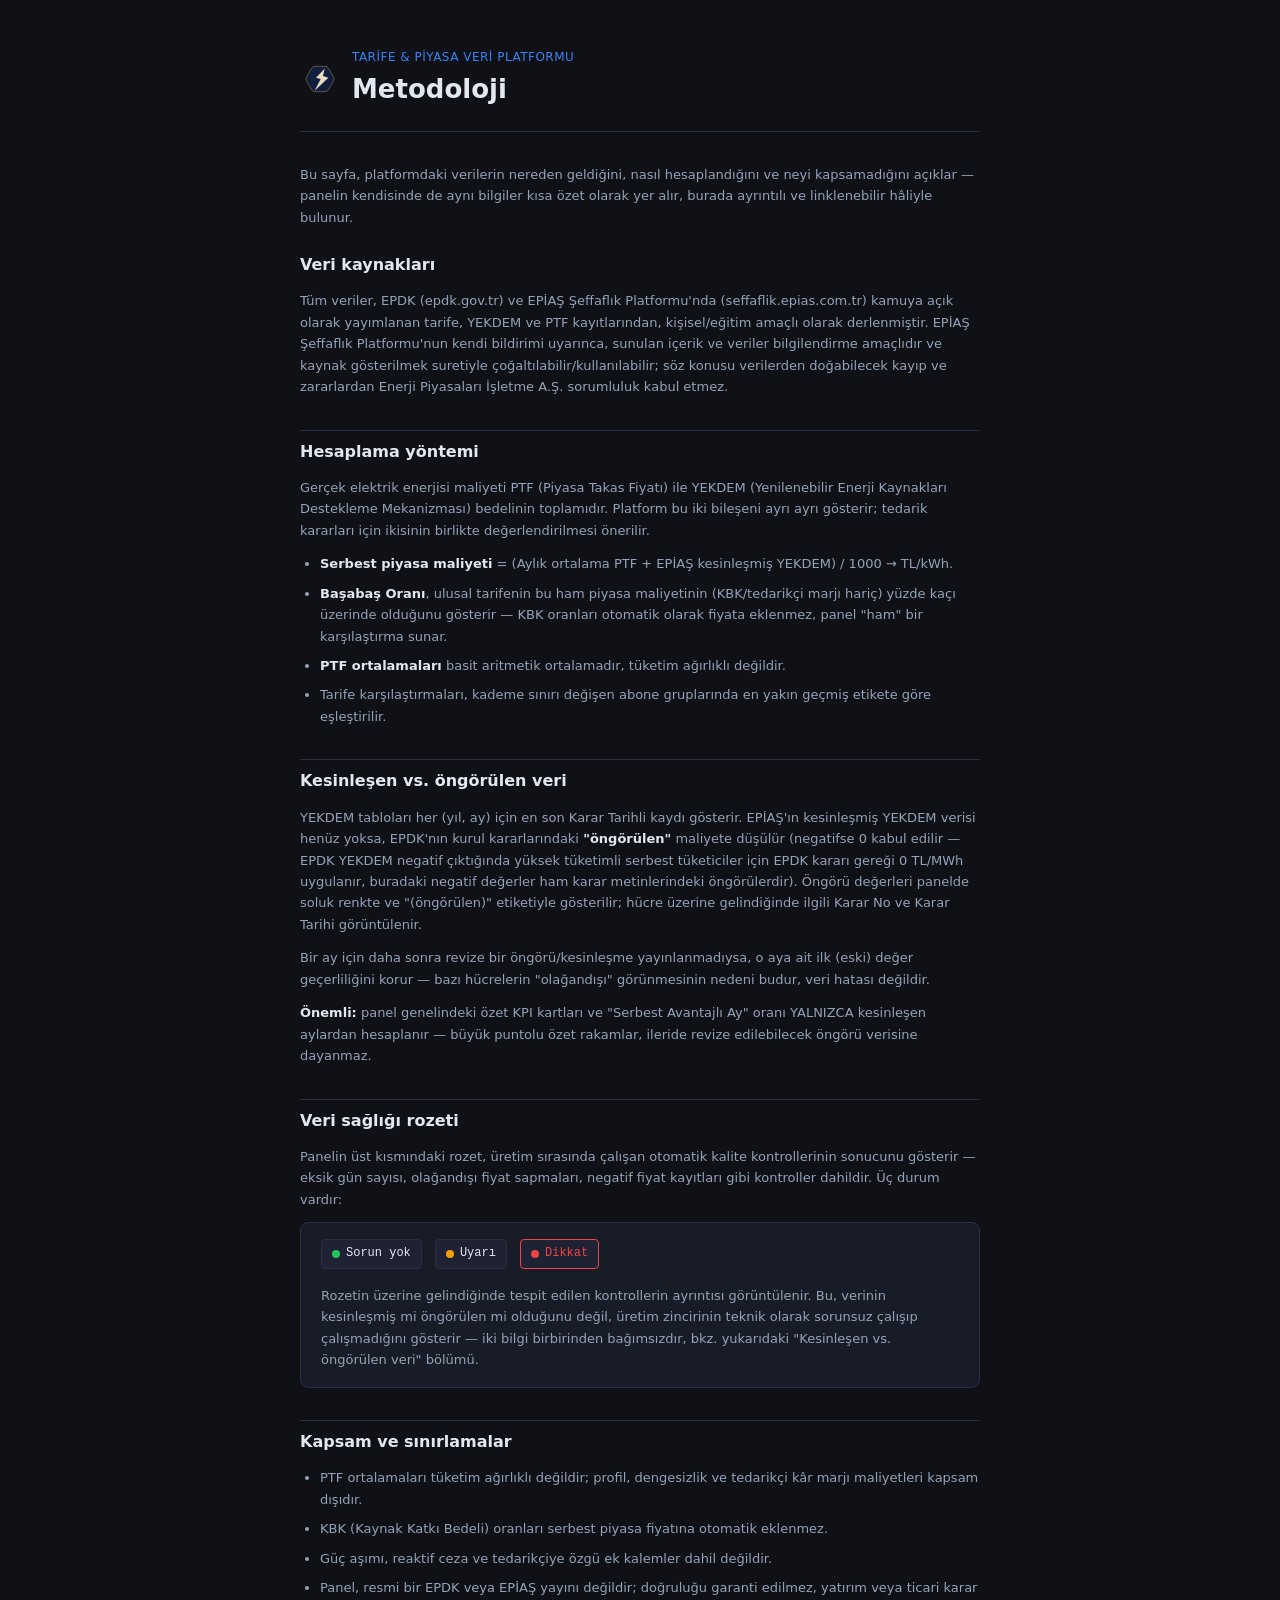
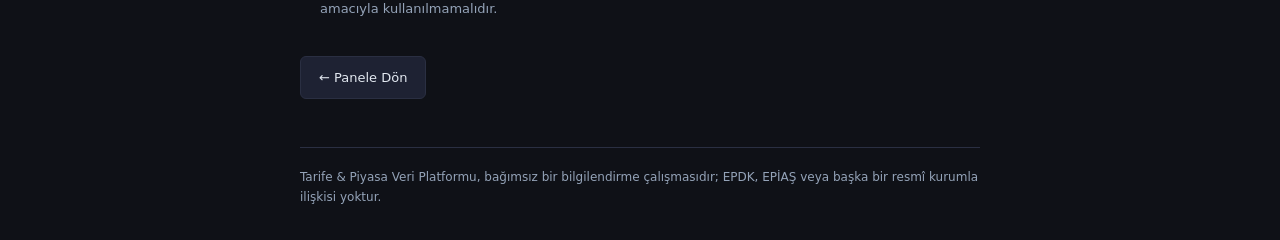
<file: metodoloji.html>
<!DOCTYPE html>
<html lang="tr">
<head>
<meta charset="UTF-8">
<meta name="viewport" content="width=device-width, initial-scale=1.0">
<title>Metodoloji — Tarife &amp; Piyasa Veri Platformu</title>
<meta name="description" content="Tarife &amp; Piyasa Veri Platformu'nun veri kaynakları, hesaplama yöntemi ve kapsam/sınırlamaları hakkında açık metodoloji sayfası.">
<!-- HTML head/footer eşitleme (bkz. KARARLAR.md K183): CSP, fatura_template.html
     ile AYNI gerekçeyle eklendi — bu sayfada da Chart.js/CDN yok, bu yüzden
     https://cdn.jsdelivr.net script-src'ye eklenmedi (en az yetki ilkesi). -->
<meta http-equiv="Content-Security-Policy" content="default-src 'self'; script-src 'self' 'unsafe-inline'; style-src 'self' 'unsafe-inline' https://fonts.googleapis.com; font-src https://fonts.gstatic.com; img-src 'self' data:; object-src 'none'; base-uri 'self'; form-action 'self'">
<link rel="icon" href="data:image/svg+xml,%3Csvg xmlns='http://www.w3.org/2000/svg' viewBox='0 0 240 240'%3E%3Cpath d='M 201.0 107.9 Q 208.0 120.0 201.0 132.1 L 171.0 184.1 Q 164.0 196.2 150.0 196.2 L 90.0 196.2 Q 76.0 196.2 69.0 184.1 L 39.0 132.1 Q 32.0 120.0 39.0 107.9 L 69.0 55.9 Q 76.0 43.8 90.0 43.8 L 150.0 43.8 Q 164.0 43.8 171.0 55.9 Z' fill='%23111e3d'/%3E%3Cpath d='M 201.0 107.9 Q 208.0 120.0 201.0 132.1 L 171.0 184.1 Q 164.0 196.2 150.0 196.2 L 90.0 196.2 Q 76.0 196.2 69.0 184.1 L 39.0 132.1 Q 32.0 120.0 39.0 107.9 L 69.0 55.9 Q 76.0 43.8 90.0 43.8 L 150.0 43.8 Q 164.0 43.8 171.0 55.9 Z' fill='none' stroke='%23b8934a' stroke-width='3'/%3E%3Cpolygon points='148,58 96,112 124,120 88,190 170,112 138,102' fill='%23e8dcc4'/%3E%3C/svg%3E">
<style>
@import url('https://fonts.googleapis.com/css2?family=IBM+Plex+Sans:wght@300;400;500;600;700&family=IBM+Plex+Mono&display=swap');
:root{--bg:#0f1117;--sur:#181c27;--sur2:#1e2233;--brd:#2a2f42;--acc:#3b82f6;--acc-light:#1e3a5f;--grn:#22c55e;--warn:#f59e0b;--txt:#e2e8f0;--mut:#94a3b8;--font:'IBM Plex Sans',system-ui,sans-serif;--mono:'IBM Plex Mono',monospace;
--fs-sm:12px;--fs-base:13px;--fs-md:14px;--fs-lg:16px;--fs-xl:19px;--fs-2xl:26px;
--sp-8:8px;--sp-12:12px;--sp-16:16px;--sp-20:20px;--sp-24:24px;--sp-32:32px;--sp-48:48px;
--r-sm:4px;--r-md:6px;--r-lg:8px;}
*{box-sizing:border-box;margin:0;padding:0}
body{background:var(--bg);color:var(--txt);font-family:var(--font);line-height:1.65;}
.wrap{max-width:720px;margin:0 auto;padding:var(--sp-48) var(--sp-20) var(--sp-32);}
header{display:flex;align-items:center;gap:var(--sp-12);margin-bottom:var(--sp-32);padding-bottom:var(--sp-20);border-bottom:1px solid var(--brd);}
.logo{flex-shrink:0;}
.baslik-grup{display:flex;flex-direction:column;}
.eyebrow{font-size:var(--fs-sm);color:var(--acc);font-weight:500;text-transform:uppercase;letter-spacing:0.5px;}
h1{font-size:var(--fs-2xl);font-weight:700;}
h2{font-size:var(--fs-lg);font-weight:600;color:var(--txt);margin:var(--sp-32) 0 var(--sp-12);padding-top:var(--sp-8);border-top:1px solid var(--brd);}
h2:first-of-type{border-top:none;padding-top:0;margin-top:var(--sp-24);}
p{font-size:var(--fs-base);color:var(--mut);margin-bottom:var(--sp-12);}
p strong{color:var(--txt);font-weight:600;}
ul{margin:0 0 var(--sp-12) var(--sp-20);color:var(--mut);font-size:var(--fs-base);}
li{margin-bottom:var(--sp-8);}
li strong{color:var(--txt);font-weight:600;}
.kart{background:var(--sur);border:1px solid var(--brd);border-radius:var(--r-lg);padding:var(--sp-16) var(--sp-20);margin-bottom:var(--sp-16);}
.durum-ornek{display:inline-flex;align-items:center;gap:6px;font-size:var(--fs-sm);font-family:var(--mono);background:var(--sur2);border:1px solid var(--brd);padding:4px 10px;border-radius:var(--r-sm);margin-right:var(--sp-8);margin-bottom:var(--sp-8);}
.nokta{width:8px;height:8px;border-radius:50%;flex-shrink:0;}
.nokta.ok{background:var(--grn);} .nokta.uyari{background:var(--warn);}
a{color:var(--acc);}
.geri-btn{display:inline-flex;align-items:center;gap:6px;background:var(--sur2);border:1px solid var(--brd);color:var(--txt);text-decoration:none;padding:10px 18px;border-radius:var(--r-md);font-size:var(--fs-base);font-weight:500;transition:border-color .15s;margin-top:var(--sp-24);}
.geri-btn:hover{border-color:var(--acc);}
footer{margin-top:var(--sp-48);padding-top:var(--sp-20);border-top:1px solid var(--brd);font-size:var(--fs-sm);color:var(--mut);}
</style>
</head>
<body>
<div class="wrap">

<header>
  <svg class="logo" width="40" height="40" viewBox="0 0 240 240">
    <path d="M 201.0 107.9 Q 208.0 120.0 201.0 132.1 L 171.0 184.1 Q 164.0 196.2 150.0 196.2 L 90.0 196.2 Q 76.0 196.2 69.0 184.1 L 39.0 132.1 Q 32.0 120.0 39.0 107.9 L 69.0 55.9 Q 76.0 43.8 90.0 43.8 L 150.0 43.8 Q 164.0 43.8 171.0 55.9 Z" fill="#111e3d"/>
    <path d="M 201.0 107.9 Q 208.0 120.0 201.0 132.1 L 171.0 184.1 Q 164.0 196.2 150.0 196.2 L 90.0 196.2 Q 76.0 196.2 69.0 184.1 L 39.0 132.1 Q 32.0 120.0 39.0 107.9 L 69.0 55.9 Q 76.0 43.8 90.0 43.8 L 150.0 43.8 Q 164.0 43.8 171.0 55.9 Z" fill="none" stroke="#b8934a" stroke-width="3"/>
    <polygon points="148,58 96,112 124,120 88,190 170,112 138,102" fill="#e8dcc4"/>
  </svg>
  <div class="baslik-grup">
    <span class="eyebrow">Tarife &amp; Piyasa Veri Platformu</span>
    <h1>Metodoloji</h1>
  </div>
</header>

<p>Bu sayfa, platformdaki verilerin nereden geldiğini, nasıl hesaplandığını ve neyi kapsamadığını açıklar — panelin kendisinde de aynı bilgiler kısa özet olarak yer alır, burada ayrıntılı ve linklenebilir hâliyle bulunur.</p>

<h2>Veri kaynakları</h2>
<p>Tüm veriler, EPDK (epdk.gov.tr) ve EPİAŞ Şeffaflık Platformu'nda (seffaflik.epias.com.tr) kamuya açık olarak yayımlanan tarife, YEKDEM ve PTF kayıtlarından, kişisel/eğitim amaçlı olarak derlenmiştir. EPİAŞ Şeffaflık Platformu'nun kendi bildirimi uyarınca, sunulan içerik ve veriler bilgilendirme amaçlıdır ve kaynak gösterilmek suretiyle çoğaltılabilir/kullanılabilir; söz konusu verilerden doğabilecek kayıp ve zararlardan Enerji Piyasaları İşletme A.Ş. sorumluluk kabul etmez.</p>

<h2>Hesaplama yöntemi</h2>
<p>Gerçek elektrik enerjisi maliyeti PTF (Piyasa Takas Fiyatı) ile YEKDEM (Yenilenebilir Enerji Kaynakları Destekleme Mekanizması) bedelinin toplamıdır. Platform bu iki bileşeni ayrı ayrı gösterir; tedarik kararları için ikisinin birlikte değerlendirilmesi önerilir.</p>
<ul>
<li><strong>Serbest piyasa maliyeti</strong> = (Aylık ortalama PTF + EPİAŞ kesinleşmiş YEKDEM) / 1000 → TL/kWh.</li>
<li><strong>Başabaş Oranı</strong>, ulusal tarifenin bu ham piyasa maliyetinin (KBK/tedarikçi marjı hariç) yüzde kaçı üzerinde olduğunu gösterir — KBK oranları otomatik olarak fiyata eklenmez, panel "ham" bir karşılaştırma sunar.</li>
<li><strong>PTF ortalamaları</strong> basit aritmetik ortalamadır, tüketim ağırlıklı değildir.</li>
<li>Tarife karşılaştırmaları, kademe sınırı değişen abone gruplarında en yakın geçmiş etikete göre eşleştirilir.</li>
</ul>

<h2>Kesinleşen vs. öngörülen veri</h2>
<p>YEKDEM tabloları her (yıl, ay) için en son Karar Tarihli kaydı gösterir. EPİAŞ'ın kesinleşmiş YEKDEM verisi henüz yoksa, EPDK'nın kurul kararlarındaki <strong>"öngörülen"</strong> maliyete düşülür (negatifse 0 kabul edilir — EPDK YEKDEM negatif çıktığında yüksek tüketimli serbest tüketiciler için EPDK kararı gereği 0 TL/MWh uygulanır, buradaki negatif değerler ham karar metinlerindeki öngörülerdir). Öngörü değerleri panelde soluk renkte ve "(öngörülen)" etiketiyle gösterilir; hücre üzerine gelindiğinde ilgili Karar No ve Karar Tarihi görüntülenir.</p>
<p>Bir ay için daha sonra revize bir öngörü/kesinleşme yayınlanmadıysa, o aya ait ilk (eski) değer geçerliliğini korur — bazı hücrelerin "olağandışı" görünmesinin nedeni budur, veri hatası değildir.</p>
<p><strong>Önemli:</strong> panel genelindeki özet KPI kartları ve "Serbest Avantajlı Ay" oranı YALNIZCA kesinleşen aylardan hesaplanır — büyük puntolu özet rakamlar, ileride revize edilebilecek öngörü verisine dayanmaz.</p>

<h2>Veri sağlığı rozeti</h2>
<p>Panelin üst kısmındaki rozet, üretim sırasında çalışan otomatik kalite kontrollerinin sonucunu gösterir — eksik gün sayısı, olağandışı fiyat sapmaları, negatif fiyat kayıtları gibi kontroller dahildir. Üç durum vardır:</p>
<div class="kart">
<span class="durum-ornek"><span class="nokta ok"></span> Sorun yok</span>
<span class="durum-ornek"><span class="nokta uyari"></span> Uyarı</span>
<span class="durum-ornek" style="border-color:#ef4444;color:#ef4444;"><span class="nokta" style="background:#ef4444;"></span> Dikkat</span>
<p style="margin:var(--sp-8) 0 0;">Rozetin üzerine gelindiğinde tespit edilen kontrollerin ayrıntısı görüntülenir. Bu, verinin kesinleşmiş mi öngörülen mi olduğunu değil, üretim zincirinin teknik olarak sorunsuz çalışıp çalışmadığını gösterir — iki bilgi birbirinden bağımsızdır, bkz. yukarıdaki "Kesinleşen vs. öngörülen veri" bölümü.</p>
</div>

<h2>Kapsam ve sınırlamalar</h2>
<ul>
<li>PTF ortalamaları tüketim ağırlıklı değildir; profil, dengesizlik ve tedarikçi kâr marjı maliyetleri kapsam dışıdır.</li>
<li>KBK (Kaynak Katkı Bedeli) oranları serbest piyasa fiyatına otomatik eklenmez.</li>
<li>Güç aşımı, reaktif ceza ve tedarikçiye özgü ek kalemler dahil değildir.</li>
<li>Panel, resmi bir EPDK veya EPİAŞ yayını değildir; doğruluğu garanti edilmez, yatırım veya ticari karar amacıyla kullanılmamalıdır.</li>
</ul>

<a class="geri-btn" id="geriLink" href="Tarife_Piyasa_Veri_Platformu.html">← Panele Dön</a>

<footer>
Tarife &amp; Piyasa Veri Platformu, bağımsız bir bilgilendirme çalışmasıdır; EPDK, EPİAŞ veya başka bir resmî kurumla ilişkisi yoktur.
</footer>

</div>
<script>
// K74 ile AYNI desen (fatura_logic.js'teki "Ana Sayfaya Dön" linki):
// offline açılışta ana panel Tarife_Piyasa_Veri_Platformu.html adını
// taşır, canlı sitede github_yayinla.py/web_yayinla_ayrik.py onu
// index.html olarak kopyalar — location.protocol ile doğru ad seçilir.
(function(){
  var link = document.getElementById("geriLink");
  if (link) link.href = (location.protocol === "file:") ? "Tarife_Piyasa_Veri_Platformu.html" : "index.html";
})();
</script>
</body>
</html>
</file>
